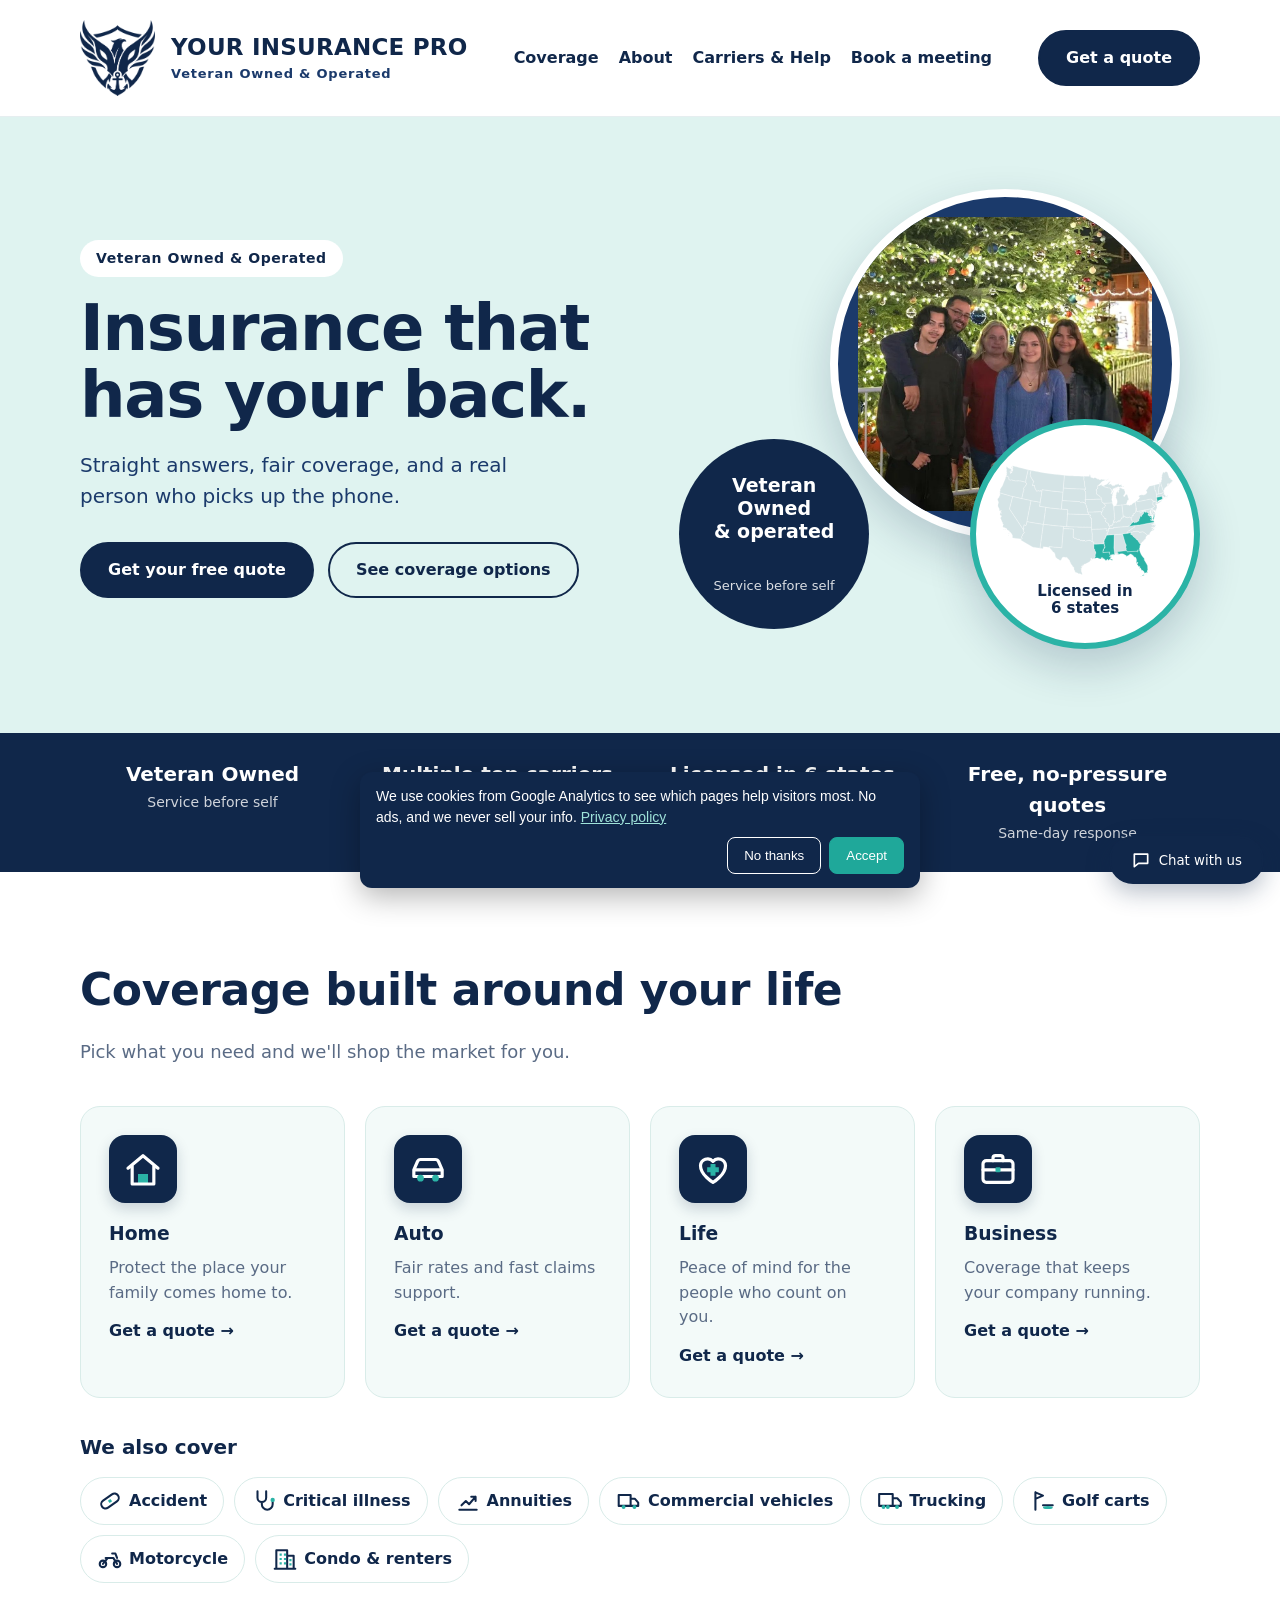
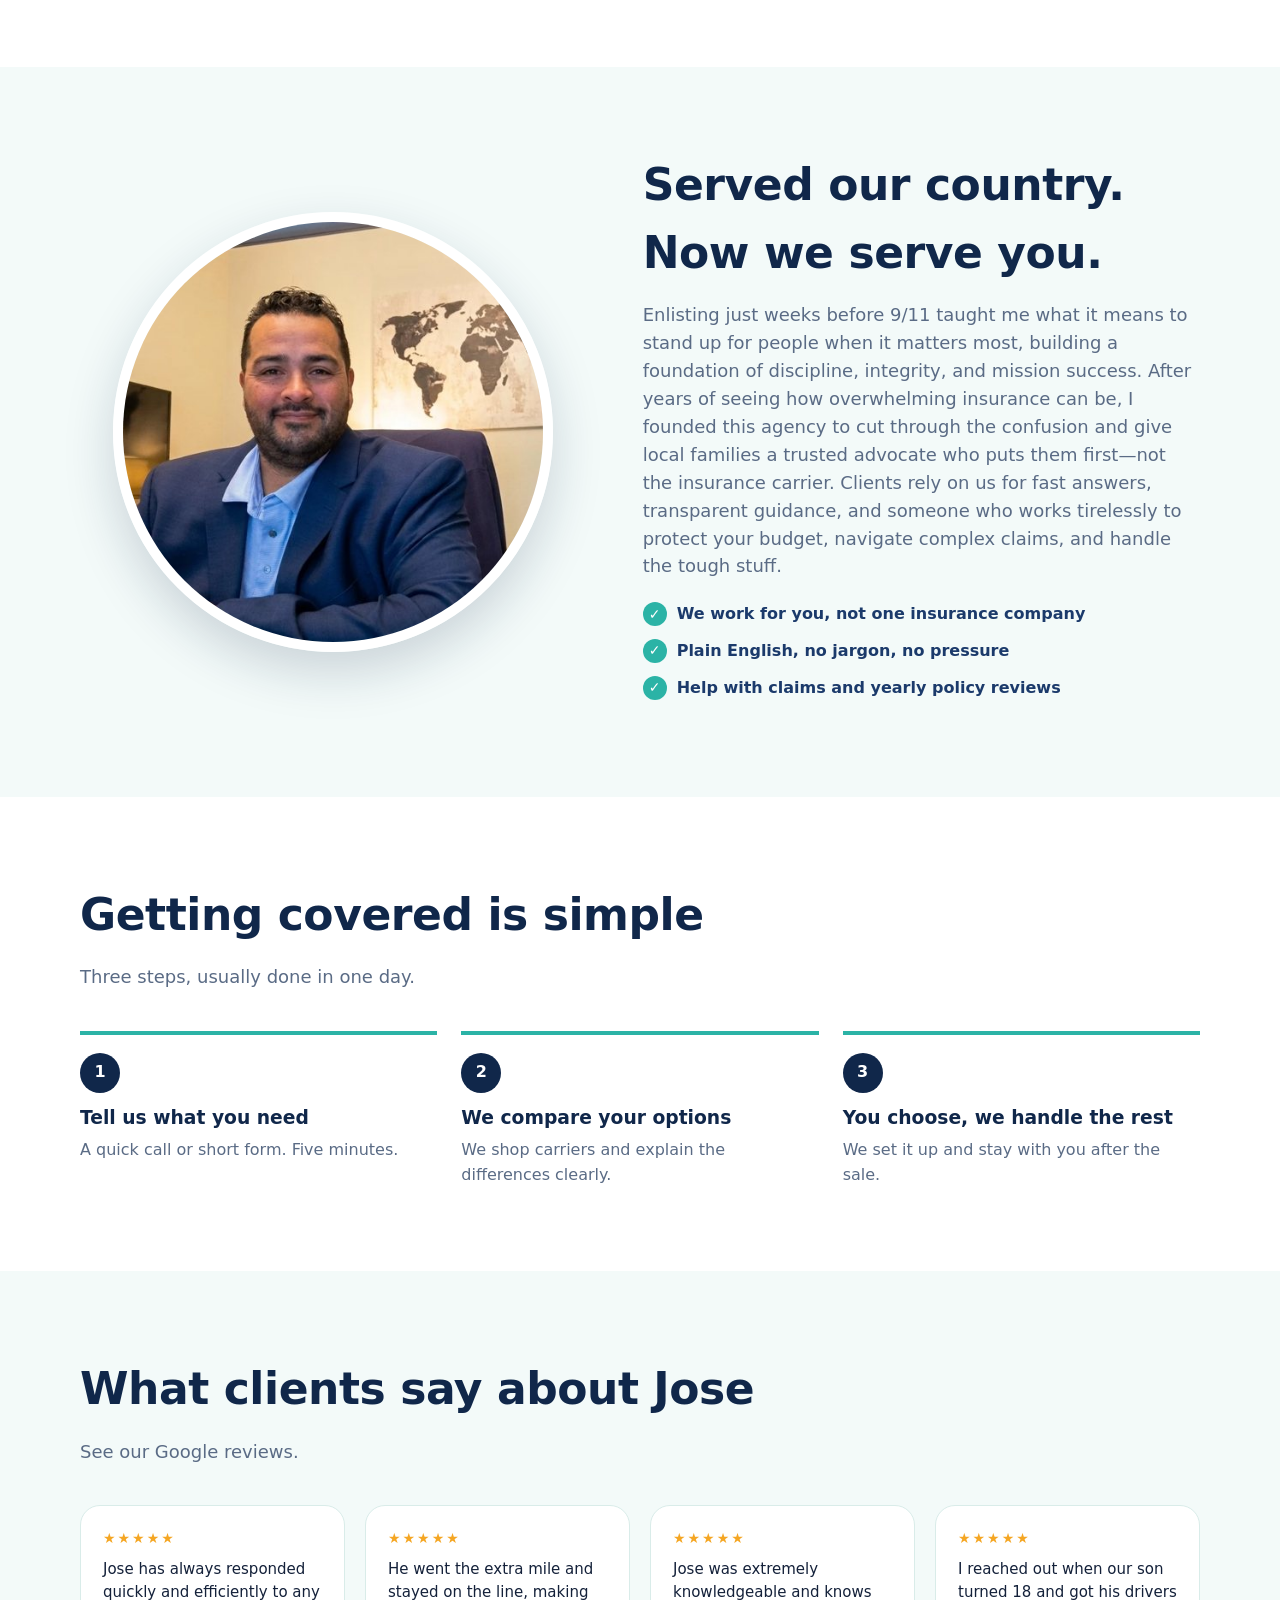
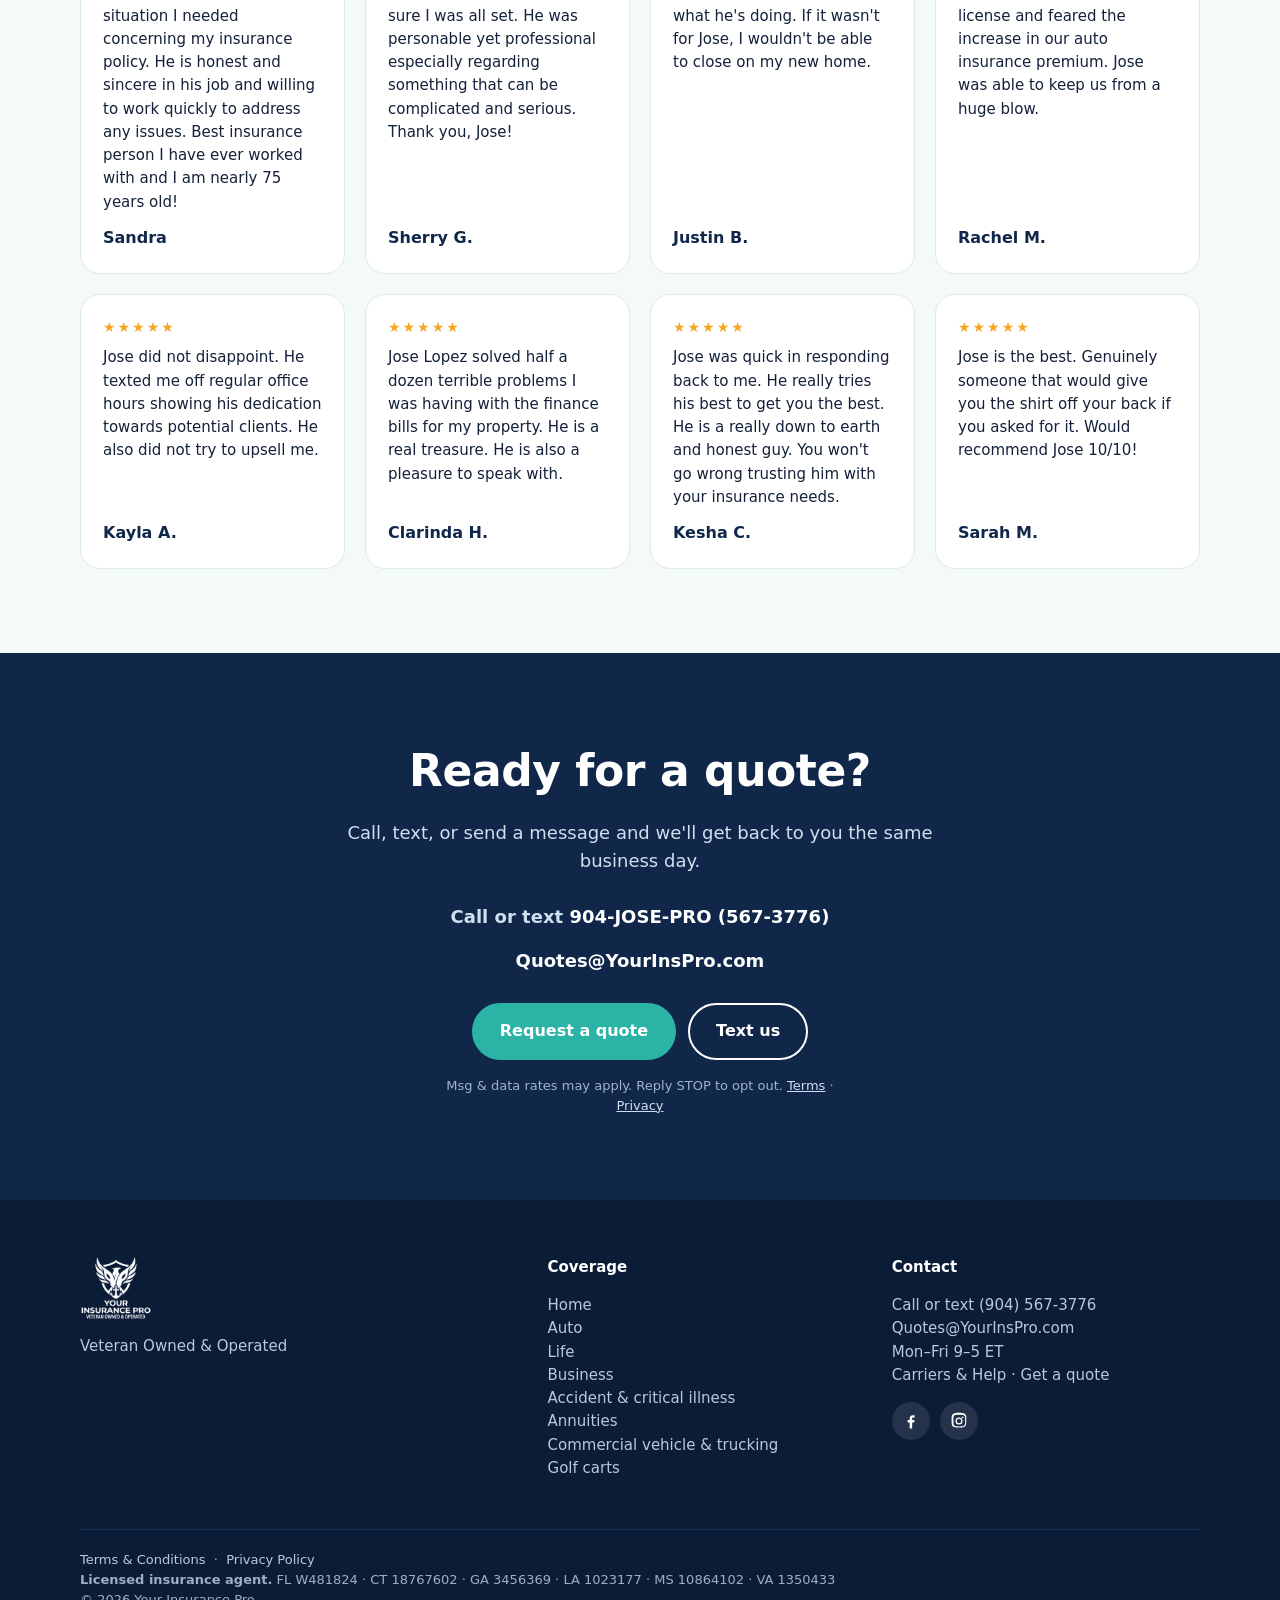
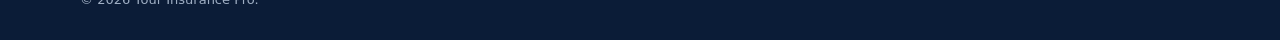
<file: index.html>
<!doctype html>
<html lang="en">
<head>
<meta charset="utf-8">
<meta http-equiv="Content-Security-Policy" content="default-src 'self'; script-src 'self' 'unsafe-inline' https://static.cloudflareinsights.com https://www.googletagmanager.com; style-src 'self' 'unsafe-inline'; img-src 'self' data: https://*.google-analytics.com https://www.googletagmanager.com; font-src 'self'; connect-src 'self' https://formsubmit.co https://script.google.com https://script.googleusercontent.com https://cloudflareinsights.com https://*.google-analytics.com https://*.analytics.google.com https://www.googletagmanager.com; form-action 'self' https://formsubmit.co; frame-src 'none'; object-src 'none'; base-uri 'self'; upgrade-insecure-requests">
<meta name="referrer" content="strict-origin-when-cross-origin">
<script>if(top!==self){try{top.location=self.location}catch(e){document.documentElement.style.display='none'}}</script>
<link rel="canonical" href="https://yourinspro.com/">
<link rel="icon" type="image/png" href="assets/emblem.png">
<link rel="apple-touch-icon" href="assets/emblem.png">
<meta property="og:type" content="website">
<meta property="og:site_name" content="Your Insurance Pro">
<meta property="og:title" content="Your Insurance Pro | Veteran-Owned Insurance">
<meta property="og:description" content="Veteran Owned &amp; Operated insurance agency. Clear advice, honest quotes, and service you can count on.">
<meta property="og:url" content="https://yourinspro.com/">
<meta property="og:image" content="https://yourinspro.com/assets/logo.png">
<meta name="twitter:card" content="summary">
<meta name="viewport" content="width=device-width, initial-scale=1">
<title>Your Insurance Pro | Veteran-Owned Insurance</title>
<meta name="description" content="Veteran Owned &amp; Operated insurance agency. Clear advice, honest quotes, and service you can count on.">
<style>
  :root{
    --navy:#10274a; --navy-2:#1b3a6b; --teal:#2bb3a6; --teal-soft:#dff3f0; --mist:#f3faf9;
    --ink:#14213a; --muted:#5a6b85; --white:#fff;
    --radius:20px; --max:1160px;
  }
  *{box-sizing:border-box} html{scroll-behavior:smooth;scroll-padding-top:136px} @media(max-width:700px){html{scroll-padding-top:100px}}
  body{margin:0;font-family:system-ui,-apple-system,"Segoe UI",Roboto,Arial,sans-serif;color:var(--ink);background:var(--white);line-height:1.55}
  img{max-width:100%;display:block}
  a{color:inherit}
  .wrap{max-width:var(--max);margin:0 auto;padding:0 20px}

  /* header */
  header{position:sticky;top:0;z-index:10;background:rgba(255,255,255,.94);backdrop-filter:blur(8px);border-bottom:1px solid #e6eef0}
  .bar{display:flex;align-items:center;justify-content:space-between;height:116px}
  .brand{display:flex;align-items:center;gap:16px;text-decoration:none;color:var(--navy);flex-shrink:0}
  .brand img{height:88px;width:auto}
  .brand-text{display:flex;flex-direction:column;line-height:1.1}
  .brand-text b{font-size:27px;font-weight:800;letter-spacing:.01em;white-space:nowrap}
  .brand-text small{font-size:13px;font-weight:600;letter-spacing:.06em;margin-top:6px;color:var(--navy-2);white-space:nowrap}
  nav ul{display:flex;gap:28px;list-style:none;margin:0;padding:0}
  nav{margin:0 28px}
  nav a{text-decoration:none;font-weight:600;color:var(--navy);white-space:nowrap} nav a:hover{color:var(--teal)}
  .btn{display:inline-block;background:var(--navy);color:#fff;padding:14px 26px;border-radius:999px;font-weight:700;text-decoration:none;border:2px solid var(--navy);transition:.2s;white-space:nowrap}
  .btn:hover{background:var(--teal);border-color:var(--teal)}
  .btn.ghost{background:transparent;color:var(--navy)} .btn.ghost:hover{background:var(--navy);color:#fff;border-color:var(--navy)}
  .actions{display:flex;gap:12px;align-items:center}
  .btn.ph{padding:12px 22px}
  .only-mobile{display:none}
  .addr:not(:empty){display:block}
  .contact-line{font-size:20px;font-weight:700}.contact-line a{text-decoration:none;color:#fff}
  .menu-btn{display:none;background:none;border:0;font-size:28px;color:var(--navy)}

  /* hero */
  .hero{background:var(--teal-soft);overflow:hidden;position:relative}
  .hero .wrap{display:grid;grid-template-columns:1.05fr 1fr;gap:40px;align-items:center;padding-top:72px;padding-bottom:84px}
  .eyebrow{display:inline-block;background:#fff;color:var(--navy);font-weight:700;font-size:14px;padding:8px 16px;border-radius:999px;letter-spacing:.04em}
  h1{font-size:clamp(38px,5.4vw,64px);line-height:1.05;margin:18px 0 18px;color:var(--navy);letter-spacing:-.02em}
  .lead{font-size:20px;color:var(--navy-2);max-width:34ch}
  .cta{display:flex;flex-wrap:wrap;gap:14px;margin-top:30px}
  .collage{position:relative;height:460px}
  .circle{position:absolute;border-radius:50%;overflow:hidden;display:grid;place-items:center;text-align:center;color:#fff;font-weight:700;padding:20px}
  .c1{width:350px;height:350px;right:20px;top:0;background:var(--navy-2);border:8px solid #fff;box-shadow:0 18px 44px rgba(16,39,74,.2)}
  .c1 img{width:100%;height:100%;object-fit:cover}
  .c1:has(.emb){background:#fff}
  .c1 .emb{width:78%;height:78%;object-fit:contain}
  .c1.has-photo{background:var(--navy-2)}
  .c2{width:190px;height:190px;left:6px;bottom:20px;background:var(--navy);line-height:1.2;font-size:19px}
  .c3{width:230px;height:230px;right:0;bottom:0;background:#fff;color:var(--navy);border:6px solid var(--teal);flex-direction:column;padding:26px 18px 14px;box-shadow:0 18px 44px rgba(16,39,74,.2);display:flex;align-items:center;justify-content:center;gap:6px}
  .c3 .map{width:100%;height:auto}
  .c3 span{font-size:15px;line-height:1.15;font-weight:800}
  .circle small{display:block;font-weight:500;opacity:.85;font-size:13px;margin-top:6px}
  /* PHOTO SLOTS: replace background with  url(assets/yourphoto.jpg) center/cover */

  /* trust strip */
  .trust{background:var(--navy);color:#fff}
  .trust .wrap{display:grid;grid-template-columns:repeat(4,1fr);gap:20px;padding-top:26px;padding-bottom:26px;text-align:center}
  .trust b{display:block;font-size:20px}
  .trust span{opacity:.8;font-size:14px}

  section{padding:84px 0}
  h2{font-size:clamp(30px,3.6vw,44px);color:var(--navy);margin:0 0 14px;letter-spacing:-.01em}
  .sub{color:var(--muted);font-size:18px;max-width:60ch;margin:0 0 40px}

  /* services */
  .cards{display:grid;grid-template-columns:repeat(4,1fr);gap:20px}
  .more-h{margin:34px 0 14px;color:var(--navy);font-size:20px}
  .chips{display:flex;flex-wrap:wrap;gap:10px}
  .chips a{display:inline-flex;align-items:center;gap:6px;padding:10px 16px;border-radius:999px;background:#fff;border:1px solid #d9ece9;color:var(--navy);font-weight:700;text-decoration:none;white-space:nowrap}
  .chips a:hover{border-color:var(--teal);color:var(--teal)}
  .card{background:var(--mist);border:1px solid #d9ece9;border-radius:var(--radius);padding:28px;transition:.2s}
  .card:hover{transform:translateY(-4px);box-shadow:0 14px 30px rgba(16,39,74,.1)}
  .ico{width:68px;height:68px;border-radius:16px;background:var(--navy);color:#fff;display:grid;place-items:center;margin-bottom:16px;box-shadow:0 6px 14px rgba(16,39,74,.18)}
  .ico svg{width:40px;height:40px}
  .chips .ci{width:26px;height:26px;color:var(--navy);flex:none}
  .chips a:hover .ci{color:var(--teal)}
  .card h3{margin:0 0 8px;color:var(--navy)} .card p{margin:0 0 14px;color:var(--muted)}
  .card a{font-weight:700;color:var(--navy);text-decoration:none} .card a:hover{color:var(--teal)}

  /* story */
  .story{background:var(--mist)}
  .story .wrap{display:grid;grid-template-columns:1fr 1.1fr;gap:56px;align-items:center}
  .portrait{aspect-ratio:1;border-radius:50%;overflow:hidden;max-width:440px;margin:0 auto;width:100%;border:10px solid #fff;box-shadow:0 20px 50px rgba(16,39,74,.18)}
  .portrait img{width:100%;height:100%;object-fit:cover}
  .checks{list-style:none;padding:0;margin:22px 0 0}
  .checks li{padding-left:34px;position:relative;margin:12px 0;color:var(--navy-2);font-weight:600}
  .checks li:before{content:"✓";position:absolute;left:0;top:0;width:24px;height:24px;border-radius:50%;background:var(--teal);color:#fff;display:grid;place-items:center;font-size:14px}

  /* steps */
  .steps{display:grid;grid-template-columns:repeat(3,1fr);gap:24px;counter-reset:s}
  .step{border-top:4px solid var(--teal);padding-top:18px}
  .step:before{counter-increment:s;content:counter(s);display:inline-grid;place-items:center;width:40px;height:40px;border-radius:50%;background:var(--navy);color:#fff;font-weight:800;margin-bottom:10px}
  .step h3{margin:0 0 6px;color:var(--navy)} .step p{margin:0;color:var(--muted)}

  /* quote band */
  .band{background:var(--navy);color:#fff;text-align:center}
  .band h2{color:#fff} .band p{color:#cfe0ef;max-width:52ch;margin:0 auto 28px;font-size:18px}
  .band .btn{background:var(--teal);border-color:var(--teal)} .band .btn:hover{background:#fff;color:var(--navy);border-color:#fff}
  .cta-row{display:flex;gap:12px;justify-content:center;flex-wrap:wrap}
  .band .btn.text-us{background:transparent;border-color:#fff;color:#fff} .band .btn.text-us:hover{background:#fff;color:var(--navy)}
  .band .sms-note{font-size:13px;margin:16px auto 0;color:#9fb3cc} .band .sms-note a{color:#cfe0ef}

  footer{background:#0b1c37;color:#b9c8dc;padding:56px 0 30px;font-size:15px}
  footer .grid{display:grid;grid-template-columns:1.4fr 1fr 1fr;gap:36px}
  footer img{height:64px;filter:brightness(0) invert(1);margin-bottom:12px}
  footer h4{color:#fff;margin:0 0 10px} footer a{text-decoration:none} footer a:hover{color:#fff}
  .social{display:flex;gap:10px;margin-top:14px}
  .social a{width:38px;height:38px;border-radius:50%;background:rgba(255,255,255,.1);display:flex;align-items:center;justify-content:center;transition:.2s}
  .social a[hidden]{display:none} .social a:hover{background:var(--teal)} .social svg{width:18px;height:18px;fill:#fff}
  .reviews{background:var(--mist)}
  .reviews .stars{color:#f5a623;letter-spacing:2px}
  .quotes{display:grid;grid-template-columns:repeat(4,1fr);gap:20px;margin-top:28px}
  .quotes figure{margin:0;background:#fff;border:1px solid #d9ece9;border-radius:var(--radius);padding:22px;display:flex;flex-direction:column}
  .quotes figure::before{content:"★★★★★";color:#f5a623;letter-spacing:2px;font-size:14px;margin-bottom:8px}
  .quotes blockquote{margin:0 0 12px;color:var(--ink);font-size:15px;flex:1}
  .quotes figcaption{font-weight:700;color:var(--navy)}
  @media(max-width:1100px){.quotes{grid-template-columns:repeat(2,1fr)}}
  @media(max-width:560px){.quotes{grid-template-columns:1fr}}
  .legal a{color:#dbe7f5}
  .legal{border-top:1px solid #1d3558;margin-top:34px;padding-top:20px;font-size:13px;opacity:.85}

  @media(max-width:1400px){nav ul{gap:20px} nav{margin:0 20px} .brand-text b{font-size:23px} .brand img{height:76px}}
  @media(max-width:1100px){nav ul{gap:16px} nav{margin:0 14px} nav a{white-space:nowrap;font-size:15px} .brand img{height:68px} .brand{gap:10px} .brand-text b{font-size:21px} .brand-text small{font-size:11px} .actions{gap:8px} .bar .btn{padding:10px 16px;font-size:14px}}
  @media(max-width:1560px){nav li.opt{display:none}}
  @media(max-width:900px){
    .hero .wrap,.story .wrap{grid-template-columns:1fr} .collage{height:380px}
    .cards{grid-template-columns:1fr 1fr} .steps{grid-template-columns:1fr} .trust .wrap{grid-template-columns:1fr 1fr}
    footer .grid{grid-template-columns:1fr} nav{display:none} .menu-btn{display:block}
  }
  @media(max-width:700px){.ph{display:none}.only-mobile{display:inline-block}.bar{height:84px}.brand img{height:62px}.brand{gap:10px}.brand-text b{font-size:17px}.brand-text small{font-size:9px;letter-spacing:.03em}.bar .btn{padding:10px 16px;font-size:14px}}
  @media(max-width:560px){.cards{grid-template-columns:1fr} .collage{height:420px} .c1{width:270px;height:270px;right:0} .c2{width:150px;height:150px;font-size:15px;bottom:10px} .c3{width:190px;height:190px;padding:20px 14px 10px} .c3 span{font-size:13px}}
</style>
</head>
<body>

<header>
  <div class="wrap bar">
    <a class="brand" href="#top" aria-label="Your Insurance Pro, Veteran Owned &amp; Operated, home">
      <img src="assets/emblem.png" alt="">
      <span class="brand-text"><b>YOUR INSURANCE PRO</b><small>Veteran Owned &amp; Operated</small></span>
    </a>
    <nav aria-label="Main"><ul>
      <li><a href="#services">Coverage</a></li>
      <li><a href="#about">About</a></li>
      <li class="opt"><a href="#process">How it works</a></li>
      <li class="opt"><a href="#contact">Contact</a></li>
      <li><a href="carriers.html">Carriers &amp; Help</a></li>
      <li><a href="book/">Book a meeting</a></li>
    </ul></nav>
    <div class="actions">
      <a class="btn" href="quote.html">Get a quote</a>
    </div>
  </div>
</header>

<main id="top">
  <section class="hero" style="padding:0">
    <div class="wrap">
      <div>
        <span class="eyebrow">Veteran Owned &amp; Operated</span>
        <h1 data-c="hero_headline">Insurance that has your back.</h1>
        <p class="lead" data-c="hero_lead">Straight answers, fair coverage, and a real person who picks up the phone.</p>
        <div class="cta">
          <a class="btn" href="quote.html">Get your free quote</a>
          <a class="btn ghost" href="#services">See coverage options</a>
          <a class="btn ghost only-mobile" href="carriers.html">Carriers &amp; Help</a>
        </div>
      </div>
      <div class="collage">
        <div class="circle c1"><img class="emb" data-c-src="hero_photo" data-c-focus="hero_focus" src="assets/emblem.png" alt="Your Insurance Pro emblem"></div>
        <div class="circle c2">Veteran Owned<br>&amp; operated<small>Service before self</small></div>
        <div class="circle c3"><img class="map" src="assets/licensed-map.svg" alt="Map of the United States with Florida, Georgia, Louisiana, Mississippi, Virginia and Connecticut highlighted"><span>Licensed in<br>6 states</span></div>
      </div>
    </div>
  </section>

  <div class="trust"><div class="wrap">
    <div><b>Veteran Owned</b><span>Service before self</span></div>
    <div><b data-c="carriers">Multiple top carriers</b><span data-c="carriers_note">Home, auto, life &amp; business carriers</span></div>
    <div><b>Licensed in 6 states</b><span>FL · GA · LA · MS · VA · CT</span></div>
    <div><b>Free, no-pressure quotes</b><span>Same-day response</span></div>
  </div></div>

  <section id="services"><div class="wrap">
    <h2>Coverage built around your life</h2>
    <p class="sub">Pick what you need and we'll shop the market for you.</p>
    <div class="cards">
      <div class="card"><div class="ico"><svg class="i" viewBox="0 0 24 24" aria-hidden="true"><path fill="#2bb3a6" d="M9 21v-6h6v6z"/><path fill="none" stroke="currentColor" stroke-width="1.9" stroke-linecap="round" stroke-linejoin="round" d="M3 11.5 12 4l9 7.5M5.5 9.5V21h13V9.5"/></svg></div><h3>Home</h3><p>Protect the place your family comes home to.</p><a href="quote.html">Get a quote →</a></div>
      <div class="card"><div class="ico"><svg class="i" viewBox="0 0 24 24" aria-hidden="true"><path fill="none" stroke="currentColor" stroke-width="1.9" stroke-linecap="round" stroke-linejoin="round" d="M3.5 16.5v-4l2.2-5A2 2 0 0 1 7.5 6.3h9a2 2 0 0 1 1.8 1.2l2.2 5v4H3.5zM3.5 12.5h17"/><circle fill="#2bb3a6" cx="7.5" cy="17.5" r="2"/><circle fill="#2bb3a6" cx="16.5" cy="17.5" r="2"/></svg></div><h3>Auto</h3><p>Fair rates and fast claims support.</p><a href="quote.html">Get a quote →</a></div>
      <div class="card"><div class="ico"><svg class="i" viewBox="0 0 24 24" aria-hidden="true"><path fill="none" stroke="currentColor" stroke-width="1.9" stroke-linecap="round" stroke-linejoin="round" d="M12 20s-7.5-4.4-7.5-10A4.3 4.3 0 0 1 12 7.4 4.3 4.3 0 0 1 19.5 10c0 5.6-7.5 10-7.5 10z"/><path fill="#2bb3a6" d="M10.5 9.5h3v2h2v3h-2v2h-3v-2h-2v-3h2z" transform="translate(0 -.5) scale(1)"/></svg></div><h3>Life</h3><p>Peace of mind for the people who count on you.</p><a href="quote.html#life">Get a quote →</a></div>
      <div class="card"><div class="ico"><svg class="i" viewBox="0 0 24 24" aria-hidden="true"><rect fill="none" stroke="currentColor" stroke-width="1.9" stroke-linecap="round" stroke-linejoin="round" x="3" y="7" width="18" height="13" rx="2"/><path fill="none" stroke="currentColor" stroke-width="1.9" stroke-linecap="round" stroke-linejoin="round" d="M9 7V5.5A1.5 1.5 0 0 1 10.5 4h3A1.5 1.5 0 0 1 15 5.5V7M3 12.5h18"/><rect fill="#2bb3a6" x="10.5" y="11" width="3" height="3" rx=".6"/></svg></div><h3>Business</h3><p>Coverage that keeps your company running.</p><a href="quote.html">Get a quote →</a></div>
    </div>
    <h3 class="more-h">We also cover</h3>
    <div class="chips">
      <a href="quote.html"><svg class="ci" viewBox="0 0 24 24" aria-hidden="true"><rect fill="none" stroke="currentColor" stroke-width="1.9" stroke-linecap="round" stroke-linejoin="round" x="3" y="8" width="18" height="8" rx="4" transform="rotate(-35 12 12)"/><path fill="#2bb3a6" d="M10.6 10.6h2.8v2.8h-2.8z" transform="rotate(-35 12 12)"/></svg>Accident</a>
      <a href="quote.html"><svg class="ci" viewBox="0 0 24 24" aria-hidden="true"><path fill="none" stroke="currentColor" stroke-width="1.9" stroke-linecap="round" stroke-linejoin="round" d="M6 3v6a4 4 0 0 0 8 0V3M10 13v2a5 5 0 0 0 10 0v-2"/><circle fill="#2bb3a6" cx="20" cy="11" r="2"/></svg>Critical illness</a>
      <a href="quote.html"><svg class="ci" viewBox="0 0 24 24" aria-hidden="true"><path fill="none" stroke="currentColor" stroke-width="1.9" stroke-linecap="round" stroke-linejoin="round" d="M4 20h16M6 16l4-4 3 3 6-7M15 8h4v4"/></svg>Annuities</a>
      <a href="quote.html"><svg class="ci" viewBox="0 0 24 24" aria-hidden="true"><path fill="none" stroke="currentColor" stroke-width="1.9" stroke-linecap="round" stroke-linejoin="round" d="M2.5 6.5h11v10h-11zM13.5 10h4l3 3.5v3h-7"/><circle fill="#2bb3a6" cx="7" cy="17.5" r="1.8"/><circle fill="#2bb3a6" cx="17" cy="17.5" r="1.8"/></svg>Commercial vehicles</a>
      <a href="quote.html"><svg class="ci" viewBox="0 0 24 24" aria-hidden="true"><path fill="none" stroke="currentColor" stroke-width="1.9" stroke-linecap="round" stroke-linejoin="round" d="M2 5.5h12.5v11H2zM14.5 9.5h4.2L22 13v3.5h-7.5"/><circle fill="#2bb3a6" cx="6" cy="17.5" r="1.8"/><circle fill="#2bb3a6" cx="10" cy="17.5" r="1.8"/><circle fill="#2bb3a6" cx="18.5" cy="17.5" r="1.8"/></svg>Trucking</a>
      <a href="quote.html"><svg class="ci" viewBox="0 0 24 24" aria-hidden="true"><path fill="none" stroke="currentColor" stroke-width="1.9" stroke-linecap="round" stroke-linejoin="round" d="M5 4v16M5 4l7 3-7 3"/><path fill="none" stroke="currentColor" stroke-width="1.9" stroke-linecap="round" stroke-linejoin="round" d="M12 16h9"/><ellipse fill="#2bb3a6" cx="16.5" cy="18" rx="4.5" ry="1.4"/></svg>Golf carts</a>
      <a href="quote.html"><svg class="ci" viewBox="0 0 24 24" aria-hidden="true"><circle fill="none" stroke="currentColor" stroke-width="1.9" stroke-linecap="round" stroke-linejoin="round" cx="5.5" cy="16.5" r="3"/><circle fill="none" stroke="currentColor" stroke-width="1.9" stroke-linecap="round" stroke-linejoin="round" cx="18.5" cy="16.5" r="3"/><path fill="none" stroke="currentColor" stroke-width="1.9" stroke-linecap="round" stroke-linejoin="round" d="M5.5 16.5 10 11h5l3.5 5.5M14 7h3l1.5 4M8 11h6"/></svg>Motorcycle</a>
      <a href="quote.html"><svg class="ci" viewBox="0 0 24 24" aria-hidden="true"><path fill="none" stroke="currentColor" stroke-width="1.9" stroke-linecap="round" stroke-linejoin="round" d="M4 21V4h10v17M14 9h6v12M2.5 21h19"/><path fill="#2bb3a6" d="M7 7h2v2H7zm4 0h2v2h-2zM7 11h2v2H7zm4 0h2v2h-2zM7 15h2v2H7zm4 0h2v2h-2zm5-3h2v2h-2zm0 4h2v2h-2z"/></svg>Condo &amp; renters</a>
    </div>
  </div></section>

  <section class="story" id="about"><div class="wrap">
    <div class="portrait"><img data-c-src="portrait_photo" data-c-focus="portrait_focus" src="assets/portrait.jpg" alt="Owner of Your Insurance Pro, veteran and licensed insurance agent" style="object-position:41% 50%"></div>
    <div>
      <h2 data-c="story_title">Served our country. Now we serve you.</h2>
      <p class="sub" style="margin-bottom:0" data-c="story_text">Enlisting just weeks before 9/11 taught me what it means to stand up for people when it matters most, building a foundation of discipline, integrity, and mission success. After years of seeing how overwhelming insurance can be, I founded this agency to cut through the confusion and give local families a trusted advocate who puts them first—not the insurance carrier. Clients rely on us for fast answers, transparent guidance, and someone who works tirelessly to protect your budget, navigate complex claims, and handle the tough stuff.</p>
      <ul class="checks">
        <li>We work for you, not one insurance company</li>
        <li>Plain English, no jargon, no pressure</li>
        <li>Help with claims and yearly policy reviews</li>
      </ul>
    </div>
  </div></section>

  <section id="process"><div class="wrap">
    <h2>Getting covered is simple</h2>
    <p class="sub">Three steps, usually done in one day.</p>
    <div class="steps">
      <div class="step"><h3>Tell us what you need</h3><p>A quick call or short form. Five minutes.</p></div>
      <div class="step"><h3>We compare your options</h3><p>We shop carriers and explain the differences clearly.</p></div>
      <div class="step"><h3>You choose, we handle the rest</h3><p>We set it up and stay with you after the sale.</p></div>
    </div>
  </div></section>

  <section class="reviews" id="reviews"><div class="wrap">
    <h2>What clients say about Jose</h2>
    <p class="sub">See our Google reviews.</p>
    <div class="quotes">
      <figure><blockquote>Jose has always responded quickly and efficiently to any situation I needed concerning my insurance policy. He is honest and sincere in his job and willing to work quickly to address any issues. Best insurance person I have ever worked with and I am nearly 75 years old!</blockquote><figcaption>Sandra</figcaption></figure>
      <figure><blockquote>He went the extra mile and stayed on the line, making sure I was all set. He was personable yet professional especially regarding something that can be complicated and serious. Thank you, Jose!</blockquote><figcaption>Sherry G.</figcaption></figure>
      <figure><blockquote>Jose was extremely knowledgeable and knows what he's doing. If it wasn't for Jose, I wouldn't be able to close on my new home.</blockquote><figcaption>Justin B.</figcaption></figure>
      <figure><blockquote>I reached out when our son turned 18 and got his drivers license and feared the increase in our auto insurance premium. Jose was able to keep us from a huge blow.</blockquote><figcaption>Rachel M.</figcaption></figure>
      <figure><blockquote>Jose did not disappoint. He texted me off regular office hours showing his dedication towards potential clients. He also did not try to upsell me.</blockquote><figcaption>Kayla A.</figcaption></figure>
      <figure><blockquote>Jose Lopez solved half a dozen terrible problems I was having with the finance bills for my property. He is a real treasure. He is also a pleasure to speak with.</blockquote><figcaption>Clarinda H.</figcaption></figure>
      <figure><blockquote>Jose was quick in responding back to me. He really tries his best to get you the best. He is a really down to earth and honest guy. You won't go wrong trusting him with your insurance needs.</blockquote><figcaption>Kesha C.</figcaption></figure>
      <figure><blockquote>Jose is the best. Genuinely someone that would give you the shirt off your back if you asked for it. Would recommend Jose 10/10!</blockquote><figcaption>Sarah M.</figcaption></figure>
    </div>
  </div></section>

  <section class="band" id="contact"><div class="wrap">
    <h2>Ready for a quote?</h2>
    <p>Call, text, or send a message and we'll get back to you the same business day.</p>
    <p class="contact-line">Call or text <a data-c-tel="phone" href="tel:9045673776">904-JOSE-PRO (567-3776)</a></p>
    <p class="contact-line" style="margin-top:-12px"><a data-c-mailto="quote_email" data-c="quote_email" href="mailto:Quotes@YourInsPro.com">Quotes@YourInsPro.com</a></p>
    <div class="cta-row"><a class="btn" href="quote.html">Request a quote</a> <a class="btn text-us" href="sms:+19045673776">Text us</a></div>
    <p class="sms-note">Msg &amp; data rates may apply. Reply STOP to opt out. <a href="terms.html">Terms</a> · <a href="privacy.html">Privacy</a></p>
  </div></section>
</main>

<footer><div class="wrap">
  <div class="grid">
    <div><img src="assets/logo.png" alt=""><p>Veteran Owned &amp; Operated<span class="addr" data-c="address"></span></p></div>
    <div><h4>Coverage</h4><p><a href="#services">Home</a><br><a href="#services">Auto</a><br><a href="quote.html#life">Life</a><br><a href="quote.html#request">Business</a><br><a href="#services">Accident &amp; critical illness</a><br><a href="#services">Annuities</a><br><a href="#services">Commercial vehicle &amp; trucking</a><br><a href="#services">Golf carts</a></p></div>
    <div><h4>Contact</h4><p>Call or text <span data-c="phone">(904) 567-3776</span><br><span data-c="quote_email">Quotes@YourInsPro.com</span><br><span data-c="hours">Mon–Fri 9–5 ET</span><br><a href="carriers.html">Carriers &amp; Help</a> · <a href="quote.html">Get a quote</a></p>
      <div class="social" aria-label="Follow Your Insurance Pro">
        <a data-c-social="facebook_url" href="https://www.facebook.com/YourInsuranceProLLC" target="_blank" rel="noopener" aria-label="Facebook"><svg viewBox="0 0 24 24"><path d="M13.5 22v-8h2.7l.4-3.2h-3.1V8.8c0-.9.3-1.5 1.6-1.5h1.7V4.4c-.3 0-1.3-.1-2.5-.1-2.4 0-4.1 1.5-4.1 4.2v2.3H7.5V14h2.7v8h3.3z"/></svg></a>
        <a data-c-social="instagram_url" href="" target="_blank" rel="noopener" aria-label="Instagram" hidden><svg viewBox="0 0 24 24"><path d="M12 7.3A4.7 4.7 0 1 0 12 16.7 4.7 4.7 0 0 0 12 7.3zm0 7.7a3 3 0 1 1 0-6 3 3 0 0 1 0 6zm4.9-8.9a1.1 1.1 0 1 0 0 2.2 1.1 1.1 0 0 0 0-2.2zM21.9 7.1c-.1-1.6-.4-3-1.6-4.2S17.5 1.3 15.9 1.2C14.3 1.1 9.7 1.1 8.1 1.2 6.5 1.3 5.1 1.6 3.9 2.8S2.3 5.5 2.2 7.1c-.1 1.6-.1 6.2 0 7.8.1 1.6.4 3 1.6 4.2s2.6 1.5 4.2 1.6c1.6.1 6.2.1 7.8 0 1.6-.1 3-.4 4.2-1.6s1.5-2.6 1.6-4.2c.1-1.6.1-6.2 0-7.8zM19.8 17a3.2 3.2 0 0 1-1.8 1.8c-1.3.5-4.2.4-5.6.4s-4.3.1-5.6-.4A3.2 3.2 0 0 1 5 17c-.5-1.3-.4-4.2-.4-5.6s-.1-4.3.4-5.6A3.2 3.2 0 0 1 6.8 4c1.3-.5 4.2-.4 5.6-.4s4.3-.1 5.6.4a3.2 3.2 0 0 1 1.8 1.8c.5 1.3.4 4.2.4 5.6s.1 4.3-.4 5.6z"/></svg></a>
        <a data-c-social="linkedin_url" href="" target="_blank" rel="noopener" aria-label="LinkedIn" hidden><svg viewBox="0 0 24 24"><path d="M20.4 20.5h-3.6v-5.6c0-1.3 0-3-1.8-3s-2.1 1.4-2.1 2.9v5.7H9.3V9h3.4v1.6h.1c.5-.9 1.6-1.8 3.4-1.8 3.6 0 4.3 2.4 4.3 5.5v6.2zM5.3 7.4a2.1 2.1 0 1 1 0-4.2 2.1 2.1 0 0 1 0 4.2zM7.1 20.5H3.5V9h3.6v11.5zM22.2 0H1.8C.8 0 0 .8 0 1.7v20.6c0 .9.8 1.7 1.8 1.7h20.4c1 0 1.8-.8 1.8-1.7V1.7C24 .8 23.2 0 22.2 0z"/></svg></a>
      </div>
    </div>
  </div>
  <div class="legal"><a href="terms.html">Terms &amp; Conditions</a> &nbsp;·&nbsp; <a href="privacy.html">Privacy Policy</a><br><b>Licensed insurance agent.</b> FL W481824 · CT 18767602 · GA 3456369 · LA 1023177 · MS 10864102 · VA 1350433<br>© 2026 Your Insurance Pro.</div>
</div></footer>

<script>
/* Fills the page from content/site.json (edited through the Pages CMS editor).
   Anything left empty keeps the text already written in the page. */
function applyContent(c){
  var q=function(sel,fn){document.querySelectorAll(sel).forEach(fn)};
  q('[data-c]',function(e){var v=c[e.dataset.c];if(v)e.textContent=v});
  q('[data-c-src]',function(e){var v=c[e.dataset.cSrc];if(v&&!/^[a-z][a-z0-9+.-]*:/i.test(String(v))){e.src=v;e.classList.remove('emb');if(e.parentNode)e.parentNode.classList.add('has-photo')}});
  q('[data-c-focus]',function(e){var v=c[e.dataset.cFocus];if(v)e.style.objectPosition=v});
  var safe=function(v){v=String(v||'').trim();return /^(https:|tel:|sms:|mailto:)/i.test(v)?v:''};
  q('[data-c-href]',function(e){var v=safe(c[e.dataset.cHref]);if(v)e.href=v});
  q('[data-c-mailto]',function(e){var v=c[e.dataset.cMailto];if(v)e.href='mailto:'+v});
  q('[data-c-tel]',function(e){var v=c[e.dataset.cTel];if(v)e.href='tel:'+String(v).replace(/[^+\d]/g,'')});
  q('[data-c-social]',function(e){var v=safe(c[e.dataset.cSocial]);if(v){e.href=v;e.hidden=false}});
}
window.applyContent=applyContent;
fetch('content/site.json',{cache:'no-cache'}).then(function(r){return r.ok?r.json():{}}).then(applyContent).catch(function(){});
</script>
<script src="assets/chat-widget.js" defer></script>
<script src="assets/analytics.js" defer></script>
</body>
</html>
</file>
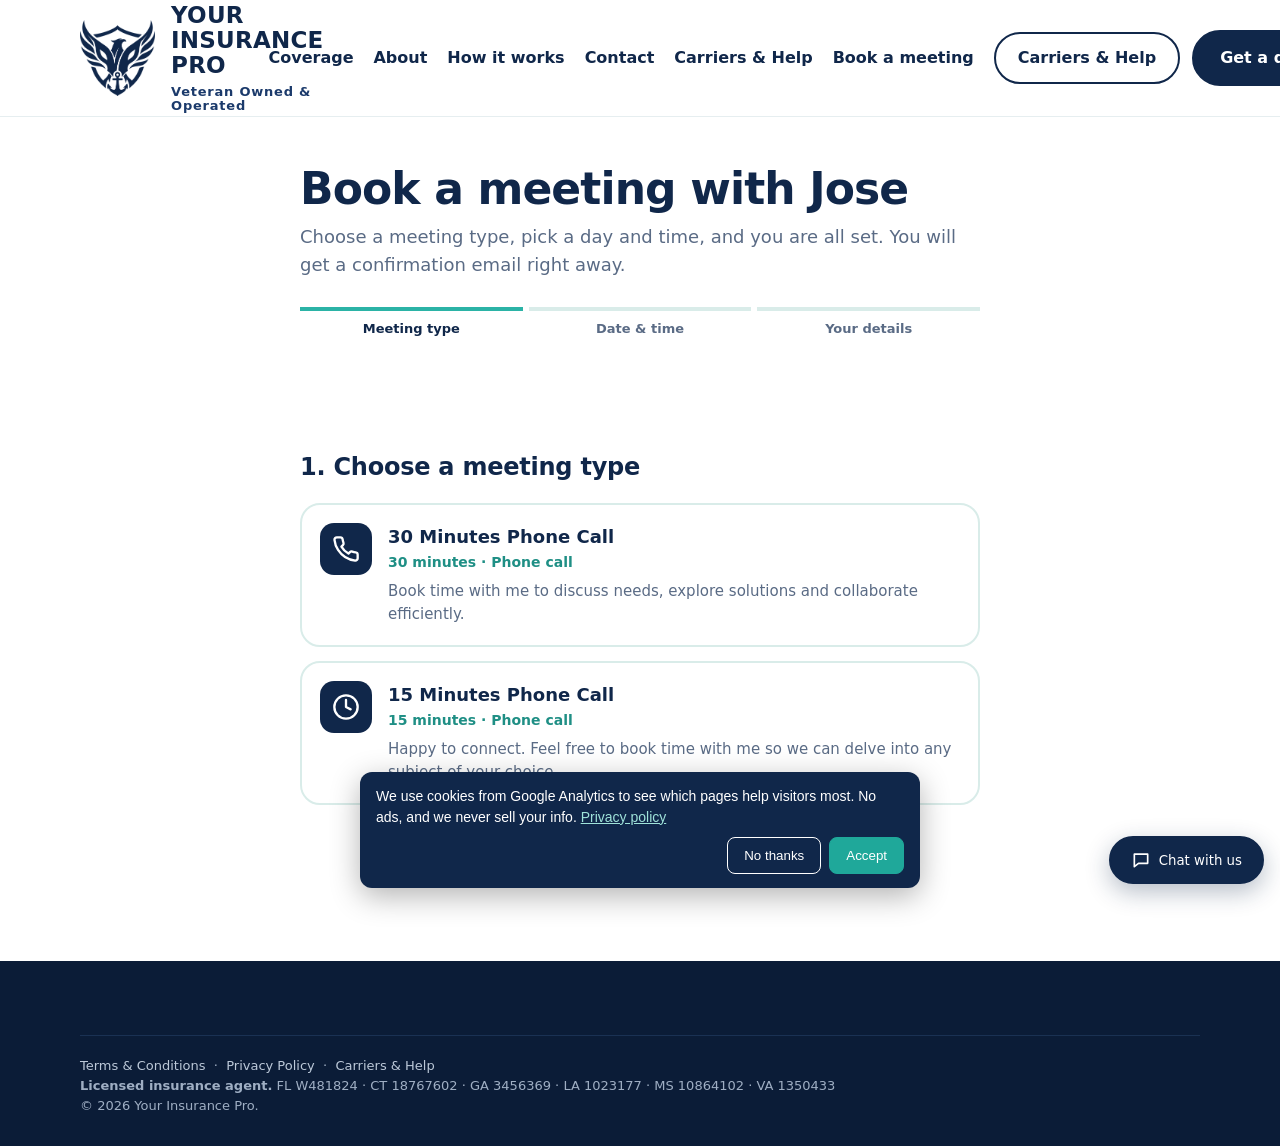
<file: book/index.html>
<!doctype html>
<html lang="en">
<head>
<meta charset="utf-8">
<meta http-equiv="Content-Security-Policy" content="default-src 'self'; script-src 'self' 'unsafe-inline' https://static.cloudflareinsights.com https://www.googletagmanager.com; style-src 'self' 'unsafe-inline'; img-src 'self' data: https://*.google-analytics.com https://www.googletagmanager.com; font-src 'self'; connect-src 'self' https://formsubmit.co https://script.google.com https://script.googleusercontent.com https://cloudflareinsights.com https://*.google-analytics.com https://*.analytics.google.com https://www.googletagmanager.com; form-action 'self' https://formsubmit.co; frame-src 'none'; object-src 'none'; base-uri 'self'; upgrade-insecure-requests">
<meta name="referrer" content="strict-origin-when-cross-origin">
<script>if(top!==self){try{top.location=self.location}catch(e){document.documentElement.style.display='none'}}</script>
<link rel="canonical" href="https://yourinspro.com/book/">
<link rel="icon" type="image/png" href="../assets/emblem.png">
<link rel="apple-touch-icon" href="../assets/emblem.png">
<meta property="og:type" content="website">
<meta property="og:site_name" content="Your Insurance Pro">
<meta property="og:title" content="Book a Meeting | Your Insurance Pro">
<meta property="og:description" content="Book a phone call with Jose Lopez at Your Insurance Pro. Pick a day and time that works for you.">
<meta property="og:url" content="https://yourinspro.com/book/">
<meta property="og:image" content="https://yourinspro.com/assets/logo.png">
<meta name="twitter:card" content="summary">
<meta name="viewport" content="width=device-width, initial-scale=1">
<title>Book a Meeting | Your Insurance Pro</title>
<meta name="description" content="Book a phone call with Jose Lopez at Your Insurance Pro. Pick a day and time that works for you.">
<style>:root{--bk-title:var(--navy);--bk-muted:var(--muted);--bk-accent:var(--teal);--bk-accent-dark:#1f8f85;--bk-soft:var(--teal-soft);--bk-border:#d9ece9;--bk-r:var(--radius);--bk-icbg:var(--navy);--bk-icfg:#fff;--bk-head:inherit}

  :root{
    --navy:#10274a; --navy-2:#1b3a6b; --teal:#2bb3a6; --teal-soft:#dff3f0; --mist:#f3faf9;
    --ink:#14213a; --muted:#5a6b85; --white:#fff;
    --radius:20px; --max:1160px;
  }
  *{box-sizing:border-box} html{scroll-behavior:smooth;scroll-padding-top:136px} @media(max-width:700px){html{scroll-padding-top:100px}}
  body{margin:0;font-family:system-ui,-apple-system,"Segoe UI",Roboto,Arial,sans-serif;color:var(--ink);background:var(--white);line-height:1.55}
  img{max-width:100%;display:block}
  a{color:inherit}
  .wrap{max-width:var(--max);margin:0 auto;padding:0 20px}

  /* header */
  header{position:sticky;top:0;z-index:10;background:rgba(255,255,255,.94);backdrop-filter:blur(8px);border-bottom:1px solid #e6eef0}
  .bar{display:flex;align-items:center;justify-content:space-between;height:116px}
  .brand{display:flex;align-items:center;gap:16px;text-decoration:none;color:var(--navy)}
  .brand img{height:88px;width:auto}
  .brand-text{display:flex;flex-direction:column;line-height:1.1}
  .brand-text b{font-size:27px;font-weight:800;letter-spacing:.01em}
  .brand-text small{font-size:13px;font-weight:600;letter-spacing:.06em;margin-top:6px;color:var(--navy-2)}
  nav ul{display:flex;gap:28px;list-style:none;margin:0;padding:0}
  nav{margin:0 28px}
  nav a{text-decoration:none;font-weight:600;color:var(--navy);white-space:nowrap} nav a:hover{color:var(--teal)}
  .btn{display:inline-block;background:var(--navy);color:#fff;padding:14px 26px;border-radius:999px;font-weight:700;text-decoration:none;border:2px solid var(--navy);transition:.2s;white-space:nowrap}
  .btn:hover{background:var(--teal);border-color:var(--teal)}
  .btn.ghost{background:transparent;color:var(--navy)} .btn.ghost:hover{background:var(--navy);color:#fff;border-color:var(--navy)}
  .actions{display:flex;gap:12px;align-items:center}
  .btn.ph{padding:12px 22px}
  .only-mobile{display:none}
  .addr:not(:empty){display:block}
  .contact-line{font-size:20px;font-weight:700}.contact-line a{text-decoration:none;color:#fff}
  .menu-btn{display:none;background:none;border:0;font-size:28px;color:var(--navy)}

  /* hero */
  .hero{background:var(--teal-soft);overflow:hidden;position:relative}
  .hero .wrap{display:grid;grid-template-columns:1.05fr 1fr;gap:40px;align-items:center;padding-top:72px;padding-bottom:84px}
  .eyebrow{display:inline-block;background:#fff;color:var(--navy);font-weight:700;font-size:14px;padding:8px 16px;border-radius:999px;letter-spacing:.04em}
  h1{font-size:clamp(38px,5.4vw,64px);line-height:1.05;margin:18px 0 18px;color:var(--navy);letter-spacing:-.02em}
  .lead{font-size:20px;color:var(--navy-2);max-width:34ch}
  .cta{display:flex;flex-wrap:wrap;gap:14px;margin-top:30px}
  .collage{position:relative;height:460px}
  .circle{position:absolute;border-radius:50%;overflow:hidden;display:grid;place-items:center;text-align:center;color:#fff;font-weight:700;padding:20px}
  .c1{width:350px;height:350px;right:20px;top:0;background:var(--navy-2);border:8px solid #fff;box-shadow:0 18px 44px rgba(16,39,74,.2)}
  .c1 img{width:100%;height:100%;object-fit:cover}
  .c1:has(.emb){background:#fff}
  .c1 .emb{width:78%;height:78%;object-fit:contain}
  .c1.has-photo{background:var(--navy-2)}
  .c2{width:190px;height:190px;left:6px;bottom:20px;background:var(--navy);line-height:1.2;font-size:19px}
  .c3{width:230px;height:230px;right:0;bottom:0;background:#fff;color:var(--navy);border:6px solid var(--teal);flex-direction:column;padding:26px 18px 14px;box-shadow:0 18px 44px rgba(16,39,74,.2);display:flex;align-items:center;justify-content:center;gap:6px}
  .c3 .map{width:100%;height:auto}
  .c3 span{font-size:15px;line-height:1.15;font-weight:800}
  .circle small{display:block;font-weight:500;opacity:.85;font-size:13px;margin-top:6px}
  /* PHOTO SLOTS: replace background with  url(assets/yourphoto.jpg) center/cover */

  /* trust strip */
  .trust{background:var(--navy);color:#fff}
  .trust .wrap{display:grid;grid-template-columns:repeat(4,1fr);gap:20px;padding-top:26px;padding-bottom:26px;text-align:center}
  .trust b{display:block;font-size:20px}
  .trust span{opacity:.8;font-size:14px}

  section{padding:84px 0}
  h2{font-size:clamp(30px,3.6vw,44px);color:var(--navy);margin:0 0 14px;letter-spacing:-.01em}
  .sub{color:var(--muted);font-size:18px;max-width:60ch;margin:0 0 40px}

  /* services */
  .cards{display:grid;grid-template-columns:repeat(4,1fr);gap:20px}
  .more-h{margin:34px 0 14px;color:var(--navy);font-size:20px}
  .chips{display:flex;flex-wrap:wrap;gap:10px}
  .chips a{display:inline-flex;align-items:center;gap:6px;padding:10px 16px;border-radius:999px;background:#fff;border:1px solid #d9ece9;color:var(--navy);font-weight:700;text-decoration:none;white-space:nowrap}
  .chips a:hover{border-color:var(--teal);color:var(--teal)}
  .card{background:var(--mist);border:1px solid #d9ece9;border-radius:var(--radius);padding:28px;transition:.2s}
  .card:hover{transform:translateY(-4px);box-shadow:0 14px 30px rgba(16,39,74,.1)}
  .ico{width:68px;height:68px;border-radius:16px;background:var(--navy);color:#fff;display:grid;place-items:center;margin-bottom:16px;box-shadow:0 6px 14px rgba(16,39,74,.18)}
  .ico svg{width:40px;height:40px}
  .chips .ci{width:26px;height:26px;color:var(--navy);flex:none}
  .chips a:hover .ci{color:var(--teal)}
  .card h3{margin:0 0 8px;color:var(--navy)} .card p{margin:0 0 14px;color:var(--muted)}
  .card a{font-weight:700;color:var(--navy);text-decoration:none} .card a:hover{color:var(--teal)}

  /* story */
  .story{background:var(--mist)}
  .story .wrap{display:grid;grid-template-columns:1fr 1.1fr;gap:56px;align-items:center}
  .portrait{aspect-ratio:1;border-radius:50%;overflow:hidden;max-width:440px;margin:0 auto;width:100%;border:10px solid #fff;box-shadow:0 20px 50px rgba(16,39,74,.18)}
  .portrait img{width:100%;height:100%;object-fit:cover}
  .checks{list-style:none;padding:0;margin:22px 0 0}
  .checks li{padding-left:34px;position:relative;margin:12px 0;color:var(--navy-2);font-weight:600}
  .checks li:before{content:"✓";position:absolute;left:0;top:0;width:24px;height:24px;border-radius:50%;background:var(--teal);color:#fff;display:grid;place-items:center;font-size:14px}

  /* steps */
  .steps{display:grid;grid-template-columns:repeat(3,1fr);gap:24px;counter-reset:s}
  .step{border-top:4px solid var(--teal);padding-top:18px}
  .step:before{counter-increment:s;content:counter(s);display:inline-grid;place-items:center;width:40px;height:40px;border-radius:50%;background:var(--navy);color:#fff;font-weight:800;margin-bottom:10px}
  .step h3{margin:0 0 6px;color:var(--navy)} .step p{margin:0;color:var(--muted)}

  /* quote band */
  .band{background:var(--navy);color:#fff;text-align:center}
  .band h2{color:#fff} .band p{color:#cfe0ef;max-width:52ch;margin:0 auto 28px;font-size:18px}
  .band .btn{background:var(--teal);border-color:var(--teal)} .band .btn:hover{background:#fff;color:var(--navy);border-color:#fff}
  .cta-row{display:flex;gap:12px;justify-content:center;flex-wrap:wrap}
  .band .btn.text-us{background:transparent;border-color:#fff;color:#fff} .band .btn.text-us:hover{background:#fff;color:var(--navy)}
  .band .sms-note{font-size:13px;margin:16px auto 0;color:#9fb3cc} .band .sms-note a{color:#cfe0ef}

  footer{background:#0b1c37;color:#b9c8dc;padding:56px 0 30px;font-size:15px}
  footer .grid{display:grid;grid-template-columns:1.4fr 1fr 1fr;gap:36px}
  footer img{height:64px;filter:brightness(0) invert(1);margin-bottom:12px}
  footer h4{color:#fff;margin:0 0 10px} footer a{text-decoration:none} footer a:hover{color:#fff}
  .social{display:flex;gap:10px;margin-top:14px}
  .social a{width:38px;height:38px;border-radius:50%;background:rgba(255,255,255,.1);display:flex;align-items:center;justify-content:center;transition:.2s}
  .social a[hidden]{display:none} .social a:hover{background:var(--teal)} .social svg{width:18px;height:18px;fill:#fff}
  .reviews{background:var(--mist)}
  .reviews .stars{color:#f5a623;letter-spacing:2px}
  .quotes{display:grid;grid-template-columns:repeat(4,1fr);gap:20px;margin-top:28px}
  .quotes figure{margin:0;background:#fff;border:1px solid #d9ece9;border-radius:var(--radius);padding:22px;display:flex;flex-direction:column}
  .quotes figure::before{content:"★★★★★";color:#f5a623;letter-spacing:2px;font-size:14px;margin-bottom:8px}
  .quotes blockquote{margin:0 0 12px;color:var(--ink);font-size:15px;flex:1}
  .quotes figcaption{font-weight:700;color:var(--navy)}
  @media(max-width:1100px){.quotes{grid-template-columns:repeat(2,1fr)}}
  @media(max-width:560px){.quotes{grid-template-columns:1fr}}
  .legal a{color:#dbe7f5}
  .legal{border-top:1px solid #1d3558;margin-top:34px;padding-top:20px;font-size:13px;opacity:.85}

  @media(max-width:1400px){nav ul{gap:20px} nav{margin:0 20px} .brand-text b{font-size:23px} .brand img{height:76px}}
  @media(max-width:1100px){nav ul{gap:16px} nav{margin:0 14px} nav a{white-space:nowrap;font-size:15px} .brand img{height:68px} .brand{gap:10px} .brand-text b{font-size:21px} .brand-text small{font-size:11px} .actions{gap:8px} .bar .btn{padding:10px 16px;font-size:14px}}
  @media(max-width:900px){
    .hero .wrap,.story .wrap{grid-template-columns:1fr} .collage{height:380px}
    .cards{grid-template-columns:1fr 1fr} .steps{grid-template-columns:1fr} .trust .wrap{grid-template-columns:1fr 1fr}
    footer .grid{grid-template-columns:1fr} nav{display:none} .menu-btn{display:block}
  }
  @media(max-width:700px){.ph{display:none}.only-mobile{display:inline-block}.bar{height:84px}.brand img{height:62px}.brand{gap:10px}.brand-text b{font-size:17px}.brand-text small{font-size:9px;letter-spacing:.03em}.bar .btn{padding:10px 16px;font-size:14px}}
  @media(max-width:560px){.cards{grid-template-columns:1fr} .collage{height:420px} .c1{width:270px;height:270px;right:0} .c2{width:150px;height:150px;font-size:15px;bottom:10px} .c3{width:190px;height:190px;padding:20px 14px 10px} .c3 span{font-size:13px}}

/* ---- booking page ---- */
.book{padding:48px 0 72px}
.bk-wrap{max-width:720px;margin:0 auto;padding:0 20px}
.bk-h1{font-family:inherit;font-size:clamp(30px,6vw,44px);line-height:1.1;margin:0 0 10px;color:var(--bk-title);text-align:left}
.bk-lead{color:var(--bk-muted);font-size:18px;margin:0 0 28px}
.book h2{font-family:inherit;font-size:24px;margin:0 0 16px;color:var(--bk-title);outline:none}
.book h3{font-size:18px;margin:24px 0 4px;color:var(--bk-title)}
.book .notice{background:var(--bk-soft);border:2px solid var(--bk-accent);border-radius:var(--bk-r);padding:22px;font-size:17px}
.book .notice p{margin:8px 0 0}
.book a{color:var(--bk-accent-dark);font-weight:700}
.progress{display:flex;gap:6px;list-style:none;margin:0 0 26px;padding:0}
.progress li{flex:1;text-align:center;font-size:13px;font-weight:700;color:var(--bk-muted);border-top:4px solid var(--bk-border);padding-top:8px}
.progress li.on{color:var(--bk-title);border-top-color:var(--bk-accent)}
.types{display:grid;gap:14px}
.type-card{display:flex;gap:16px;align-items:flex-start;text-align:left;width:100%;background:#fff;border:2px solid var(--bk-border);border-radius:var(--bk-r);padding:18px;cursor:pointer;font:inherit;color:inherit;transition:.15s}
.type-card:hover,.type-card:focus-visible{border-color:var(--bk-accent);box-shadow:0 8px 22px rgba(0,0,0,.08)}
.type-card .ic{flex:none;width:52px;height:52px;border-radius:14px;background:var(--bk-icbg);display:grid;place-items:center}
.type-card .ic svg{width:28px;height:28px;fill:none;stroke:var(--bk-icfg);stroke-width:2;stroke-linecap:round;stroke-linejoin:round}
.type-card .tx{display:block}
.type-card b{display:block;font-size:18px;color:var(--bk-title)}
.type-card em{display:block;font-style:normal;font-weight:700;color:var(--bk-accent-dark);font-size:14px;margin:2px 0 6px}
.type-card .d{display:block;color:var(--bk-muted);font-size:15px}
.type-card .loc{display:block;font-size:14px;font-weight:600;margin-top:6px}
.type-card .loc:empty{display:none}
.chosen{background:var(--bk-soft);border-radius:12px;padding:10px 14px;margin:0 0 18px;font-weight:600;display:flex;justify-content:space-between;gap:10px;flex-wrap:wrap}
.link{background:none;border:0;padding:0;font:inherit;font-weight:700;color:var(--bk-accent-dark);text-decoration:underline;cursor:pointer}
.cal{background:#fff;border:2px solid var(--bk-border);border-radius:var(--bk-r);padding:14px}
.cal-head{display:flex;align-items:center;justify-content:space-between;margin-bottom:8px}
.cal-head b{font-size:18px}
.cal .nav{width:44px;height:44px;border-radius:50%;border:2px solid var(--bk-border);background:#fff;cursor:pointer;display:grid;place-items:center}
.cal .nav svg{width:22px;height:22px;fill:none;stroke:var(--bk-title);stroke-width:2.5;stroke-linecap:round;stroke-linejoin:round}
.cal .nav:disabled{opacity:.35;cursor:not-allowed}
.dow,.cgrid{display:grid;grid-template-columns:repeat(7,1fr);gap:4px}
.dow span{text-align:center;font-size:12px;font-weight:700;color:var(--bk-muted);padding:4px 0}
.day{aspect-ratio:1;min-height:42px;border-radius:12px;border:2px solid transparent;background:transparent;font:inherit;font-size:16px;color:#b5b5b5;cursor:not-allowed}
.day.open{background:var(--bk-soft);color:var(--bk-title);font-weight:700;cursor:pointer;border-color:var(--bk-border)}
.day.open:hover,.day.open:focus-visible{border-color:var(--bk-accent)}
.day.sel{background:var(--bk-accent);color:#fff;border-color:var(--bk-accent)}
.day.today:not(.sel){text-decoration:underline}
.status{color:var(--bk-muted);font-size:15px;margin:10px 2px 0;min-height:1.2em}
.tzlabel{color:var(--bk-muted);margin:0 0 10px;font-size:15px}
.slots{display:grid;grid-template-columns:repeat(auto-fill,minmax(110px,1fr));gap:10px}
.slot{padding:12px 8px;border-radius:12px;border:2px solid var(--bk-accent);background:#fff;color:var(--bk-accent-dark);font:inherit;font-weight:700;cursor:pointer;min-height:46px}
.slot:hover,.slot:focus-visible{background:var(--bk-soft)}
.slot.sel{background:var(--bk-accent);color:#fff}
.nav-row{display:flex;gap:12px;justify-content:space-between;margin-top:26px}
.b-main,.b-ghost{font:inherit;font-weight:700;font-size:16px;padding:14px 26px;border-radius:999px;cursor:pointer;min-height:48px}
.b-main{background:var(--bk-accent);color:#fff;border:2px solid var(--bk-accent)}
.b-main:hover:not(:disabled){background:var(--bk-accent-dark);border-color:var(--bk-accent-dark)}
.b-main:disabled{opacity:.45;cursor:not-allowed}
.b-ghost{background:transparent;color:var(--bk-title);border:2px solid var(--bk-border)}
.book label{display:block;font-weight:700;margin:16px 0 6px}
.book input[type=text],.book input[type=email],.book input[type=tel],.book textarea{width:100%;font:inherit;font-size:16px;padding:12px 14px;border:2px solid var(--bk-border);border-radius:12px;background:#fff;color:inherit}
.book input:focus-visible,.book textarea:focus-visible,.book button:focus-visible{outline:3px solid var(--bk-accent);outline-offset:2px}
.book label.consent{display:flex;gap:10px;align-items:flex-start;font-weight:500;margin-top:20px}
.book label.consent input{width:22px;height:22px;flex:none;margin-top:2px}
.err{color:#b42318;font-size:14px;margin:4px 0 0;min-height:0}
.err-block{color:#b42318;font-weight:600}
.hp{position:absolute;left:-9999px;top:auto;width:1px;height:1px;overflow:hidden}
#done{text-align:center;padding:20px 0}
.ok-ic{width:72px;height:72px;border-radius:50%;background:var(--bk-accent);margin:0 auto 14px;display:grid;place-items:center}
.ok-ic svg{width:38px;height:38px;fill:none;stroke:#fff;stroke-width:3;stroke-linecap:round;stroke-linejoin:round}
.done-type{font-weight:700;margin:0}
.done-when{font-size:22px;font-weight:800;color:var(--bk-title);margin:6px 0 14px}
.small{color:var(--bk-muted);font-size:15px}
@media(max-width:480px){.type-card{padding:14px}.progress li{font-size:11px}}

footer{padding:40px 0 30px}
</style>
</head>
<body>

<header>
  <div class="wrap bar">
    <a class="brand" href="../index.html" aria-label="Your Insurance Pro, Veteran Owned &amp; Operated, home">
      <img src="../assets/emblem.png" alt="">
      <span class="brand-text"><b>YOUR INSURANCE PRO</b><small>Veteran Owned &amp; Operated</small></span>
    </a>
    <nav aria-label="Main"><ul>
      <li><a href="../index.html#services">Coverage</a></li>
      <li><a href="../index.html#about">About</a></li>
      <li><a href="../index.html#process">How it works</a></li>
      <li><a href="../index.html#contact">Contact</a></li>
      <li><a href="../carriers.html">Carriers &amp; Help</a></li>
      <li><a href="./" aria-current="page">Book a meeting</a></li>
    </ul></nav>
    <div class="actions">
      <a class="btn ghost ph" href="../carriers.html">Carriers &amp; Help</a>
      <a class="btn" href="../quote.html">Get a quote</a>
    </div>
  </div>
</header>

<main class="book">
  <div class="bk-wrap">
    <h1 class="bk-h1">Book a meeting with Jose</h1>
    <p class="bk-lead">Choose a meeting type, pick a day and time, and you are all set. You will get a confirmation email right away.</p>

    <div id="setup" class="notice" hidden>
      <b>Booking is being set up.</b>
      <p>Online scheduling will be ready very soon. In the meantime, please call or text Jose at <a href="tel:+19045673776">(904) 567-3776</a> and we will find a time that works.</p>
    </div>

    <div id="app">
      <ol id="progress" class="progress" aria-label="Booking steps">
        <li class="on">Meeting type</li><li>Date &amp; time</li><li>Your details</li>
      </ol>

      <section id="step1" aria-labelledby="h-1">
        <h2 id="h-1">1. Choose a meeting type</h2>
        <div id="types" class="types"></div>
      </section>

      <section id="step2" hidden aria-labelledby="h-2">
        <h2 id="h-2">2. Pick a date and time</h2>
        <p class="chosen"><span id="chosen"></span> <button type="button" class="link" id="back1">Change</button></p>
        <div class="cal">
          <div class="cal-head">
            <button type="button" id="prevMonth" class="nav" aria-label="Previous month"><svg viewBox="0 0 24 24" aria-hidden="true"><path d="m15 18-6-6 6-6"/></svg></button>
            <b id="monthLabel" aria-live="polite"></b>
            <button type="button" id="nextMonth" class="nav" aria-label="Next month"><svg viewBox="0 0 24 24" aria-hidden="true"><path d="m9 6 6 6-6 6"/></svg></button>
          </div>
          <div class="dow" aria-hidden="true"><span>Su</span><span>Mo</span><span>Tu</span><span>We</span><span>Th</span><span>Fr</span><span>Sa</span></div>
          <div id="calGrid" class="cgrid"></div>
          <p id="calStatus" class="status" role="status"></p>
        </div>
        <div id="slotsWrap" hidden>
          <h3 id="slotsTitle"></h3>
          <p class="tzlabel">All times are shown in <b>Eastern Time</b></p>
          <div id="slots" class="slots"></div>
          <p id="slotStatus" class="status" role="status"></p>
        </div>
        <div class="nav-row">
          <button type="button" class="b-ghost" id="back1b" onclick="document.getElementById('back1').click()">Back</button>
          <button type="button" class="b-main" id="toForm" disabled>Continue</button>
        </div>
      </section>

      <section id="step3" hidden aria-labelledby="h-3">
        <h2 id="h-3">3. Your details</h2>
        <p class="chosen"><span id="summary"></span> <button type="button" class="link" id="back2">Change</button></p>
        <form id="bookForm" novalidate>
          <label for="f-name">Full name</label>
          <input id="f-name" name="name" type="text" autocomplete="name" maxlength="100" required>
          <p class="err" id="e-name" role="alert"></p>
          <label for="f-email">Email</label>
          <input id="f-email" name="email" type="email" autocomplete="email" maxlength="150" required>
          <p class="err" id="e-email" role="alert"></p>
          <label for="f-phone">Phone</label>
          <input id="f-phone" name="phone" type="tel" autocomplete="tel" maxlength="30" required>
          <p class="err" id="e-phone" role="alert"></p>
          <label for="f-notes">Anything we should know? (optional)</label>
          <textarea id="f-notes" name="notes" rows="3" maxlength="1000"></textarea>
          <div class="hp" aria-hidden="true">
            <label for="website">Leave this field empty</label>
            <input id="website" name="website" type="text" tabindex="-1" autocomplete="off">
          </div>
          <label class="consent"><input id="f-consent" name="consent" type="checkbox" value="Yes" required> <span id="consentText">By booking, I agree that Your Insurance Pro may contact me at the phone number and email I provided by call, text message and email, including calls and texts sent using automated technology, about insurance quotes, policies and services from Your Insurance Pro. Message frequency varies. Message and data rates may apply. Reply STOP to opt out, HELP for help. Consent is not a condition of purchase. See our <a href="../terms.html">Terms</a> and <a href="../privacy.html">Privacy Policy</a>.</span></label>
          <p class="err" id="e-consent" role="alert"></p>
          <p id="formStatus" class="status err-block" role="alert"></p>
          <div class="nav-row">
            <button type="button" class="b-ghost" onclick="document.getElementById('back2').click()">Back</button>
            <button type="submit" class="b-main" id="confirmBtn">Confirm booking</button>
          </div>
        </form>
      </section>

      <section id="done" hidden aria-labelledby="h-d">
        <div class="ok-ic" aria-hidden="true"><svg viewBox="0 0 24 24"><path d="M20 6 9 17l-5-5"/></svg></div>
        <h2 id="h-d">You are booked!</h2>
        <p class="done-type" id="doneType"></p>
        <p class="done-when" id="doneWhen"></p>
        <p>A confirmation email is on its way.</p>
        <p class="small">Need to change something? Call or text Jose at <a href="tel:+19045673776">(904) 567-3776</a>.</p>
      </section>
    </div>
  </div>
</main>


<footer><div class="wrap">
  <div class="legal"><a href="../terms.html">Terms &amp; Conditions</a> &nbsp;·&nbsp; <a href="../privacy.html">Privacy Policy</a> &nbsp;·&nbsp; <a href="../carriers.html">Carriers &amp; Help</a><br><b>Licensed insurance agent.</b> FL W481824 · CT 18767602 · GA 3456369 · LA 1023177 · MS 10864102 · VA 1350433<br>© 2026 Your Insurance Pro.</div>
</div></footer>

<script>
(function () {
  'use strict';
  // ---- Settings ----
  const BOOKING_API_URL = 'https://script.google.com/macros/s/AKfycbxCpUDzPkdKaIeAf5Okj4U8yKJyXrIR-lRmSxcnC2dqN7EwnZK73HIqOMecU-o4ynNe9A/exec';
  const SITE = 'yip';
  const PHONE_LABEL = '(904) 567-3776';
  const PHONE_TEL = '+19045673776';
  const TZ = 'America/New_York';
  const TYPES = [{"id": "call30", "name": "30 Minutes Phone Call", "minutes": 30, "description": "Book time with me to discuss needs, explore solutions and collaborate efficiently.", "location": "", "mode": "phone", "icon": "<svg viewBox=\"0 0 24 24\"><path d=\"M22 16.92v3a2 2 0 0 1-2.18 2 19.79 19.79 0 0 1-8.63-3.07 19.5 19.5 0 0 1-6-6A19.79 19.79 0 0 1 2.12 4.18 2 2 0 0 1 4.11 2h3a2 2 0 0 1 2 1.72c.13.96.36 1.9.7 2.81a2 2 0 0 1-.45 2.11L8.09 9.91a16 16 0 0 0 6 6l1.27-1.27a2 2 0 0 1 2.11-.45c.91.34 1.85.57 2.81.7A2 2 0 0 1 22 16.92z\"/></svg>"}, {"id": "call15", "name": "15 Minutes Phone Call", "minutes": 15, "description": "Happy to connect. Feel free to book time with me so we can delve into any subject of your choice.", "location": "", "mode": "phone", "icon": "<svg viewBox=\"0 0 24 24\"><circle cx=\"12\" cy=\"12\" r=\"10\"/><path d=\"M12 6v6l4 2\"/></svg>"}];

  const $ = (id) => document.getElementById(id);
  const apiReady = BOOKING_API_URL && BOOKING_API_URL.indexOf('PASTE_') !== 0;
  const state = { type: null, month: null, date: null, slot: null, days: new Set(), reqId: 0 };

  // ---- Eastern-time helpers ----
  function etParts(d) {
    const p = {};
    new Intl.DateTimeFormat('en-US', { timeZone: TZ, year: 'numeric', month: '2-digit', day: '2-digit' })
      .formatToParts(d).forEach((x) => { p[x.type] = x.value; });
    return { y: +p.year, m: +p.month, d: +p.day };
  }
  const pad = (n) => String(n).padStart(2, '0');
  const todayET = etParts(new Date());
  const todayStr = todayET.y + '-' + pad(todayET.m) + '-' + pad(todayET.d);
  const MONTHS = ['January','February','March','April','May','June','July','August','September','October','November','December'];
  const fmtTime = (iso) => new Date(iso).toLocaleTimeString('en-US', { timeZone: TZ, hour: 'numeric', minute: '2-digit' });
  function fmtLong(iso) {
    return new Date(iso).toLocaleString('en-US', { timeZone: TZ, weekday: 'long', month: 'long', day: 'numeric', year: 'numeric', hour: 'numeric', minute: '2-digit' }) + ' Eastern Time';
  }
  function fmtDateStr(ds) {
    const [y, m, d] = ds.split('-').map(Number);
    return new Date(Date.UTC(y, m - 1, d, 12)).toLocaleDateString('en-US', { timeZone: 'UTC', weekday: 'long', month: 'long', day: 'numeric' });
  }

  // ---- API ----
  async function apiGet(params) {
    const qs = Object.keys(params).map((k) => encodeURIComponent(k) + '=' + encodeURIComponent(params[k])).join('&');
    const r = await fetch(BOOKING_API_URL + (BOOKING_API_URL.indexOf('?') > -1 ? '&' : '?') + qs);
    if (!r.ok) throw new Error('Request failed');
    return JSON.parse(await r.text());
  }
  async function apiPost(body) {
    const r = await fetch(BOOKING_API_URL, { method: 'POST', headers: { 'Content-Type': 'text/plain;charset=utf-8' }, body: JSON.stringify(body) });
    if (!r.ok) throw new Error('Request failed');
    return JSON.parse(await r.text());
  }

  // ---- Steps ----
  function showStep(n) {
    ['step1', 'step2', 'step3', 'done'].forEach((id) => { $(id).hidden = id !== (n === 'done' ? 'done' : 'step' + n); });
    document.querySelectorAll('#progress li').forEach((li, i) => {
      const cur = n !== 'done' && i + 1 === n;
      li.classList.toggle('on', cur || n === 'done' || i + 1 < n);
      if (cur) li.setAttribute('aria-current', 'step'); else li.removeAttribute('aria-current');
    });
    const h = $(n === 'done' ? 'done' : 'step' + n).querySelector('h2');
    if (h) { h.setAttribute('tabindex', '-1'); h.focus({ preventScroll: true }); h.scrollIntoView({ behavior: 'smooth', block: 'start' }); }
  }

  function renderTypes() {
    const box = $('types');
    box.innerHTML = '';
    TYPES.forEach((t) => {
      const b = document.createElement('button');
      b.type = 'button';
      b.className = 'type-card';
      b.innerHTML = '<span class="ic" aria-hidden="true">' + t.icon + '</span><span class="tx"><b></b><em></em><span class="d"></span><span class="loc"></span></span>';
      b.querySelector('b').textContent = t.name;
      b.querySelector('em').textContent = t.minutes + ' minutes · ' + (t.mode === 'inperson' ? 'In person' : 'Phone call');
      b.querySelector('.d').textContent = t.description;
      b.querySelector('.loc').textContent = t.location ? 'Location: ' + t.location : '';
      b.addEventListener('click', () => chooseType(t));
      box.appendChild(b);
    });
  }

  function chooseType(t) {
    state.type = t; state.date = null; state.slot = null;
    state.month = { y: todayET.y, m: todayET.m };
    $('chosen').textContent = t.name;
    $('slots').innerHTML = ''; $('slotsWrap').hidden = true; $('toForm').disabled = true;
    showStep(2);
    loadMonth();
  }

  async function loadMonth() {
    const my = state.month, id = ++state.reqId;
    state.days = new Set();
    $('calStatus').textContent = 'Loading available days...';
    renderCal();
    try {
      const data = await apiGet({ action: 'days', type: state.type.id, month: my.y + '-' + pad(my.m) });
      if (id !== state.reqId) return;
      state.days = new Set((data && data.days) || []);
      $('calStatus').textContent = state.days.size ? '' : 'No open days this month. Try the next month, or call or text Jose at ' + PHONE_LABEL + '.';
    } catch (e) {
      if (id !== state.reqId) return;
      $('calStatus').textContent = 'We could not load available days. Please try again, or call or text Jose at ' + PHONE_LABEL + '.';
    }
    renderCal();
  }

  function renderCal() {
    const { y, m } = state.month;
    $('monthLabel').textContent = MONTHS[m - 1] + ' ' + y;
    const first = new Date(Date.UTC(y, m - 1, 1)).getUTCDay();
    const dim = new Date(Date.UTC(y, m, 0)).getUTCDate();
    const grid = $('calGrid');
    grid.innerHTML = '';
    for (let i = 0; i < first; i++) { const s = document.createElement('span'); s.className = 'blank'; grid.appendChild(s); }
    for (let d = 1; d <= dim; d++) {
      const ds = y + '-' + pad(m) + '-' + pad(d);
      const b = document.createElement('button');
      b.type = 'button';
      b.textContent = d;
      const open = state.days.has(ds) && ds >= todayStr;
      b.disabled = !open;
      b.className = 'day' + (open ? ' open' : '') + (ds === state.date ? ' sel' : '') + (ds === todayStr ? ' today' : '');
      b.setAttribute('aria-label', fmtDateStr(ds) + (open ? ', available' : ', unavailable'));
      if (ds === state.date) b.setAttribute('aria-pressed', 'true');
      if (open) b.addEventListener('click', () => chooseDate(ds));
      grid.appendChild(b);
    }
    const idx = (state.month.y - todayET.y) * 12 + (state.month.m - todayET.m);
    $('prevMonth').disabled = idx <= 0;
    $('nextMonth').disabled = idx >= 3;
  }

  function shiftMonth(delta) {
    let { y, m } = state.month;
    m += delta;
    if (m < 1) { m = 12; y--; } else if (m > 12) { m = 1; y++; }
    state.month = { y, m };
    loadMonth();
  }

  async function chooseDate(ds) {
    state.date = ds; state.slot = null; $('toForm').disabled = true;
    renderCal();
    const id = ++state.reqId;
    $('slotsWrap').hidden = false;
    $('slotsTitle').textContent = 'Available times on ' + fmtDateStr(ds);
    $('slots').innerHTML = '';
    $('slotStatus').textContent = 'Loading times...';
    try {
      const data = await apiGet({ action: 'slots', type: state.type.id, date: ds });
      if (id !== state.reqId) return;
      const slots = (data && data.slots) || [];
      $('slotStatus').textContent = slots.length ? '' : 'No times left on this day. Please pick another day.';
      slots.forEach((iso) => {
        const b = document.createElement('button');
        b.type = 'button'; b.className = 'slot'; b.textContent = fmtTime(iso);
        b.addEventListener('click', () => {
          state.slot = iso;
          document.querySelectorAll('.slot').forEach((x) => { x.classList.remove('sel'); x.removeAttribute('aria-pressed'); });
          b.classList.add('sel'); b.setAttribute('aria-pressed', 'true');
          $('toForm').disabled = false;
        });
        $('slots').appendChild(b);
      });
    } catch (e) {
      if (id !== state.reqId) return;
      $('slotStatus').textContent = 'We could not load times. Please try again, or call or text Jose at ' + PHONE_LABEL + '.';
    }
  }

  function setErr(id, msg) { const el = $(id); el.textContent = msg || ''; }
  function validate() {
    let ok = true;
    const name = $('f-name').value.trim(), email = $('f-email').value.trim(), phone = $('f-phone').value.trim();
    const digits = phone.replace(/\D/g, '');
    setErr('e-name', name.length < 2 ? (ok = false, 'Please enter your name.') : '');
    setErr('e-email', !/^[^\s@]+@[^\s@]+\.[^\s@]{2,}$/.test(email) ? (ok = false, 'Please enter a valid email.') : '');
    setErr('e-phone', digits.length < 10 || digits.length > 11 ? (ok = false, 'Please enter a 10-digit phone number.') : '');
    setErr('e-consent', !$('f-consent').checked ? (ok = false, 'Please check the box to continue.') : '');
    return ok;
  }

  const PAGE_LOADED = Date.now();
  async function submit(e) {
    e.preventDefault();
    const status = $('formStatus');
    status.textContent = '';
    if (Date.now() - PAGE_LOADED < 4000) { status.textContent = 'Please review your details and press confirm again.'; return; }
    if ($('website').value) { status.textContent = 'Something went wrong. Please try again.'; return; }
    if (!state.type || !state.slot) { status.textContent = 'Please choose a time first.'; return; }
    if (!validate()) return;
    const btn = $('confirmBtn');
    btn.disabled = true; btn.textContent = 'Booking...';
    try {
      const res = await apiPost({
        action: 'book', type: state.type.id, start: state.slot,
        name: $('f-name').value.trim().slice(0, 100), email: $('f-email').value.trim().slice(0, 150),
        phone: $('f-phone').value.trim().slice(0, 30), notes: $('f-notes').value.trim().slice(0, 1000), site: SITE,
        consent: true, consentText: $('consentText').textContent.trim(), consentTime: new Date().toISOString(), pageUrl: location.href
      });
      if (res && res.ok) {
        $('doneWhen').textContent = res.when || fmtLong(state.slot);
        $('doneType').textContent = state.type.name;
        window.yipTrack && window.yipTrack('generate_lead', { method: 'booking' });
        showStep('done');
      } else {
        status.textContent = (res && res.error) || 'We could not complete the booking. Please pick another time or call or text Jose at ' + PHONE_LABEL + '.';
        btn.disabled = false; btn.textContent = 'Confirm booking';
      }
    } catch (err) {
      status.textContent = 'Connection problem. Please try again, or call or text Jose at ' + PHONE_LABEL + '.';
      btn.disabled = false; btn.textContent = 'Confirm booking';
    }
  }

  // ---- Init ----
  if (!apiReady) {
    $('app').hidden = true;
    $('setup').hidden = false;
    return;
  }
  renderTypes();
  showStep(1);
  $('prevMonth').addEventListener('click', () => shiftMonth(-1));
  $('nextMonth').addEventListener('click', () => shiftMonth(1));
  $('back1').addEventListener('click', () => showStep(1));
  $('back2').addEventListener('click', () => showStep(2));
  $('toForm').addEventListener('click', () => {
    $('summary').textContent = state.type.name + ' on ' + fmtLong(state.slot);
    showStep(3);
  });
  $('bookForm').addEventListener('submit', submit);
})();

</script>
<script src="../assets/chat-widget.js" defer></script>
<script src="../assets/analytics.js" defer></script>
</body>
</html>
</file>
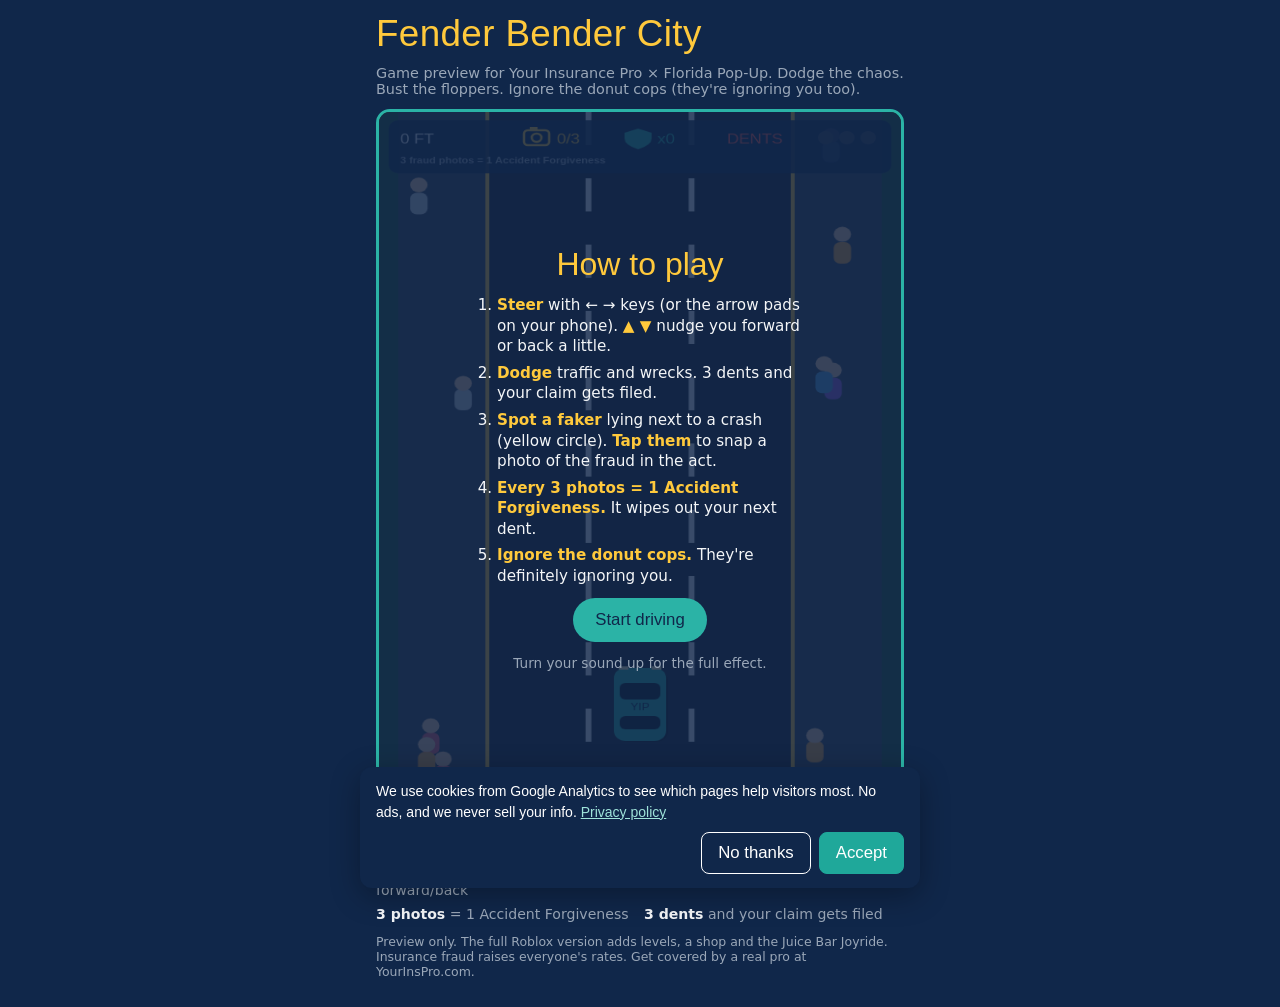
<file: play/index.html>
<!doctype html>
<html lang="en"><head><meta charset="utf-8">
<meta name="viewport" content="width=device-width,initial-scale=1,viewport-fit=cover">
<meta http-equiv="Content-Security-Policy" content="default-src 'self'; script-src 'self' 'unsafe-inline' https://static.cloudflareinsights.com https://www.googletagmanager.com; style-src 'self' 'unsafe-inline'; img-src 'self' data: https://*.google-analytics.com https://www.googletagmanager.com; font-src 'self'; connect-src 'self' https://cloudflareinsights.com https://*.google-analytics.com https://*.analytics.google.com https://www.googletagmanager.com; frame-src 'none'; object-src 'none'; base-uri 'self'; upgrade-insecure-requests">
<meta name="referrer" content="strict-origin-when-cross-origin">
<meta name="description" content="Fender Bender City: a free 1-minute driving game from Your Insurance Pro. Dodge the chaos, catch the fakers, earn Accident Forgiveness.">
<meta property="og:title" content="Fender Bender City | Your Insurance Pro">
<meta property="og:description" content="Dodge the chaos. Catch the floppers. How far can you drive? Free game from Your Insurance Pro.">
<meta property="og:image" content="https://yourinspro.com/assets/logo.png">
<meta property="og:url" content="https://yourinspro.com/play/">
<link rel="icon" type="image/png" href="../assets/emblem.png">
<link rel="canonical" href="https://yourinspro.com/play/">
<style>html,body{margin:0}body{font:14px -apple-system,BlinkMacSystemFont,sans-serif}img{max-width:100%}[hidden]{display:none!important}</style>
<script>if(top!==self){top.location=self.location;}</script>
<title>Fender Bender City | Your Insurance Pro</title>
</head><body>
<style>
/* Layout: one arcade cabinet column. Title strip, the game screen, then a short how-to.
   Single deliberate look: night asphalt, YIP navy + teal, warning yellow for the crash chaos. */
:root{
  --asphalt:#1d2430; --navy:#10274a; --teal:#2bb3a6; --cone:#ffc93c; --hot:#ff5a4e; --chalk:#f4f6f8; --dim:#9aa7b8;
  --display:"Bungee","Arial Black",Impact,sans-serif;
  --body:"Nunito",ui-sans-serif,system-ui,-apple-system,sans-serif;
  color-scheme:dark;
}
*{box-sizing:border-box}
html,body{height:100%}
body{background:var(--navy);color:var(--chalk);font-family:var(--body);margin:0}
.wrap{max-width:560px;margin:0 auto;padding-block:16px 28px;padding-left:max(16px,env(safe-area-inset-left,0px));padding-right:max(16px,env(safe-area-inset-right,0px));display:flex;flex-direction:column;gap:12px}
h1{font-family:var(--display);font-weight:400;font-size:clamp(1.6rem,6vw,2.3rem);margin:0;line-height:1;letter-spacing:.01em;color:var(--cone);text-wrap:balance}
.sub{margin:0;color:var(--dim);font-size:.9rem}
.screen{position:relative;width:100%;aspect-ratio:9/14;max-height:78vh;border-radius:14px;overflow:hidden;border:3px solid var(--teal);background:var(--asphalt);touch-action:none}
canvas{display:block;width:100%;height:100%}
.overlay{position:absolute;inset:0;display:flex;flex-direction:column;align-items:center;justify-content:center;gap:12px;text-align:center;padding:24px;background:rgba(16,39,74,.82)}
.overlay h2{font-family:var(--display);font-weight:400;font-size:clamp(1.4rem,6vw,2rem);margin:0;color:var(--cone)}
.overlay p{margin:0;max-width:30ch;line-height:1.4}
button{font-family:var(--display);font-size:1.05rem;padding:12px 22px;border-radius:999px;border:0;background:var(--teal);color:var(--navy);cursor:pointer}
button:focus-visible{outline:3px solid var(--cone);outline-offset:3px}
.steps{margin:0;padding-left:1.4em;text-align:left;max-width:34ch;display:flex;flex-direction:column;gap:6px;line-height:1.35;font-size:.95rem}
.steps b{color:var(--cone)}
.tip{font-size:.85rem;color:var(--dim)}
.bar{display:flex;justify-content:space-between;align-items:center;gap:10px;flex-wrap:wrap}
.bar button{font-size:.85rem;padding:8px 14px;background:#22344f;color:var(--chalk)}
.how{display:grid;grid-template-columns:1fr 1fr;gap:8px;font-size:.88rem;color:var(--dim)}
.how b{color:var(--chalk)}
.pads{display:grid;grid-template-columns:1.3fr 1fr 1fr 1.3fr;gap:8px}
.pads button{font-size:1.4rem;padding:14px;border-radius:12px;background:#22344f;color:var(--chalk)}
.foot{font-size:.78rem;color:var(--dim);margin:0}
@media (hover:hover) and (pointer:fine){.pads{display:none}}
@media (hover:none){.screen{max-height:62vh}.wrap{padding-block:10px 18px;gap:8px}.how,.foot{display:none}}
@media (max-width:420px){.how{grid-template-columns:1fr}}
</style>

<div class="wrap">
  <h1>Fender Bender City</h1>
  <p class="sub">Game preview for Your Insurance Pro × Florida Pop-Up. Dodge the chaos. Bust the floppers. Ignore the donut cops (they're ignoring you too).</p>
  <div class="screen" id="screen">
    <canvas id="c" width="540" height="840" aria-label="Fender Bender City game screen"></canvas>
    <div class="overlay" id="startOv">
      <h2>How to play</h2>
      <ol class="steps">
        <li><b>Steer</b> with ← → keys (or the arrow pads on your phone). <b>▲ ▼</b> nudge you forward or back a little.</li>
        <li><b>Dodge</b> traffic and wrecks. 3 dents and your claim gets filed.</li>
        <li><b>Spot a faker</b> lying next to a crash (yellow circle). <b>Tap them</b> to snap a photo of the fraud in the act.</li>
        <li><b>Every 3 photos = 1 Accident Forgiveness.</b> It wipes out your next dent.</li>
        <li><b>Ignore the donut cops.</b> They're definitely ignoring you.</li>
      </ol>
      <button id="startBtn" type="button">Start driving</button>
      <p class="tip">Turn your sound up for the full effect.</p>
    </div>
    <div class="overlay" id="overOv" hidden>
      <h2>Claim filed!</h2>
      <p id="overText"></p>
      <button id="againBtn" type="button">Drive again</button>
      <a href="../quote.html" style="color:#ffc93c;font-weight:800;font-size:1.05rem">Get a free real quote →</a>
    </div>
  </div>
  <div class="bar"><a class="sub" href="../" style="color:inherit">← <b>YourInsPro.com</b></a><button id="muteBtn" type="button" aria-pressed="false">Sound: on</button></div>
  <div class="pads"><button id="leftBtn" type="button" aria-label="Steer left">◀</button><button id="upBtn" type="button" aria-label="Speed up a little">▲</button><button id="downBtn" type="button" aria-label="Ease back a little">▼</button><button id="rightBtn" type="button" aria-label="Steer right">▶</button></div>
  <div class="how">
    <div><b>Steer:</b> ← → keys · <b>▲ ▼</b> nudge forward/back</div>
    <div><b>Photo a faker:</b> tap them (+50)</div>
    <div><b>3 photos</b> = 1 Accident Forgiveness</div>
    <div><b>3 dents</b> and your claim gets filed</div>
  </div>
  <p class="foot">Preview only. The full Roblox version adds levels, a shop and the Juice Bar Joyride. Insurance fraud raises everyone's rates. Get covered by a real pro at YourInsPro.com.</p>
</div>

<script>
const cv=document.getElementById("c"), g=cv.getContext("2d");
const W=540,H=840, ROAD_L=110, ROAD_R=430, LANES=3, LW=(ROAD_R-ROAD_L)/LANES;
const laneX=i=>ROAD_L+LW*i+LW/2;
const C={asphalt:"#1d2430",line:"#f4f6f8",walk:"#3a4556",grass:"#24563f",navy:"#10274a",teal:"#2bb3a6",cone:"#ffc93c",hot:"#ff5a4e",chalk:"#f4f6f8",dim:"#9aa7b8"};
const CAR_COLORS=["#e85d75","#f2a541","#5aa9e6","#9b5de5","#c9d1d9","#2ec4b6"];
const NECK=["OH MY NECK!","I felt that in my SOUL!","Call my lawyer!","My back! My FRONT!","Whiplash! WHIPLASH!","I need a neck pillow!"];
const COP=["Sir, this is a donut shop.","I'm on lunch till 2029.","Above my pay grade. Literally.","Radio's off. Vibes are on.","Can't chase 'em. Carb loading.","I only respond to sprinkles.","Write yourself a ticket. I believe in you.","That's a Tuesday problem.","Did you see a crash? Cause I didn't.","Ten-four… ten-fourteen donuts."];
/* ---- audio: synthesized sound effects + spoken lines ---- */
let AC=null, muted=false, engine=null;
function audioInit(){
  if(AC) return; try{AC=new (window.AudioContext||window.webkitAudioContext)();}catch(e){AC=null;return;}
  const o=AC.createOscillator(), f=AC.createBiquadFilter(), gn=AC.createGain();
  o.type="sawtooth";o.frequency.value=55;f.type="lowpass";f.frequency.value=320;gn.gain.value=0;
  o.connect(f).connect(gn).connect(AC.destination);o.start();engine={o,gn};
}
function tone(freq,dur,type="square",vol=.12,when=0,slide=0){
  if(!AC||muted) return; const t=AC.currentTime+when, o=AC.createOscillator(), gn=AC.createGain();
  o.type=type;o.frequency.setValueAtTime(freq,t);if(slide)o.frequency.exponentialRampToValueAtTime(Math.max(30,freq+slide),t+dur);
  gn.gain.setValueAtTime(vol,t);gn.gain.exponentialRampToValueAtTime(.001,t+dur);o.connect(gn).connect(AC.destination);o.start(t);o.stop(t+dur+.02);
}
function noise(dur,vol=.3,cut=1800,when=0){
  if(!AC||muted) return; const t=AC.currentTime+when, n=AC.sampleRate*dur, b=AC.createBuffer(1,n,AC.sampleRate), d=b.getChannelData(0);
  for(let i=0;i<n;i++) d[i]=(Math.random()*2-1)*(1-i/n);
  const s=AC.createBufferSource(), f=AC.createBiquadFilter(), gn=AC.createGain(); s.buffer=b;f.type="lowpass";f.frequency.value=cut;gn.gain.value=vol;
  s.connect(f).connect(gn).connect(AC.destination);s.start(t);
}
const SFX={
  crash(){noise(.5,.45,1400);tone(90,.35,"sine",.35,0,-50);noise(.25,.25,5000,.08);},
  honk(){tone(392,.18,"square",.07);tone(494,.18,"square",.07);},
  shutter(){noise(.05,.5,9000);noise(.07,.35,6000,.09);},
  dent(){tone(180,.25,"sawtooth",.18,0,-120);noise(.2,.3,900);},
  jingle(){[523,659,784,1047].forEach((f,i)=>tone(f,.18,"triangle",.14,i*.1));},
  forgive(){[784,988,1175,1568].forEach((f,i)=>tone(f,.22,"triangle",.14,i*.08));},
  over(){[392,330,262,196].forEach((f,i)=>tone(f,.3,"square",.1,i*.18));},
  siren(){tone(700,.25,"sine",.05,0,300);tone(1000,.25,"sine",.05,.25,-300);}
};
function speak(txt,{pitch=1,rate=1,vol=1}={}){
  if(muted||!("speechSynthesis" in window)) return;
  try{ if(speechSynthesis.speaking) return; const u=new SpeechSynthesisUtterance(txt.replace(/\*/g,""));u.pitch=pitch;u.rate=rate;u.volume=vol;speechSynthesis.speak(u);}catch(e){}
}
let S, keys={}, last=0, raf=0, running=false;

function reset(){
  S={t:0,dist:0,speed:215,py:H-125,lane:1,px:laneX(1),dents:0,busts:0,forgive:0,flash:0,inv:0,scroll:0,
     traffic:[],wrecks:[],peds:[],floppers:[],bubbles:[],pops:[],cops:[],boards:[],
     nextCar:1.2,nextCrash:3,nextPed:.3,nextBoard:1,nextCop:2.5,shake:0};
  for(let i=0;i<10;i++) spawnPed(Math.random()*H);
}
function spawnPed(y){
  const left=Math.random()<.5;
  S.peds.push({x:left?40+Math.random()*50:450+Math.random()*50,y:y??-30,col:CAR_COLORS[(Math.random()*6)|0],bob:Math.random()*6});
}
function say(x,y,txt,col){S.bubbles.push({x,y,txt,col:col||C.chalk,life:2.2});}
function pop(x,y,txt,col){S.pops.push({x,y,txt,col,life:1.2});}

function spawnCrash(){
  const lane=(Math.random()*LANES)|0, y=-120;
  const w={x:laneX(lane),y,lane,cars:[CAR_COLORS[(Math.random()*6)|0],CAR_COLORS[(Math.random()*6)|0]],smoke:0,floppersSent:false};
  S.wrecks.push(w);
}
function update(dt){
  S.t+=dt; S.dist+=S.speed*dt/40; S.speed=215+Math.floor(S.t/25)*30; S.scroll=(S.scroll+S.speed*dt)%80;
  if(S.inv>0) S.inv-=dt; if(S.shake>0) S.shake-=dt;
  const dir=(keys.ArrowRight||keys.d||keys.R?1:0)-(keys.ArrowLeft||keys.a||keys.L?1:0);
  if(dir&&!S.steerLock){S.lane=Math.max(0,Math.min(LANES-1,S.lane+dir));S.steerLock=true;}
  if(!dir) S.steerLock=false;
  S.px+=(laneX(S.lane)-S.px)*Math.min(1,dt*14);
  const vdir=(keys.ArrowDown||keys.s||keys.D?1:0)-(keys.ArrowUp||keys.w||keys.U?1:0);
  S.py=Math.max(H-185,Math.min(H-85,S.py+vdir*220*dt));
  const vy=S.speed*dt;

  if((S.nextCar-=dt)<=0){S.nextCar=Math.max(.66,1.6-S.t/90);
    // pick a lane with room at the top, and always leave at least one lane open in that stretch of road
    const near=(l,y0,y1)=>S.traffic.some(c=>Math.abs(c.x-laneX(l))<5&&c.y>y0&&c.y<y1)||S.wrecks.some(w=>w.lane===l&&w.y>y0&&w.y<y1);
    const free=[0,1,2].filter(l=>!near(l,-260,220));
    const blockedBand=[0,1,2].filter(l=>near(l,-260,420)).length;
    if(free.length&&blockedBand<LANES-1){const l=free[(Math.random()*free.length)|0];S.traffic.push({x:laneX(l),y:-90,col:CAR_COLORS[(Math.random()*6)|0],v:60+Math.random()*80});}}
  if((S.nextCrash-=dt)<=0){S.nextCrash=2.9+Math.random()*2.2;spawnCrash();}
  if((S.nextPed-=dt)<=0){S.nextPed=.5;spawnPed();}
  if((S.nextBoard-=dt)<=0){S.nextBoard=6;S.boards.push({y:-160,left:Math.random()<.5});}
  if((S.nextCop-=dt)<=0){S.nextCop=7+Math.random()*4;S.cops.push({y:-100,left:Math.random()<.5,said:false});}

  for(const c of S.traffic) c.y+=vy-c.v*dt;
  // no rear-ending each other: a car that catches up to the one ahead in its lane slows to match it
  for(const a of S.traffic) for(const b of S.traffic){ if(a!==b&&Math.abs(a.x-b.x)<5&&b.y<a.y&&a.y-b.y<130){ b.y=a.y-130; b.v=Math.max(b.v,a.v);} }
  for(const c of S.traffic) for(const w of S.wrecks){ if(Math.abs(c.x-w.x)<5&&c.y<w.y&&w.y-c.y<140) c.y=w.y-140; }
  for(const w of S.wrecks){
    w.y+=vy; w.smoke+=dt;
    if(!w.floppersSent&&w.y>80){
      w.floppersSent=true;
      // bystanders yell even though they're nowhere near it
      const near=S.peds.filter(p=>p.y>0&&p.y<H).sort(()=>Math.random()-.5).slice(0,2);
      SFX.crash();
      near.forEach((p,i)=>{const line=NECK[(Math.random()*NECK.length)|0];say(p.x,p.y-30,line,C.cone);if(i===0)setTimeout(()=>speak(line,{pitch:1.6,rate:1.25}),250);});
      // a flopper walks over and lies down next to the wreck
      const fromLeft=w.x<W/2;
      S.floppers.push({x:fromLeft?60:480,y:w.y+10,tx:w.x+(fromLeft?-46:46),w,state:"walk",col:CAR_COLORS[(Math.random()*6)|0],busted:false});
    }
  }
  for(const f of S.floppers){
    f.y+=vy;
    if(f.state==="walk"){f.x+=(f.tx-f.x)*Math.min(1,dt*2.2);f.y=f.w.y+10; if(Math.abs(f.tx-f.x)<6){f.state="down";say(f.x,f.y-30,"…ow?",C.chalk);}}
  }
  for(const p of S.peds){p.y+=vy;p.bob+=dt*8;}
  for(const b of S.boards) b.y+=vy;
  for(const k of S.cops){k.y+=vy; if(!k.said&&k.y>140){k.said=true;const line=COP[(Math.random()*COP.length)|0];say(k.left?70:470,k.y-50,line,C.dim);SFX.siren();setTimeout(()=>speak(line,{pitch:.6,rate:.8}),300);}}
  if(S.flash>0) S.flash-=dt;
  if(engine&&AC){engine.gn.gain.setTargetAtTime(muted?0:.05,AC.currentTime,.1);engine.o.frequency.setTargetAtTime(45+S.speed/12,AC.currentTime,.2);}
  if(Math.random()<dt*.25) SFX.honk();
  for(const b of S.bubbles){b.y+=vy*.95;b.life-=dt;}
  for(const p of S.pops){p.y-=40*dt;p.life-=dt;}

  // hits
  const pr={x:S.px-26,y:S.py-45,w:52,h:90};
  const hit=o=>Math.abs(o.x-S.px)<46&&o.y+45>pr.y&&o.y-45<pr.y+pr.h;
  if(S.inv<=0){
    for(const c of S.traffic) if(!c.hit&&hit(c)){c.hit=true;dent("Rear-ended!");break;}
    for(const w of S.wrecks) if(!w.hit&&Math.abs(w.x-S.px)<60&&w.y+50>pr.y&&w.y-50<pr.y+pr.h){w.hit=true;dent("Pile-up!");break;}
  }
  const keep=o=>o.y<H+140;
  S.traffic=S.traffic.filter(keep);S.wrecks=S.wrecks.filter(keep);S.peds=S.peds.filter(keep);S.boards=S.boards.filter(o=>o.y<H+200);
  S.cops=S.cops.filter(keep);S.floppers=S.floppers.filter(f=>keep(f)&&!(f.busted&&f.gone));S.bubbles=S.bubbles.filter(b=>b.life>0);S.pops=S.pops.filter(p=>p.life>0);
}
function dent(msg){
  S.inv=1.4;S.shake=.35;
  if(S.forgive>0){S.forgive--;pop(S.px,S.py-65,"FORGIVEN!",C.teal);SFX.forgive();speak("Accident forgiven!",{pitch:1.2,rate:1.1});return;}
  S.dents++;pop(S.px,S.py-65,msg,C.hot);SFX.dent();
  if(S.dents>=3) end();
}
function end(){
  running=false;cancelAnimationFrame(raf);SFX.over();if(engine&&AC)engine.gn.gain.setTargetAtTime(0,AC.currentTime,.05);
  speak("Claim filed! Get a quote with Your Insurance Pro.",{pitch:1,rate:1});
  const score=Math.floor(S.dist)+S.busts*50;
  document.getElementById("overText").textContent=`You drove ${Math.floor(S.dist)} ft and photographed ${S.busts} faker${S.busts===1?"":"s"}. Score: ${score}. The donut cops didn't notice a thing. Real coverage: YourInsPro.com`;
  document.getElementById("overOv").hidden=false;
}

// drawing
function rr(x,y,w,h,r){g.beginPath();g.roundRect(x,y,w,h,r);}
function car(x,y,col,flip,dentFlash){
  g.save();g.translate(x,y);if(flip)g.rotate(Math.PI);
  g.fillStyle="rgba(0,0,0,.35)";rr(-25,-41,54,86,12);g.fill();
  g.fillStyle=col;rr(-27,-44,54,88,12);g.fill();
  g.fillStyle="#0d1622";rr(-21,-26,42,20,6);g.fill();rr(-21,14,42,16,6);g.fill();
  g.fillStyle="#fff7c2";g.fillRect(-22,-46,10,4);g.fillRect(12,-46,10,4);
  if(dentFlash){g.strokeStyle=C.hot;g.lineWidth=4;rr(-27,-44,54,88,12);g.stroke();}
  g.restore();
}
function person(x,y,col,lying,bob=0){
  g.save();g.translate(x,y);
  if(lying){g.rotate(Math.PI/2);}
  g.fillStyle=col;rr(-9,-4+(lying?0:Math.sin(bob)*1.5),18,26,7);g.fill();
  g.fillStyle="#f1c9a5";g.beginPath();g.arc(0,-12,9,0,7);g.fill();
  g.restore();
}
function bubble(b){
  g.font="800 15px Nunito, sans-serif";const w=g.measureText(b.txt).width+18;
  const x=Math.max(8,Math.min(W-w-8,b.x-w/2)), y=b.y-30;
  g.globalAlpha=Math.min(1,b.life*1.5);
  g.fillStyle="#ffffff";rr(x,y,w,28,10);g.fill();
  g.beginPath();g.moveTo(b.x-6,y+28);g.lineTo(b.x+6,y+28);g.lineTo(b.x,y+38);g.fill();
  g.fillStyle=b.col===C.cone?"#b4141a":"#10274a";g.fillText(b.txt,x+9,y+19);g.globalAlpha=1;
}
function draw(){
  g.save();
  if(S.shake>0) g.translate((Math.random()-.5)*10,(Math.random()-.5)*10);
  g.fillStyle=C.grass;g.fillRect(0,0,W,H);
  g.fillStyle=C.walk;g.fillRect(20,0,ROAD_L-20,H);g.fillRect(ROAD_R,0,W-20-ROAD_R,H);
  g.fillStyle=C.asphalt;g.fillRect(ROAD_L,0,ROAD_R-ROAD_L,H);
  g.fillStyle=C.cone;g.fillRect(ROAD_L,0,4,H);g.fillRect(ROAD_R-4,0,4,H);
  g.fillStyle=C.line;for(let l=1;l<LANES;l++) for(let y=-80+S.scroll;y<H;y+=80) g.fillRect(ROAD_L+LW*l-3,y,6,40);

  for(const b of S.boards){
    const x=b.left?16:W-104;
    g.fillStyle=C.navy;rr(x,b.y,88,120,8);g.fill();g.strokeStyle=C.teal;g.lineWidth=3;rr(x,b.y,88,120,8);g.stroke();
    g.fillStyle=C.chalk;g.font="15px Bungee, Impact, sans-serif";g.textAlign="center";
    g.fillText("YOUR",x+44,b.y+30);g.fillText("INS.",x+44,b.y+50);g.fillText("PRO",x+44,b.y+70);
    g.fillStyle=C.cone;g.font="800 11px Nunito, sans-serif";g.fillText("YourInsPro.com",x+44,b.y+98);g.textAlign="left";
  }
  for(const k of S.cops){
    const x=k.left?62:W-62;
    g.fillStyle="#f4f6f8";rr(x-24,k.y-40,48,80,10);g.fill();
    g.fillStyle="#1b2b4b";g.fillRect(x-24,k.y-10,48,20);
    g.fillStyle=(Math.floor(S.t*4)%2)?"#ff4d4d":"#4d79ff";g.fillRect(x-14,k.y-30,28,8);
    g.fillStyle="#d9a066";g.beginPath();g.arc(x+30,k.y-34,9,0,7);g.fill();g.fillStyle="#ff8fb1";g.beginPath();g.arc(x+30,k.y-34,6,0,7);g.fill();
    g.fillStyle="#d9a066";g.beginPath();g.arc(x+30,k.y-34,2.5,0,7);g.fill();
  }
  for(const p of S.peds) person(p.x,p.y,p.col,false,p.bob);
  for(const w of S.wrecks){
    car(w.x-14,w.y,w.cars[0],false);g.save();g.translate(w.x+16,w.y-18);g.rotate(.7);car(0,0,w.cars[1],true);g.restore();
    g.fillStyle="rgba(200,200,210,.5)";for(let i=0;i<3;i++){g.beginPath();g.arc(w.x+Math.sin(w.smoke*3+i)*10,w.y-50-i*18-(w.smoke*20%30),12+i*4,0,7);g.fill();}
    g.fillStyle=C.cone;g.font="22px Bungee, Impact, sans-serif";g.fillText("!",w.x-4,w.y-56);
  }
  for(const f of S.floppers){ if(!f.busted) person(f.x,f.y,f.col,f.state==="down");
    if(f.state==="down"&&!f.busted){g.strokeStyle=C.cone;g.lineWidth=2;g.setLineDash([4,4]);g.beginPath();g.arc(f.x,f.y,26,0,7);g.stroke();g.setLineDash([]);} }
  for(const c of S.traffic) car(c.x,c.y,c.col,true);
  if(!(S.inv>0&&Math.floor(S.inv*10)%2)) car(S.px,S.py,C.teal,false,S.inv>0);
  g.fillStyle=C.navy;g.font="12px Bungee, Impact, sans-serif";g.textAlign="center";g.fillText("YIP",S.px,S.py+7);g.textAlign="left";
  for(const b of S.bubbles) bubble(b);
  for(const p of S.pops){g.globalAlpha=Math.min(1,p.life*2);g.fillStyle=p.col;g.font="22px Bungee, Impact, sans-serif";g.textAlign="center";g.fillText(p.txt,p.x,p.y);g.textAlign="left";g.globalAlpha=1;}
  g.restore();
  if(S.flash>0){g.fillStyle=`rgba(255,255,255,${Math.min(.85,S.flash*2.5)})`;g.fillRect(0,0,W,H);}
  // HUD
  g.fillStyle="rgba(16,39,74,.88)";rr(10,10,W-20,64,10);g.fill();
  g.fillStyle=C.chalk;g.font="17px Bungee, Impact, sans-serif";g.fillText(`${Math.floor(S.dist)} FT`,22,38);
  // camera icon + photo count toward next forgiveness
  g.strokeStyle=C.cone;g.lineWidth=2.5;rr(150,22,26,18,4);g.stroke();g.beginPath();g.arc(163,31,5,0,7);g.stroke();g.fillStyle=C.cone;g.fillRect(156,18,8,4);
  g.fillText(`${S.busts%3}/3`,184,38);
  // shield icon = accident forgiveness
  g.fillStyle=C.teal;g.beginPath();g.moveTo(268,20);g.lineTo(282,25);g.lineTo(282,32);g.quadraticCurveTo(282,40,268,45);g.quadraticCurveTo(254,40,254,32);g.lineTo(254,25);g.closePath();g.fill();
  g.fillText(`x${S.forgive}`,288,38);
  g.fillStyle=C.hot;g.fillText("DENTS",360,38);
  for(let i=0;i<3;i++){g.fillStyle=i<S.dents?C.hot:"#3a4556";g.beginPath();g.arc(462+i*22,31,8,0,7);g.fill();}
  g.fillStyle=C.dim;g.font="800 11px Nunito, sans-serif";g.fillText("3 fraud photos = 1 Accident Forgiveness",22,62);
}
function loop(ts){
  if(!running) return;
  const dt=Math.min(.05,(ts-last)/1000||0);last=ts;
  update(dt);draw();
  if(running) raf=requestAnimationFrame(loop);
}
document.getElementById("muteBtn").addEventListener("click",e=>{
  muted=!muted;e.currentTarget.textContent=muted?"Sound: off":"Sound: on";e.currentTarget.setAttribute("aria-pressed",String(muted));
  if(muted){try{speechSynthesis.cancel();}catch(_){}}
});
function start(){
  audioInit();if(AC&&AC.state==="suspended")AC.resume();
  reset();document.getElementById("startOv").hidden=true;document.getElementById("overOv").hidden=true;
  running=true;last=performance.now();raf=requestAnimationFrame(loop);cv.focus?.();
}
// input
addEventListener("keydown",e=>{if(["ArrowLeft","ArrowRight","ArrowUp","ArrowDown","a","d","w","s"].includes(e.key)){keys[e.key]=true;e.preventDefault();}});
addEventListener("keyup",e=>{keys[e.key]=false;});
function hold(id,k){const b=document.getElementById(id);
  b.addEventListener("pointerdown",e=>{e.preventDefault();keys[k]=true;});
  ["pointerup","pointerleave","pointercancel"].forEach(t=>b.addEventListener(t,()=>{keys[k]=false;}));}
hold("leftBtn","L");hold("rightBtn","R");hold("upBtn","U");hold("downBtn","D");
cv.addEventListener("pointerdown",e=>{
  if(!running) return;
  const r=cv.getBoundingClientRect(), x=(e.clientX-r.left)*W/r.width, y=(e.clientY-r.top)*H/r.height;
  for(const f of S.floppers){
    if(!f.busted&&f.state==="down"&&Math.hypot(f.x-x,f.y-y)<40){
      f.busted=true;f.gone=true;S.busts++;S.flash=.35;SFX.shutter();
      pop(f.x,f.y-20,"CAUGHT ON CAMERA! +50",C.cone);say(f.x,f.y-20,"…worth a shot",C.chalk);
      if(S.busts%3===0){S.forgive++;setTimeout(()=>{pop(W/2,H/2,"ACCIDENT FORGIVENESS!",C.teal);SFX.jingle();speak("Accident forgiveness unlocked!",{pitch:1.1,rate:1.05});},350);}
      else setTimeout(()=>speak("Fraud caught on camera!",{pitch:1.2,rate:1.15}),150);
      return;
    }
  }
  // tap on road steers toward that side (phones/tablets only; mouse clicks only take photos)
  if(e.pointerType==="mouse") return;
  if(x<S.px-20){S.lane=Math.max(0,S.lane-1);} else if(x>S.px+20){S.lane=Math.min(LANES-1,S.lane+1);}
});
document.getElementById("startBtn").addEventListener("click",start);
document.getElementById("againBtn").addEventListener("click",start);
document.addEventListener("visibilitychange",()=>{if(document.hidden&&running){running=false;cancelAnimationFrame(raf);document.getElementById("startOv").hidden=false;document.querySelector("#startOv h2").textContent="Paused";document.getElementById("startBtn").textContent="Start over";}});
reset();draw();
</script>

<script src="../assets/analytics.js" defer></script>
</body></html>
</file>
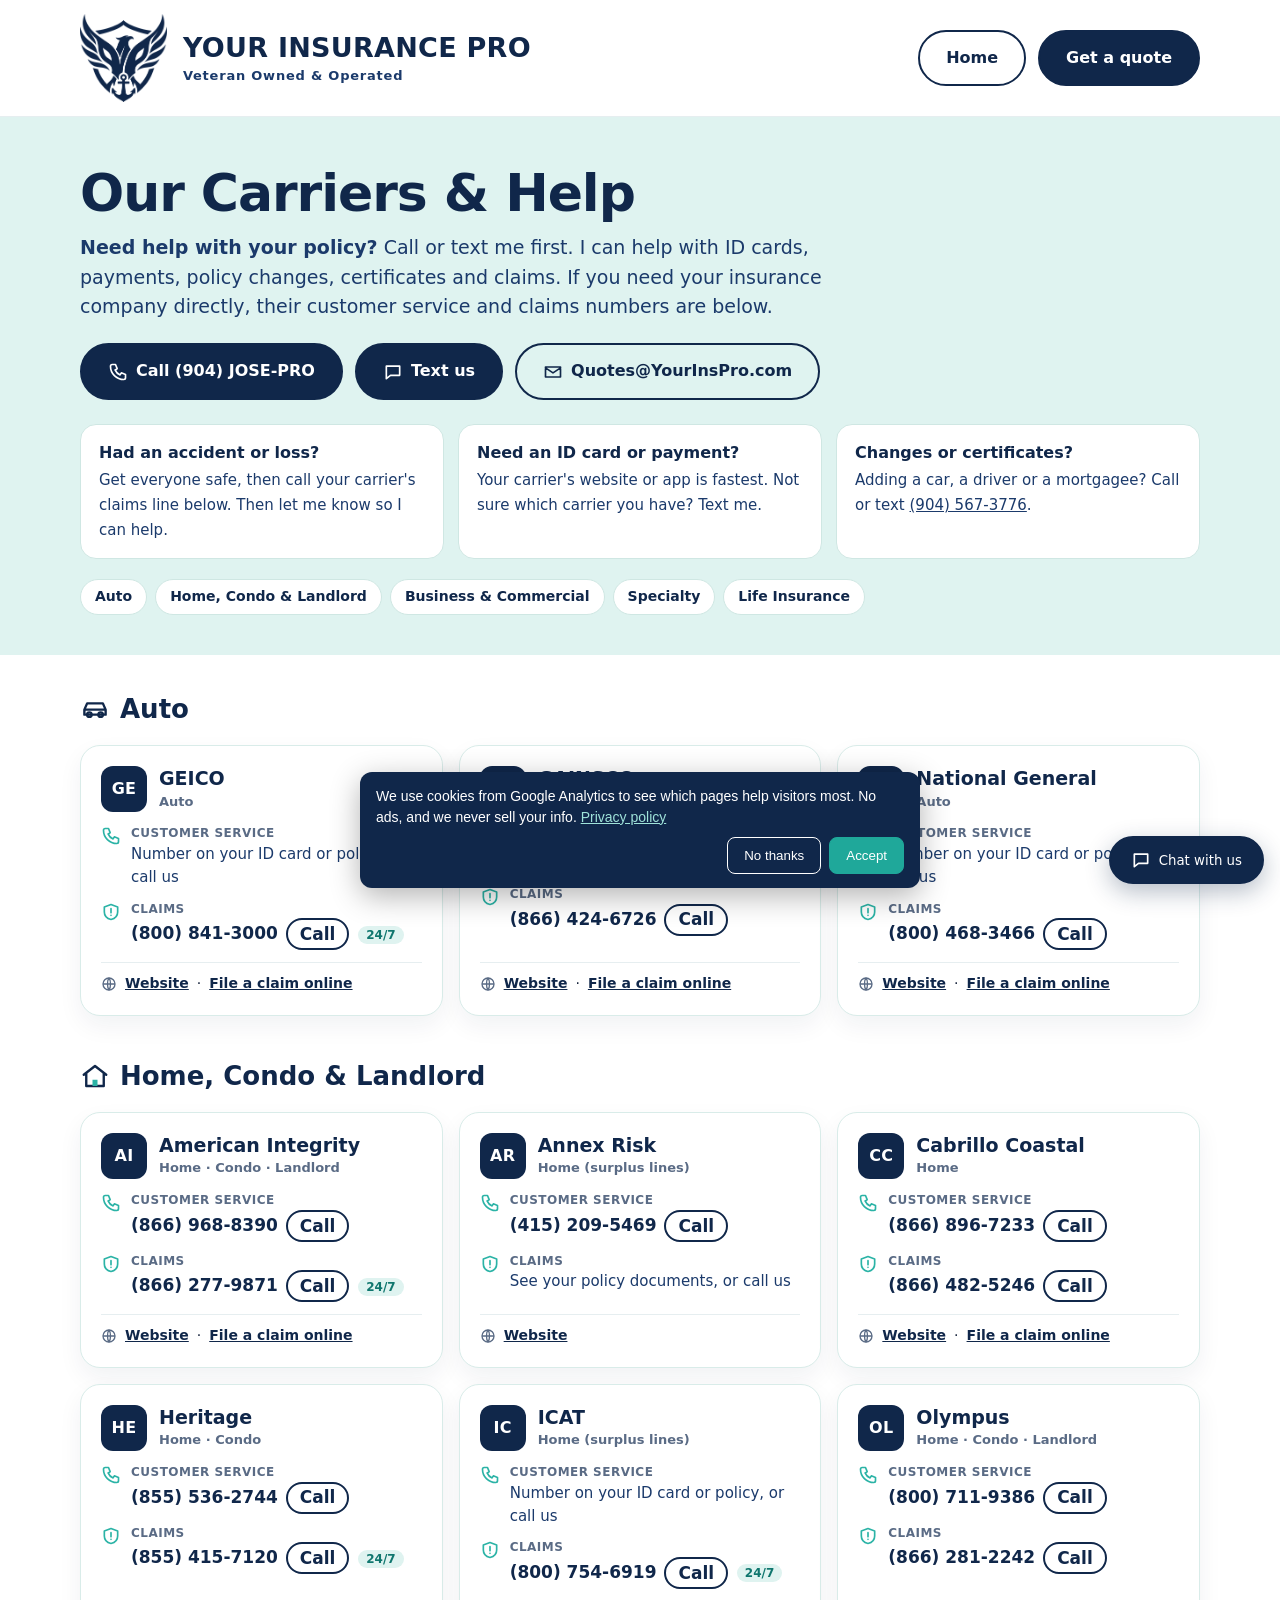
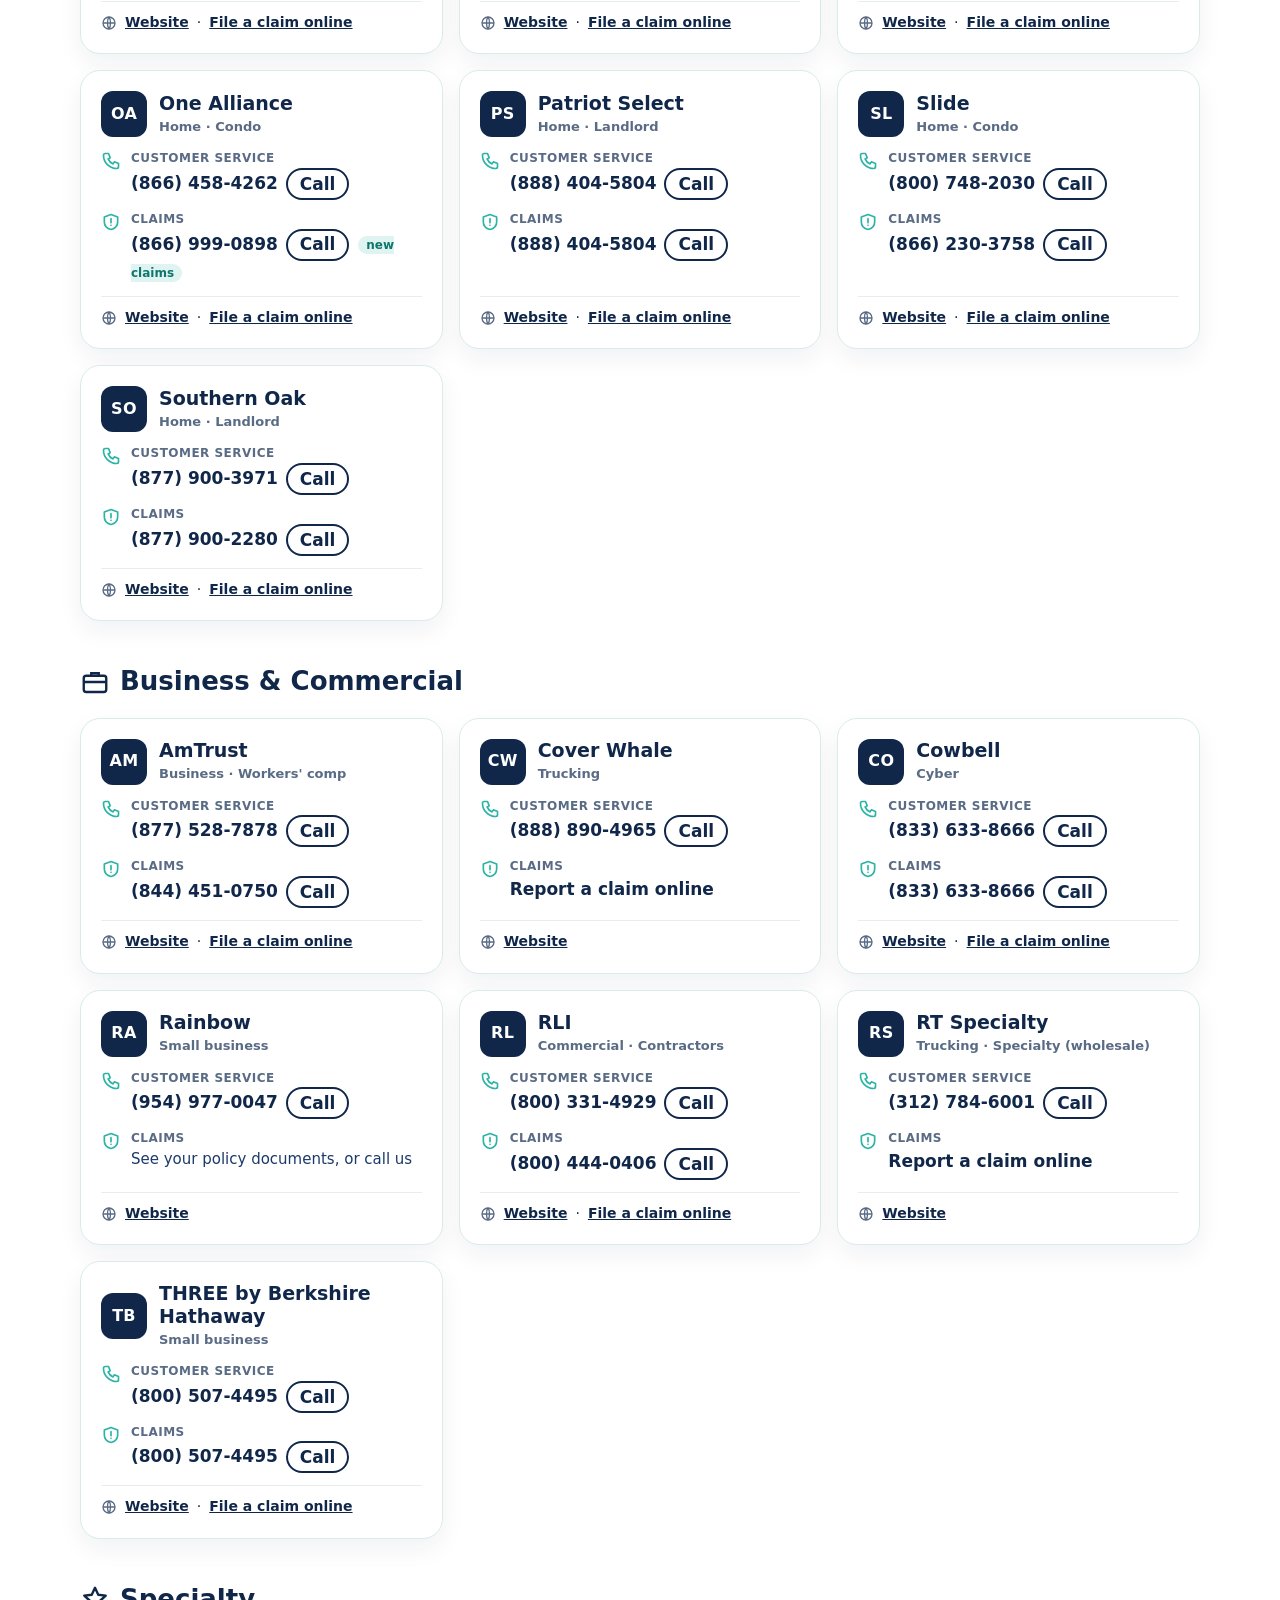
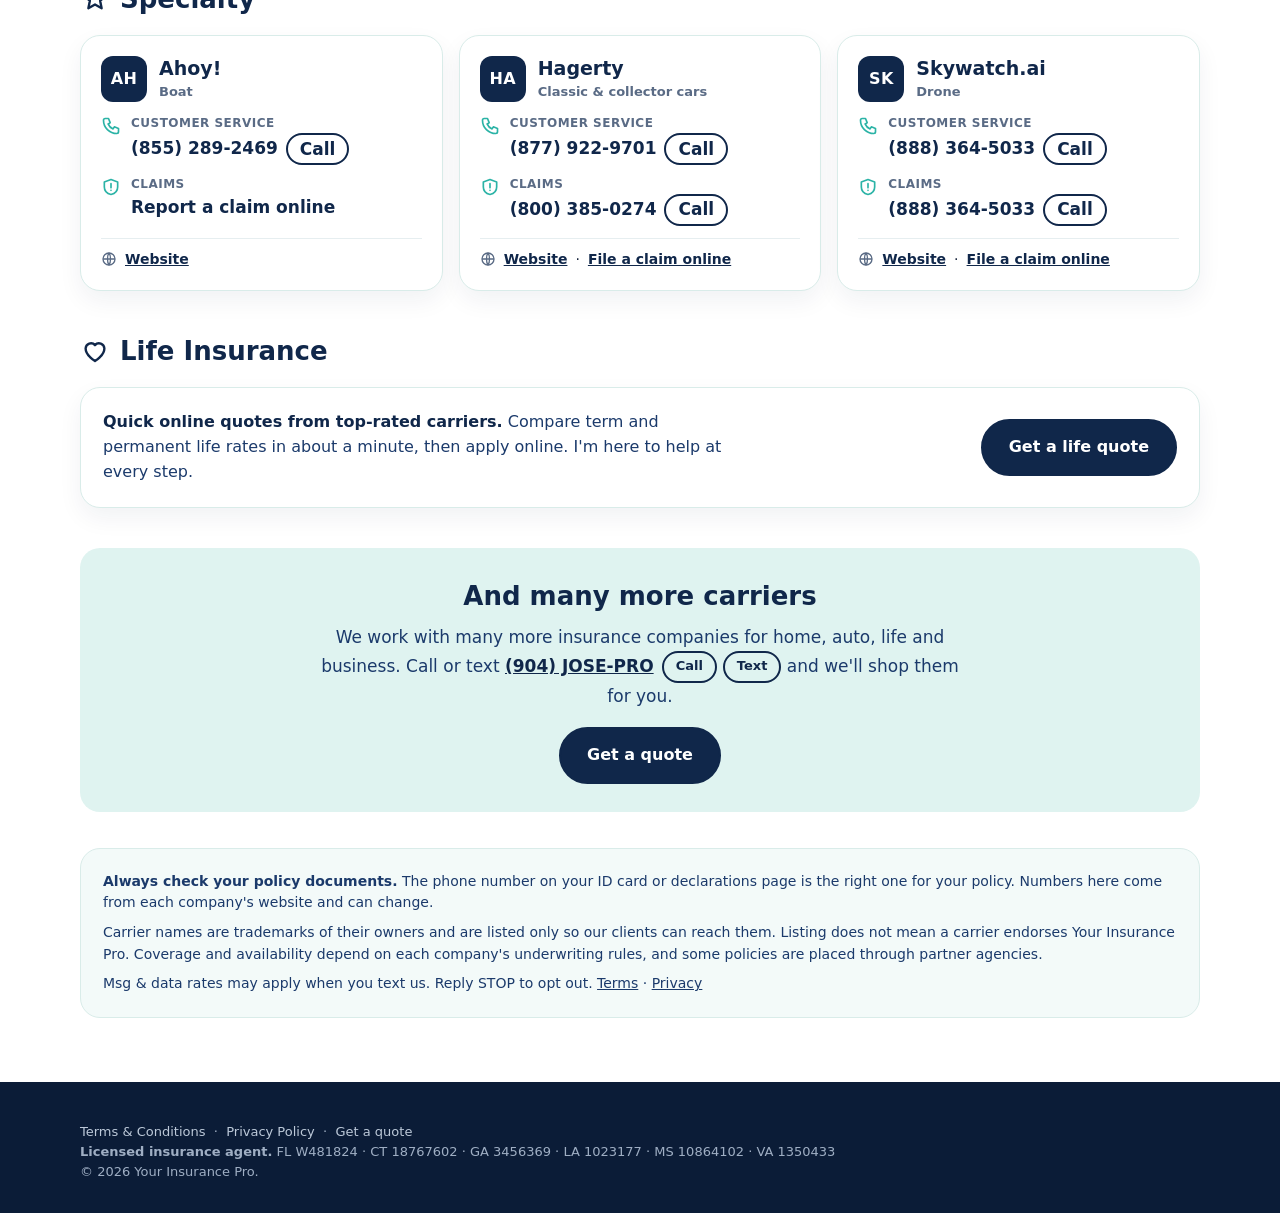
<file: carriers.html>
<!doctype html>
<html lang="en">
<head>
<meta charset="utf-8">
<meta http-equiv="Content-Security-Policy" content="default-src 'self'; script-src 'self' 'unsafe-inline' https://static.cloudflareinsights.com https://www.googletagmanager.com; style-src 'self' 'unsafe-inline'; img-src 'self' data: https://*.google-analytics.com https://www.googletagmanager.com; font-src 'self'; connect-src 'self' https://formsubmit.co https://script.google.com https://script.googleusercontent.com https://cloudflareinsights.com https://*.google-analytics.com https://*.analytics.google.com https://www.googletagmanager.com; form-action 'self' https://formsubmit.co; frame-src 'none'; object-src 'none'; base-uri 'self'; upgrade-insecure-requests">
<meta name="referrer" content="strict-origin-when-cross-origin">
<script>if(top!==self){try{top.location=self.location}catch(e){document.documentElement.style.display='none'}}</script>
<link rel="canonical" href="https://yourinspro.com/carriers.html">
<link rel="icon" type="image/png" href="assets/emblem.png">
<link rel="apple-touch-icon" href="assets/emblem.png">
<meta property="og:type" content="website">
<meta property="og:site_name" content="Your Insurance Pro">
<meta property="og:title" content="Our Carriers &amp; Help | Your Insurance Pro">
<meta property="og:description" content="Customer service and claims numbers for the insurance companies Your Insurance Pro works with. Need help with your policy? Call or text (904) JOSE-PRO.">
<meta property="og:url" content="https://yourinspro.com/carriers.html">
<meta property="og:image" content="https://yourinspro.com/assets/logo.png">
<meta name="twitter:card" content="summary">
<meta name="viewport" content="width=device-width, initial-scale=1">
<title>Our Carriers &amp; Help | Your Insurance Pro</title>
<meta name="description" content="Customer service and claims numbers for the insurance companies Your Insurance Pro works with. Need help with your policy? Call or text (904) JOSE-PRO.">
<style>
  :root{
    --navy:#10274a; --navy-2:#1b3a6b; --teal:#2bb3a6; --teal-soft:#dff3f0; --mist:#f3faf9;
    --ink:#14213a; --muted:#5a6b85; --white:#fff;
    --radius:20px; --max:1160px;
  }
  *{box-sizing:border-box}
  html{scroll-behavior:smooth;scroll-padding-top:130px} @media(max-width:700px){html{scroll-padding-top:96px}}
  body{margin:0;font-family:system-ui,-apple-system,"Segoe UI",Roboto,Arial,sans-serif;color:var(--ink);background:var(--white);line-height:1.55}
  img{max-width:100%;display:block}
  a{color:inherit}
  .wrap{max-width:var(--max);margin:0 auto;padding:0 20px}

  header{position:sticky;top:0;z-index:10;background:rgba(255,255,255,.94);backdrop-filter:blur(8px);border-bottom:1px solid #e6eef0}
  .bar{display:flex;align-items:center;justify-content:space-between;height:116px}
  .brand{display:flex;align-items:center;gap:16px;text-decoration:none;color:var(--navy)}
  .brand img{height:88px;width:auto}
  .brand-text{display:flex;flex-direction:column;line-height:1.1}
  .brand-text b{font-size:27px;font-weight:800;letter-spacing:.01em}
  .brand-text small{font-size:13px;font-weight:600;letter-spacing:.06em;margin-top:6px;color:var(--navy-2)}
  .btn{display:inline-flex;align-items:center;justify-content:center;gap:8px;background:var(--navy);color:#fff;padding:14px 26px;border-radius:999px;font-weight:700;text-decoration:none;border:2px solid var(--navy);transition:.2s}
  .btn:hover{background:var(--teal);border-color:var(--teal)}
  .btn.ghost{background:transparent;color:var(--navy)} .btn.ghost:hover{background:var(--navy);color:#fff;border-color:var(--navy)}
  .btn svg{width:20px;height:20px;flex:none}
  .actions{display:flex;gap:12px;align-items:center}

  .intro{background:var(--teal-soft)}
  .intro .wrap{padding-top:48px;padding-bottom:40px}
  h1{font-size:clamp(32px,4.4vw,52px);line-height:1.08;margin:0 0 12px;color:var(--navy);letter-spacing:-.02em}
  .lead{font-size:19px;color:var(--navy-2);max-width:66ch;margin:0}
  .help{margin-top:24px;display:grid;grid-template-columns:repeat(3,1fr);gap:14px}
  .help div{background:#fff;border:1px solid #cfe7e3;border-radius:16px;padding:16px 18px}
  .help b{display:block;color:var(--navy);margin-bottom:2px}
  .help span{color:var(--navy-2);font-size:15px}
  @media(max-width:820px){.help{grid-template-columns:1fr}}
  .callbox{margin-top:22px;display:flex;flex-wrap:wrap;gap:12px}
  .jump{margin-top:20px;display:flex;flex-wrap:wrap;gap:8px}
  .jump a{font-size:14px;font-weight:700;text-decoration:none;color:var(--navy);background:#fff;border:1px solid #cfe7e3;border-radius:999px;padding:6px 14px}
  .jump a:hover{border-color:var(--teal)}

  .grp{padding:34px 0 6px}
  .grp h2{display:flex;align-items:center;gap:10px;color:var(--navy);margin:0 0 16px;font-size:26px}
  .grp h2 svg{width:30px;height:30px;color:var(--navy)}
  .cards{display:grid;grid-template-columns:repeat(3,1fr);gap:16px}
  @media(max-width:1000px){.cards{grid-template-columns:repeat(2,1fr)}}
  @media(max-width:640px){.cards{grid-template-columns:1fr}}
  .carrier{background:#fff;border:1px solid #d9ece9;border-radius:var(--radius);padding:20px;box-shadow:0 10px 24px rgba(16,39,74,.06);display:flex;flex-direction:column}
  .ch{display:flex;gap:12px;align-items:center;margin-bottom:12px}
  .mono{width:46px;height:46px;border-radius:12px;background:var(--navy);color:#fff;display:grid;place-items:center;font-weight:800;letter-spacing:.02em;flex:none}
  .carrier h3{margin:0;color:var(--navy);font-size:19px;line-height:1.2}
  .tags{margin:2px 0 0;color:var(--muted);font-size:13px;font-weight:600}
  .carrier ul{list-style:none;margin:0 0 12px;padding:0;display:grid;gap:10px}
  .carrier li{display:flex;gap:10px;align-items:flex-start;font-size:15px;color:var(--navy-2)}
  .carrier li svg{width:20px;height:20px;color:var(--teal);flex:none;margin-top:2px}
  .carrier li small{display:block;font-size:12px;font-weight:700;letter-spacing:.04em;text-transform:uppercase;color:var(--muted)}
  .carrier li a{font-weight:800;font-size:17px;color:var(--navy);text-decoration:none}
  .carrier li a:hover{color:var(--teal)}
  .carrier em{font-style:normal;font-size:12px;font-weight:700;color:#0f766e;background:var(--teal-soft);border-radius:999px;padding:2px 8px;margin-left:4px}
  .links{margin:auto 0 0;padding-top:10px;border-top:1px solid #e6eef0;display:flex;gap:8px;align-items:center;flex-wrap:wrap;font-size:14px}
  .links svg{width:16px;height:16px;color:var(--muted)}
  .links a{font-weight:700;color:var(--navy)}

  .lifebox{background:#fff;border:1px solid #d9ece9;border-radius:var(--radius);padding:22px;box-shadow:0 10px 24px rgba(16,39,74,.06);display:flex;gap:18px;align-items:center;justify-content:space-between;flex-wrap:wrap}
  .lifebox p{margin:0;max-width:62ch;color:var(--navy-2)} .lifebox b{color:var(--navy)}
  .more{margin-top:34px;background:var(--teal-soft);border-radius:var(--radius);padding:28px;text-align:center}
  .more h2{margin:0 0 8px;color:var(--navy);font-size:26px}
  .more p{margin:0 auto 18px;max-width:60ch;color:var(--navy-2);font-size:17px}
  .more p a{font-weight:800;color:var(--navy)}
  .note{margin:36px 0 64px;background:var(--mist);border:1px solid #d9ece9;border-radius:var(--radius);padding:22px;color:var(--navy-2);font-size:14px}
  .note p{margin:0 0 8px} .note p:last-child{margin:0}

  footer{background:#0b1c37;color:#b9c8dc;padding:40px 0 30px;font-size:15px}
  footer a{text-decoration:none} footer a:hover{color:#fff}
  .legal a{color:#dbe7f5}
  .legal{font-size:13px;opacity:.85}

  @media(max-width:700px){.bar{height:84px}.brand img{height:62px}.brand{gap:10px}.brand-text b{font-size:17px}.brand-text small{font-size:9px;letter-spacing:.03em}.bar .btn{padding:10px 16px;font-size:14px}.ph{display:none}.callbox .btn{flex:1 1 140px;white-space:nowrap}.bar .btn{white-space:nowrap}}
  @media(max-width:420px){.brand img{height:52px}.brand-text b{font-size:15px}.bar .btn{padding:9px 14px}}
  .taps{display:inline-flex;gap:6px;margin-left:8px;vertical-align:middle}
  .tap{display:inline-flex;align-items:center;justify-content:center;min-height:32px;padding:0 12px;border:2px solid var(--navy);border-radius:999px;font-weight:700;font-size:13px;color:var(--navy);text-decoration:none}
  .tap:hover{background:var(--navy);color:#fff}
  @media(max-width:768px){.tap{min-height:44px;min-width:44px;padding:0 16px;font-size:15px}.taps{display:flex;margin:6px 0 0}}
</style>
</head>
<body>

<header>
  <div class="wrap bar">
    <a class="brand" href="index.html" aria-label="Your Insurance Pro, Veteran Owned &amp; Operated, home">
      <img src="assets/emblem.png" alt="">
      <span class="brand-text"><b>YOUR INSURANCE PRO</b><small>Veteran Owned &amp; Operated</small></span>
    </a>
    <div class="actions">
      <a class="btn ghost ph" href="index.html">Home</a>
      <a class="btn" href="quote.html">Get a quote</a>
    </div>
  </div>
</header>

<main>
  <section class="intro"><div class="wrap">
    <h1>Our Carriers &amp; Help</h1>
    <p class="lead"><b>Need help with your policy?</b> Call or text me first. I can help with ID cards, payments, policy changes, certificates and claims. If you need your insurance company directly, their customer service and claims numbers are below.</p>
    <div class="callbox">
      <a class="btn" href="tel:9045673776"><svg viewBox="0 0 24 24" aria-hidden="true"><path fill="none" stroke="currentColor" stroke-width="2" stroke-linecap="round" stroke-linejoin="round" d="M5 3h4l2 5-2.5 1.5a11 11 0 0 0 6 6L16 13l5 2v4a2 2 0 0 1-2 2A16 16 0 0 1 3 5a2 2 0 0 1 2-2z"/></svg>Call (904) JOSE-PRO</a>
      <a class="btn" href="sms:+19045673776"><svg viewBox="0 0 24 24" aria-hidden="true"><path fill="none" stroke="currentColor" stroke-width="2" stroke-linecap="round" stroke-linejoin="round" d="M4 5h16v11H9l-5 4z"/></svg>Text us</a>
      <a class="btn ghost" href="mailto:Quotes@YourInsPro.com"><svg viewBox="0 0 24 24" aria-hidden="true"><path fill="none" stroke="currentColor" stroke-width="2" stroke-linecap="round" stroke-linejoin="round" d="M3 6h18v12H3zM3 7l9 6 9-6"/></svg>Quotes@YourInsPro.com</a>
    </div>
    <div class="help">
      <div><b>Had an accident or loss?</b><span>Get everyone safe, then call your carrier's claims line below. Then let me know so I can help.</span></div>
      <div><b>Need an ID card or payment?</b><span>Your carrier's website or app is fastest. Not sure which carrier you have? Text me.</span></div>
      <div><b>Changes or certificates?</b><span>Adding a car, a driver or a mortgagee? Call or text <a href="tel:+19045673776">(904) 567-3776</a>.</span></div>
    </div>
    <nav class="jump" aria-label="Jump to"><a href="#auto">Auto</a> <a href="#home">Home, Condo &amp; Landlord</a> <a href="#biz">Business &amp; Commercial</a> <a href="#spec">Specialty</a> <a href="#life">Life Insurance</a></nav>
  </div></section>

  <div class="wrap">
<section class="grp" id="auto"><h2><svg viewBox="0 0 24 24" aria-hidden="true"><path fill="none" stroke="currentColor" stroke-width="1.9" stroke-linecap="round" stroke-linejoin="round" d="M3.5 16.5v-4l2.2-5h12.6l2.2 5v4zM3.5 12.5h17"/><circle fill="none" stroke="currentColor" stroke-width="1.9" cx="7.5" cy="16.5" r="1.8"/><circle fill="none" stroke="currentColor" stroke-width="1.9" cx="16.5" cy="16.5" r="1.8"/></svg>Auto</h2><div class="cards"><article class="carrier"><div class="ch"><span class="mono" aria-hidden="true">GE</span><div><h3>GEICO</h3><p class="tags">Auto</p></div></div><ul><li><svg viewBox="0 0 24 24" aria-hidden="true"><path fill="none" stroke="currentColor" stroke-width="2" stroke-linecap="round" stroke-linejoin="round" d="M5 3h4l2 5-2.5 1.5a11 11 0 0 0 6 6L16 13l5 2v4a2 2 0 0 1-2 2A16 16 0 0 1 3 5a2 2 0 0 1 2-2z"/></svg><span><small>Customer service</small>Number on your ID card or policy, or call us</span></li><li><svg viewBox="0 0 24 24" aria-hidden="true"><path fill="none" stroke="currentColor" stroke-width="2" stroke-linecap="round" stroke-linejoin="round" d="M12 3l8 3v6c0 5-3.5 8-8 9-4.5-1-8-4-8-9V6z"/><path fill="none" stroke="currentColor" stroke-width="2" stroke-linecap="round" d="M12 8v5M12 16h.01"/></svg><span><small>Claims</small><a href="tel:+18008413000">(800) 841-3000</a><span class="taps"><a class="tap" href="tel:+18008413000" aria-label="Call (800) 841-3000">Call</a></span> <em>24/7</em></span></li></ul><p class="links"><svg viewBox="0 0 24 24" aria-hidden="true"><circle fill="none" stroke="currentColor" stroke-width="2" cx="12" cy="12" r="9"/><path fill="none" stroke="currentColor" stroke-width="2" d="M3 12h18M12 3c3 3.5 3 14.5 0 18M12 3c-3 3.5-3 14.5 0 18"/></svg><a href="https://www.geico.com/" target="_blank" rel="noopener">Website</a> · <a href="https://www.geico.com/claims/" target="_blank" rel="noopener">File a claim online</a></p></article><article class="carrier"><div class="ch"><span class="mono" aria-hidden="true">GA</span><div><h3>GAINSCO</h3><p class="tags">Auto</p></div></div><ul><li><svg viewBox="0 0 24 24" aria-hidden="true"><path fill="none" stroke="currentColor" stroke-width="2" stroke-linecap="round" stroke-linejoin="round" d="M5 3h4l2 5-2.5 1.5a11 11 0 0 0 6 6L16 13l5 2v4a2 2 0 0 1-2 2A16 16 0 0 1 3 5a2 2 0 0 1 2-2z"/></svg><span><small>Customer service</small><a href="tel:+18664246726">(866) 424-6726</a><span class="taps"><a class="tap" href="tel:+18664246726" aria-label="Call (866) 424-6726">Call</a></span></span></li><li><svg viewBox="0 0 24 24" aria-hidden="true"><path fill="none" stroke="currentColor" stroke-width="2" stroke-linecap="round" stroke-linejoin="round" d="M12 3l8 3v6c0 5-3.5 8-8 9-4.5-1-8-4-8-9V6z"/><path fill="none" stroke="currentColor" stroke-width="2" stroke-linecap="round" d="M12 8v5M12 16h.01"/></svg><span><small>Claims</small><a href="tel:+18664246726">(866) 424-6726</a><span class="taps"><a class="tap" href="tel:+18664246726" aria-label="Call (866) 424-6726">Call</a></span></span></li></ul><p class="links"><svg viewBox="0 0 24 24" aria-hidden="true"><circle fill="none" stroke="currentColor" stroke-width="2" cx="12" cy="12" r="9"/><path fill="none" stroke="currentColor" stroke-width="2" d="M3 12h18M12 3c3 3.5 3 14.5 0 18M12 3c-3 3.5-3 14.5 0 18"/></svg><a href="https://www.gainsco.com/" target="_blank" rel="noopener">Website</a> · <a href="https://www.gainsco.com/customers/report-a-claim/" target="_blank" rel="noopener">File a claim online</a></p></article><article class="carrier"><div class="ch"><span class="mono" aria-hidden="true">NG</span><div><h3>National General</h3><p class="tags">Auto</p></div></div><ul><li><svg viewBox="0 0 24 24" aria-hidden="true"><path fill="none" stroke="currentColor" stroke-width="2" stroke-linecap="round" stroke-linejoin="round" d="M5 3h4l2 5-2.5 1.5a11 11 0 0 0 6 6L16 13l5 2v4a2 2 0 0 1-2 2A16 16 0 0 1 3 5a2 2 0 0 1 2-2z"/></svg><span><small>Customer service</small>Number on your ID card or policy, or call us</span></li><li><svg viewBox="0 0 24 24" aria-hidden="true"><path fill="none" stroke="currentColor" stroke-width="2" stroke-linecap="round" stroke-linejoin="round" d="M12 3l8 3v6c0 5-3.5 8-8 9-4.5-1-8-4-8-9V6z"/><path fill="none" stroke="currentColor" stroke-width="2" stroke-linecap="round" d="M12 8v5M12 16h.01"/></svg><span><small>Claims</small><a href="tel:+18004683466">(800) 468-3466</a><span class="taps"><a class="tap" href="tel:+18004683466" aria-label="Call (800) 468-3466">Call</a></span></span></li></ul><p class="links"><svg viewBox="0 0 24 24" aria-hidden="true"><circle fill="none" stroke="currentColor" stroke-width="2" cx="12" cy="12" r="9"/><path fill="none" stroke="currentColor" stroke-width="2" d="M3 12h18M12 3c3 3.5 3 14.5 0 18M12 3c-3 3.5-3 14.5 0 18"/></svg><a href="https://nationalgeneral.com/" target="_blank" rel="noopener">Website</a> · <a href="https://claims.nationalgeneral.com/" target="_blank" rel="noopener">File a claim online</a></p></article></div></section>
<section class="grp" id="home"><h2><svg viewBox="0 0 24 24" aria-hidden="true"><path fill="none" stroke="currentColor" stroke-width="1.9" stroke-linecap="round" stroke-linejoin="round" d="M3 11l9-7 9 7M5 10v10h14V10"/><path fill="#2bb3a6" d="M10 20v-5h4v5z"/></svg>Home, Condo &amp; Landlord</h2><div class="cards"><article class="carrier"><div class="ch"><span class="mono" aria-hidden="true">AI</span><div><h3>American Integrity</h3><p class="tags">Home · Condo · Landlord</p></div></div><ul><li><svg viewBox="0 0 24 24" aria-hidden="true"><path fill="none" stroke="currentColor" stroke-width="2" stroke-linecap="round" stroke-linejoin="round" d="M5 3h4l2 5-2.5 1.5a11 11 0 0 0 6 6L16 13l5 2v4a2 2 0 0 1-2 2A16 16 0 0 1 3 5a2 2 0 0 1 2-2z"/></svg><span><small>Customer service</small><a href="tel:+18669688390">(866) 968-8390</a><span class="taps"><a class="tap" href="tel:+18669688390" aria-label="Call (866) 968-8390">Call</a></span></span></li><li><svg viewBox="0 0 24 24" aria-hidden="true"><path fill="none" stroke="currentColor" stroke-width="2" stroke-linecap="round" stroke-linejoin="round" d="M12 3l8 3v6c0 5-3.5 8-8 9-4.5-1-8-4-8-9V6z"/><path fill="none" stroke="currentColor" stroke-width="2" stroke-linecap="round" d="M12 8v5M12 16h.01"/></svg><span><small>Claims</small><a href="tel:+18662779871">(866) 277-9871</a><span class="taps"><a class="tap" href="tel:+18662779871" aria-label="Call (866) 277-9871">Call</a></span> <em>24/7</em></span></li></ul><p class="links"><svg viewBox="0 0 24 24" aria-hidden="true"><circle fill="none" stroke="currentColor" stroke-width="2" cx="12" cy="12" r="9"/><path fill="none" stroke="currentColor" stroke-width="2" d="M3 12h18M12 3c3 3.5 3 14.5 0 18M12 3c-3 3.5-3 14.5 0 18"/></svg><a href="https://www.aii.com/" target="_blank" rel="noopener">Website</a> · <a href="https://www.aii.com/claims-center" target="_blank" rel="noopener">File a claim online</a></p></article><article class="carrier"><div class="ch"><span class="mono" aria-hidden="true">AR</span><div><h3>Annex Risk</h3><p class="tags">Home (surplus lines)</p></div></div><ul><li><svg viewBox="0 0 24 24" aria-hidden="true"><path fill="none" stroke="currentColor" stroke-width="2" stroke-linecap="round" stroke-linejoin="round" d="M5 3h4l2 5-2.5 1.5a11 11 0 0 0 6 6L16 13l5 2v4a2 2 0 0 1-2 2A16 16 0 0 1 3 5a2 2 0 0 1 2-2z"/></svg><span><small>Customer service</small><a href="tel:+14152095469">(415) 209-5469</a><span class="taps"><a class="tap" href="tel:+14152095469" aria-label="Call (415) 209-5469">Call</a></span></span></li><li><svg viewBox="0 0 24 24" aria-hidden="true"><path fill="none" stroke="currentColor" stroke-width="2" stroke-linecap="round" stroke-linejoin="round" d="M12 3l8 3v6c0 5-3.5 8-8 9-4.5-1-8-4-8-9V6z"/><path fill="none" stroke="currentColor" stroke-width="2" stroke-linecap="round" d="M12 8v5M12 16h.01"/></svg><span><small>Claims</small>See your policy documents, or call us</span></li></ul><p class="links"><svg viewBox="0 0 24 24" aria-hidden="true"><circle fill="none" stroke="currentColor" stroke-width="2" cx="12" cy="12" r="9"/><path fill="none" stroke="currentColor" stroke-width="2" d="M3 12h18M12 3c3 3.5 3 14.5 0 18M12 3c-3 3.5-3 14.5 0 18"/></svg><a href="https://www.annexrisk.com/" target="_blank" rel="noopener">Website</a></p></article><article class="carrier"><div class="ch"><span class="mono" aria-hidden="true">CC</span><div><h3>Cabrillo Coastal</h3><p class="tags">Home</p></div></div><ul><li><svg viewBox="0 0 24 24" aria-hidden="true"><path fill="none" stroke="currentColor" stroke-width="2" stroke-linecap="round" stroke-linejoin="round" d="M5 3h4l2 5-2.5 1.5a11 11 0 0 0 6 6L16 13l5 2v4a2 2 0 0 1-2 2A16 16 0 0 1 3 5a2 2 0 0 1 2-2z"/></svg><span><small>Customer service</small><a href="tel:+18668967233">(866) 896-7233</a><span class="taps"><a class="tap" href="tel:+18668967233" aria-label="Call (866) 896-7233">Call</a></span></span></li><li><svg viewBox="0 0 24 24" aria-hidden="true"><path fill="none" stroke="currentColor" stroke-width="2" stroke-linecap="round" stroke-linejoin="round" d="M12 3l8 3v6c0 5-3.5 8-8 9-4.5-1-8-4-8-9V6z"/><path fill="none" stroke="currentColor" stroke-width="2" stroke-linecap="round" d="M12 8v5M12 16h.01"/></svg><span><small>Claims</small><a href="tel:+18664825246">(866) 482-5246</a><span class="taps"><a class="tap" href="tel:+18664825246" aria-label="Call (866) 482-5246">Call</a></span></span></li></ul><p class="links"><svg viewBox="0 0 24 24" aria-hidden="true"><circle fill="none" stroke="currentColor" stroke-width="2" cx="12" cy="12" r="9"/><path fill="none" stroke="currentColor" stroke-width="2" d="M3 12h18M12 3c3 3.5 3 14.5 0 18M12 3c-3 3.5-3 14.5 0 18"/></svg><a href="https://cabgen.com/" target="_blank" rel="noopener">Website</a> · <a href="https://insured.cabgen.com/claimreport/" target="_blank" rel="noopener">File a claim online</a></p></article><article class="carrier"><div class="ch"><span class="mono" aria-hidden="true">HE</span><div><h3>Heritage</h3><p class="tags">Home · Condo</p></div></div><ul><li><svg viewBox="0 0 24 24" aria-hidden="true"><path fill="none" stroke="currentColor" stroke-width="2" stroke-linecap="round" stroke-linejoin="round" d="M5 3h4l2 5-2.5 1.5a11 11 0 0 0 6 6L16 13l5 2v4a2 2 0 0 1-2 2A16 16 0 0 1 3 5a2 2 0 0 1 2-2z"/></svg><span><small>Customer service</small><a href="tel:+18555362744">(855) 536-2744</a><span class="taps"><a class="tap" href="tel:+18555362744" aria-label="Call (855) 536-2744">Call</a></span></span></li><li><svg viewBox="0 0 24 24" aria-hidden="true"><path fill="none" stroke="currentColor" stroke-width="2" stroke-linecap="round" stroke-linejoin="round" d="M12 3l8 3v6c0 5-3.5 8-8 9-4.5-1-8-4-8-9V6z"/><path fill="none" stroke="currentColor" stroke-width="2" stroke-linecap="round" d="M12 8v5M12 16h.01"/></svg><span><small>Claims</small><a href="tel:+18554157120">(855) 415-7120</a><span class="taps"><a class="tap" href="tel:+18554157120" aria-label="Call (855) 415-7120">Call</a></span> <em>24/7</em></span></li></ul><p class="links"><svg viewBox="0 0 24 24" aria-hidden="true"><circle fill="none" stroke="currentColor" stroke-width="2" cx="12" cy="12" r="9"/><path fill="none" stroke="currentColor" stroke-width="2" d="M3 12h18M12 3c3 3.5 3 14.5 0 18M12 3c-3 3.5-3 14.5 0 18"/></svg><a href="https://www.heritagepci.com/" target="_blank" rel="noopener">Website</a> · <a href="https://www.heritagepci.com/claims-center/" target="_blank" rel="noopener">File a claim online</a></p></article><article class="carrier"><div class="ch"><span class="mono" aria-hidden="true">IC</span><div><h3>ICAT</h3><p class="tags">Home (surplus lines)</p></div></div><ul><li><svg viewBox="0 0 24 24" aria-hidden="true"><path fill="none" stroke="currentColor" stroke-width="2" stroke-linecap="round" stroke-linejoin="round" d="M5 3h4l2 5-2.5 1.5a11 11 0 0 0 6 6L16 13l5 2v4a2 2 0 0 1-2 2A16 16 0 0 1 3 5a2 2 0 0 1 2-2z"/></svg><span><small>Customer service</small>Number on your ID card or policy, or call us</span></li><li><svg viewBox="0 0 24 24" aria-hidden="true"><path fill="none" stroke="currentColor" stroke-width="2" stroke-linecap="round" stroke-linejoin="round" d="M12 3l8 3v6c0 5-3.5 8-8 9-4.5-1-8-4-8-9V6z"/><path fill="none" stroke="currentColor" stroke-width="2" stroke-linecap="round" d="M12 8v5M12 16h.01"/></svg><span><small>Claims</small><a href="tel:+18007546919">(800) 754-6919</a><span class="taps"><a class="tap" href="tel:+18007546919" aria-label="Call (800) 754-6919">Call</a></span> <em>24/7</em></span></li></ul><p class="links"><svg viewBox="0 0 24 24" aria-hidden="true"><circle fill="none" stroke="currentColor" stroke-width="2" cx="12" cy="12" r="9"/><path fill="none" stroke="currentColor" stroke-width="2" d="M3 12h18M12 3c3 3.5 3 14.5 0 18M12 3c-3 3.5-3 14.5 0 18"/></svg><a href="https://www.icat.com/" target="_blank" rel="noopener">Website</a> · <a href="https://www.icat.com/claims/report-a-claim" target="_blank" rel="noopener">File a claim online</a></p></article><article class="carrier"><div class="ch"><span class="mono" aria-hidden="true">OL</span><div><h3>Olympus</h3><p class="tags">Home · Condo · Landlord</p></div></div><ul><li><svg viewBox="0 0 24 24" aria-hidden="true"><path fill="none" stroke="currentColor" stroke-width="2" stroke-linecap="round" stroke-linejoin="round" d="M5 3h4l2 5-2.5 1.5a11 11 0 0 0 6 6L16 13l5 2v4a2 2 0 0 1-2 2A16 16 0 0 1 3 5a2 2 0 0 1 2-2z"/></svg><span><small>Customer service</small><a href="tel:+18007119386">(800) 711-9386</a><span class="taps"><a class="tap" href="tel:+18007119386" aria-label="Call (800) 711-9386">Call</a></span></span></li><li><svg viewBox="0 0 24 24" aria-hidden="true"><path fill="none" stroke="currentColor" stroke-width="2" stroke-linecap="round" stroke-linejoin="round" d="M12 3l8 3v6c0 5-3.5 8-8 9-4.5-1-8-4-8-9V6z"/><path fill="none" stroke="currentColor" stroke-width="2" stroke-linecap="round" d="M12 8v5M12 16h.01"/></svg><span><small>Claims</small><a href="tel:+18662812242">(866) 281-2242</a><span class="taps"><a class="tap" href="tel:+18662812242" aria-label="Call (866) 281-2242">Call</a></span></span></li></ul><p class="links"><svg viewBox="0 0 24 24" aria-hidden="true"><circle fill="none" stroke="currentColor" stroke-width="2" cx="12" cy="12" r="9"/><path fill="none" stroke="currentColor" stroke-width="2" d="M3 12h18M12 3c3 3.5 3 14.5 0 18M12 3c-3 3.5-3 14.5 0 18"/></svg><a href="https://olympusinsurance.com/" target="_blank" rel="noopener">Website</a> · <a href="https://olympusinsurance.com/claims" target="_blank" rel="noopener">File a claim online</a></p></article><article class="carrier"><div class="ch"><span class="mono" aria-hidden="true">OA</span><div><h3>One Alliance</h3><p class="tags">Home · Condo</p></div></div><ul><li><svg viewBox="0 0 24 24" aria-hidden="true"><path fill="none" stroke="currentColor" stroke-width="2" stroke-linecap="round" stroke-linejoin="round" d="M5 3h4l2 5-2.5 1.5a11 11 0 0 0 6 6L16 13l5 2v4a2 2 0 0 1-2 2A16 16 0 0 1 3 5a2 2 0 0 1 2-2z"/></svg><span><small>Customer service</small><a href="tel:+18664584262">(866) 458-4262</a><span class="taps"><a class="tap" href="tel:+18664584262" aria-label="Call (866) 458-4262">Call</a></span></span></li><li><svg viewBox="0 0 24 24" aria-hidden="true"><path fill="none" stroke="currentColor" stroke-width="2" stroke-linecap="round" stroke-linejoin="round" d="M12 3l8 3v6c0 5-3.5 8-8 9-4.5-1-8-4-8-9V6z"/><path fill="none" stroke="currentColor" stroke-width="2" stroke-linecap="round" d="M12 8v5M12 16h.01"/></svg><span><small>Claims</small><a href="tel:+18669990898">(866) 999-0898</a><span class="taps"><a class="tap" href="tel:+18669990898" aria-label="Call (866) 999-0898">Call</a></span> <em>new claims</em></span></li></ul><p class="links"><svg viewBox="0 0 24 24" aria-hidden="true"><circle fill="none" stroke="currentColor" stroke-width="2" cx="12" cy="12" r="9"/><path fill="none" stroke="currentColor" stroke-width="2" d="M3 12h18M12 3c3 3.5 3 14.5 0 18M12 3c-3 3.5-3 14.5 0 18"/></svg><a href="https://onealliancena.com/" target="_blank" rel="noopener">Website</a> · <a href="https://onealliancena.com/Claims" target="_blank" rel="noopener">File a claim online</a></p></article><article class="carrier"><div class="ch"><span class="mono" aria-hidden="true">PS</span><div><h3>Patriot Select</h3><p class="tags">Home · Landlord</p></div></div><ul><li><svg viewBox="0 0 24 24" aria-hidden="true"><path fill="none" stroke="currentColor" stroke-width="2" stroke-linecap="round" stroke-linejoin="round" d="M5 3h4l2 5-2.5 1.5a11 11 0 0 0 6 6L16 13l5 2v4a2 2 0 0 1-2 2A16 16 0 0 1 3 5a2 2 0 0 1 2-2z"/></svg><span><small>Customer service</small><a href="tel:+18884045804">(888) 404-5804</a><span class="taps"><a class="tap" href="tel:+18884045804" aria-label="Call (888) 404-5804">Call</a></span></span></li><li><svg viewBox="0 0 24 24" aria-hidden="true"><path fill="none" stroke="currentColor" stroke-width="2" stroke-linecap="round" stroke-linejoin="round" d="M12 3l8 3v6c0 5-3.5 8-8 9-4.5-1-8-4-8-9V6z"/><path fill="none" stroke="currentColor" stroke-width="2" stroke-linecap="round" d="M12 8v5M12 16h.01"/></svg><span><small>Claims</small><a href="tel:+18884045804">(888) 404-5804</a><span class="taps"><a class="tap" href="tel:+18884045804" aria-label="Call (888) 404-5804">Call</a></span></span></li></ul><p class="links"><svg viewBox="0 0 24 24" aria-hidden="true"><circle fill="none" stroke="currentColor" stroke-width="2" cx="12" cy="12" r="9"/><path fill="none" stroke="currentColor" stroke-width="2" d="M3 12h18M12 3c3 3.5 3 14.5 0 18M12 3c-3 3.5-3 14.5 0 18"/></svg><a href="https://www.patriotselect.com/" target="_blank" rel="noopener">Website</a> · <a href="https://www.patriotselect.com/claims/" target="_blank" rel="noopener">File a claim online</a></p></article><article class="carrier"><div class="ch"><span class="mono" aria-hidden="true">SL</span><div><h3>Slide</h3><p class="tags">Home · Condo</p></div></div><ul><li><svg viewBox="0 0 24 24" aria-hidden="true"><path fill="none" stroke="currentColor" stroke-width="2" stroke-linecap="round" stroke-linejoin="round" d="M5 3h4l2 5-2.5 1.5a11 11 0 0 0 6 6L16 13l5 2v4a2 2 0 0 1-2 2A16 16 0 0 1 3 5a2 2 0 0 1 2-2z"/></svg><span><small>Customer service</small><a href="tel:+18007482030">(800) 748-2030</a><span class="taps"><a class="tap" href="tel:+18007482030" aria-label="Call (800) 748-2030">Call</a></span></span></li><li><svg viewBox="0 0 24 24" aria-hidden="true"><path fill="none" stroke="currentColor" stroke-width="2" stroke-linecap="round" stroke-linejoin="round" d="M12 3l8 3v6c0 5-3.5 8-8 9-4.5-1-8-4-8-9V6z"/><path fill="none" stroke="currentColor" stroke-width="2" stroke-linecap="round" d="M12 8v5M12 16h.01"/></svg><span><small>Claims</small><a href="tel:+18662303758">(866) 230-3758</a><span class="taps"><a class="tap" href="tel:+18662303758" aria-label="Call (866) 230-3758">Call</a></span></span></li></ul><p class="links"><svg viewBox="0 0 24 24" aria-hidden="true"><circle fill="none" stroke="currentColor" stroke-width="2" cx="12" cy="12" r="9"/><path fill="none" stroke="currentColor" stroke-width="2" d="M3 12h18M12 3c3 3.5 3 14.5 0 18M12 3c-3 3.5-3 14.5 0 18"/></svg><a href="https://www.slideinsurance.com/" target="_blank" rel="noopener">Website</a> · <a href="https://slideinsurance.com/claimscenter" target="_blank" rel="noopener">File a claim online</a></p></article><article class="carrier"><div class="ch"><span class="mono" aria-hidden="true">SO</span><div><h3>Southern Oak</h3><p class="tags">Home · Landlord</p></div></div><ul><li><svg viewBox="0 0 24 24" aria-hidden="true"><path fill="none" stroke="currentColor" stroke-width="2" stroke-linecap="round" stroke-linejoin="round" d="M5 3h4l2 5-2.5 1.5a11 11 0 0 0 6 6L16 13l5 2v4a2 2 0 0 1-2 2A16 16 0 0 1 3 5a2 2 0 0 1 2-2z"/></svg><span><small>Customer service</small><a href="tel:+18779003971">(877) 900-3971</a><span class="taps"><a class="tap" href="tel:+18779003971" aria-label="Call (877) 900-3971">Call</a></span></span></li><li><svg viewBox="0 0 24 24" aria-hidden="true"><path fill="none" stroke="currentColor" stroke-width="2" stroke-linecap="round" stroke-linejoin="round" d="M12 3l8 3v6c0 5-3.5 8-8 9-4.5-1-8-4-8-9V6z"/><path fill="none" stroke="currentColor" stroke-width="2" stroke-linecap="round" d="M12 8v5M12 16h.01"/></svg><span><small>Claims</small><a href="tel:+18779002280">(877) 900-2280</a><span class="taps"><a class="tap" href="tel:+18779002280" aria-label="Call (877) 900-2280">Call</a></span></span></li></ul><p class="links"><svg viewBox="0 0 24 24" aria-hidden="true"><circle fill="none" stroke="currentColor" stroke-width="2" cx="12" cy="12" r="9"/><path fill="none" stroke="currentColor" stroke-width="2" d="M3 12h18M12 3c3 3.5 3 14.5 0 18M12 3c-3 3.5-3 14.5 0 18"/></svg><a href="https://www.southernoak.com/" target="_blank" rel="noopener">Website</a> · <a href="https://www.southernoak.com/claims" target="_blank" rel="noopener">File a claim online</a></p></article></div></section>
<section class="grp" id="biz"><h2><svg viewBox="0 0 24 24" aria-hidden="true"><rect fill="none" stroke="currentColor" stroke-width="1.9" stroke-linejoin="round" x="3" y="7" width="18" height="13" rx="2"/><path fill="none" stroke="currentColor" stroke-width="1.9" d="M9 7V5h6v2M3 12h18"/></svg>Business &amp; Commercial</h2><div class="cards"><article class="carrier"><div class="ch"><span class="mono" aria-hidden="true">AM</span><div><h3>AmTrust</h3><p class="tags">Business · Workers&#x27; comp</p></div></div><ul><li><svg viewBox="0 0 24 24" aria-hidden="true"><path fill="none" stroke="currentColor" stroke-width="2" stroke-linecap="round" stroke-linejoin="round" d="M5 3h4l2 5-2.5 1.5a11 11 0 0 0 6 6L16 13l5 2v4a2 2 0 0 1-2 2A16 16 0 0 1 3 5a2 2 0 0 1 2-2z"/></svg><span><small>Customer service</small><a href="tel:+18775287878">(877) 528-7878</a><span class="taps"><a class="tap" href="tel:+18775287878" aria-label="Call (877) 528-7878">Call</a></span></span></li><li><svg viewBox="0 0 24 24" aria-hidden="true"><path fill="none" stroke="currentColor" stroke-width="2" stroke-linecap="round" stroke-linejoin="round" d="M12 3l8 3v6c0 5-3.5 8-8 9-4.5-1-8-4-8-9V6z"/><path fill="none" stroke="currentColor" stroke-width="2" stroke-linecap="round" d="M12 8v5M12 16h.01"/></svg><span><small>Claims</small><a href="tel:+18444510750">(844) 451-0750</a><span class="taps"><a class="tap" href="tel:+18444510750" aria-label="Call (844) 451-0750">Call</a></span></span></li></ul><p class="links"><svg viewBox="0 0 24 24" aria-hidden="true"><circle fill="none" stroke="currentColor" stroke-width="2" cx="12" cy="12" r="9"/><path fill="none" stroke="currentColor" stroke-width="2" d="M3 12h18M12 3c3 3.5 3 14.5 0 18M12 3c-3 3.5-3 14.5 0 18"/></svg><a href="https://amtrustfinancial.com/" target="_blank" rel="noopener">Website</a> · <a href="https://amtrustfinancial.com/claims" target="_blank" rel="noopener">File a claim online</a></p></article><article class="carrier"><div class="ch"><span class="mono" aria-hidden="true">CW</span><div><h3>Cover Whale</h3><p class="tags">Trucking</p></div></div><ul><li><svg viewBox="0 0 24 24" aria-hidden="true"><path fill="none" stroke="currentColor" stroke-width="2" stroke-linecap="round" stroke-linejoin="round" d="M5 3h4l2 5-2.5 1.5a11 11 0 0 0 6 6L16 13l5 2v4a2 2 0 0 1-2 2A16 16 0 0 1 3 5a2 2 0 0 1 2-2z"/></svg><span><small>Customer service</small><a href="tel:+18888904965">(888) 890-4965</a><span class="taps"><a class="tap" href="tel:+18888904965" aria-label="Call (888) 890-4965">Call</a></span></span></li><li><svg viewBox="0 0 24 24" aria-hidden="true"><path fill="none" stroke="currentColor" stroke-width="2" stroke-linecap="round" stroke-linejoin="round" d="M12 3l8 3v6c0 5-3.5 8-8 9-4.5-1-8-4-8-9V6z"/><path fill="none" stroke="currentColor" stroke-width="2" stroke-linecap="round" d="M12 8v5M12 16h.01"/></svg><span><small>Claims</small><a href="https://coverwhale.com/report-a-claim" target="_blank" rel="noopener">Report a claim online</a></span></li></ul><p class="links"><svg viewBox="0 0 24 24" aria-hidden="true"><circle fill="none" stroke="currentColor" stroke-width="2" cx="12" cy="12" r="9"/><path fill="none" stroke="currentColor" stroke-width="2" d="M3 12h18M12 3c3 3.5 3 14.5 0 18M12 3c-3 3.5-3 14.5 0 18"/></svg><a href="https://coverwhale.com/" target="_blank" rel="noopener">Website</a></p></article><article class="carrier"><div class="ch"><span class="mono" aria-hidden="true">CO</span><div><h3>Cowbell</h3><p class="tags">Cyber</p></div></div><ul><li><svg viewBox="0 0 24 24" aria-hidden="true"><path fill="none" stroke="currentColor" stroke-width="2" stroke-linecap="round" stroke-linejoin="round" d="M5 3h4l2 5-2.5 1.5a11 11 0 0 0 6 6L16 13l5 2v4a2 2 0 0 1-2 2A16 16 0 0 1 3 5a2 2 0 0 1 2-2z"/></svg><span><small>Customer service</small><a href="tel:+18336338666">(833) 633-8666</a><span class="taps"><a class="tap" href="tel:+18336338666" aria-label="Call (833) 633-8666">Call</a></span></span></li><li><svg viewBox="0 0 24 24" aria-hidden="true"><path fill="none" stroke="currentColor" stroke-width="2" stroke-linecap="round" stroke-linejoin="round" d="M12 3l8 3v6c0 5-3.5 8-8 9-4.5-1-8-4-8-9V6z"/><path fill="none" stroke="currentColor" stroke-width="2" stroke-linecap="round" d="M12 8v5M12 16h.01"/></svg><span><small>Claims</small><a href="tel:+18336338666">(833) 633-8666</a><span class="taps"><a class="tap" href="tel:+18336338666" aria-label="Call (833) 633-8666">Call</a></span></span></li></ul><p class="links"><svg viewBox="0 0 24 24" aria-hidden="true"><circle fill="none" stroke="currentColor" stroke-width="2" cx="12" cy="12" r="9"/><path fill="none" stroke="currentColor" stroke-width="2" d="M3 12h18M12 3c3 3.5 3 14.5 0 18M12 3c-3 3.5-3 14.5 0 18"/></svg><a href="https://cowbell.insure/" target="_blank" rel="noopener">Website</a> · <a href="https://cowbell.insure/claims-services/" target="_blank" rel="noopener">File a claim online</a></p></article><article class="carrier"><div class="ch"><span class="mono" aria-hidden="true">RA</span><div><h3>Rainbow</h3><p class="tags">Small business</p></div></div><ul><li><svg viewBox="0 0 24 24" aria-hidden="true"><path fill="none" stroke="currentColor" stroke-width="2" stroke-linecap="round" stroke-linejoin="round" d="M5 3h4l2 5-2.5 1.5a11 11 0 0 0 6 6L16 13l5 2v4a2 2 0 0 1-2 2A16 16 0 0 1 3 5a2 2 0 0 1 2-2z"/></svg><span><small>Customer service</small><a href="tel:+19549770047">(954) 977-0047</a><span class="taps"><a class="tap" href="tel:+19549770047" aria-label="Call (954) 977-0047">Call</a></span></span></li><li><svg viewBox="0 0 24 24" aria-hidden="true"><path fill="none" stroke="currentColor" stroke-width="2" stroke-linecap="round" stroke-linejoin="round" d="M12 3l8 3v6c0 5-3.5 8-8 9-4.5-1-8-4-8-9V6z"/><path fill="none" stroke="currentColor" stroke-width="2" stroke-linecap="round" d="M12 8v5M12 16h.01"/></svg><span><small>Claims</small>See your policy documents, or call us</span></li></ul><p class="links"><svg viewBox="0 0 24 24" aria-hidden="true"><circle fill="none" stroke="currentColor" stroke-width="2" cx="12" cy="12" r="9"/><path fill="none" stroke="currentColor" stroke-width="2" d="M3 12h18M12 3c3 3.5 3 14.5 0 18M12 3c-3 3.5-3 14.5 0 18"/></svg><a href="https://www.rainbowinsurance.com/" target="_blank" rel="noopener">Website</a></p></article><article class="carrier"><div class="ch"><span class="mono" aria-hidden="true">RL</span><div><h3>RLI</h3><p class="tags">Commercial · Contractors</p></div></div><ul><li><svg viewBox="0 0 24 24" aria-hidden="true"><path fill="none" stroke="currentColor" stroke-width="2" stroke-linecap="round" stroke-linejoin="round" d="M5 3h4l2 5-2.5 1.5a11 11 0 0 0 6 6L16 13l5 2v4a2 2 0 0 1-2 2A16 16 0 0 1 3 5a2 2 0 0 1 2-2z"/></svg><span><small>Customer service</small><a href="tel:+18003314929">(800) 331-4929</a><span class="taps"><a class="tap" href="tel:+18003314929" aria-label="Call (800) 331-4929">Call</a></span></span></li><li><svg viewBox="0 0 24 24" aria-hidden="true"><path fill="none" stroke="currentColor" stroke-width="2" stroke-linecap="round" stroke-linejoin="round" d="M12 3l8 3v6c0 5-3.5 8-8 9-4.5-1-8-4-8-9V6z"/><path fill="none" stroke="currentColor" stroke-width="2" stroke-linecap="round" d="M12 8v5M12 16h.01"/></svg><span><small>Claims</small><a href="tel:+18004440406">(800) 444-0406</a><span class="taps"><a class="tap" href="tel:+18004440406" aria-label="Call (800) 444-0406">Call</a></span></span></li></ul><p class="links"><svg viewBox="0 0 24 24" aria-hidden="true"><circle fill="none" stroke="currentColor" stroke-width="2" cx="12" cy="12" r="9"/><path fill="none" stroke="currentColor" stroke-width="2" d="M3 12h18M12 3c3 3.5 3 14.5 0 18M12 3c-3 3.5-3 14.5 0 18"/></svg><a href="https://www.rlicorp.com/" target="_blank" rel="noopener">Website</a> · <a href="https://www.rlicorp.com/claims" target="_blank" rel="noopener">File a claim online</a></p></article><article class="carrier"><div class="ch"><span class="mono" aria-hidden="true">RS</span><div><h3>RT Specialty</h3><p class="tags">Trucking · Specialty (wholesale)</p></div></div><ul><li><svg viewBox="0 0 24 24" aria-hidden="true"><path fill="none" stroke="currentColor" stroke-width="2" stroke-linecap="round" stroke-linejoin="round" d="M5 3h4l2 5-2.5 1.5a11 11 0 0 0 6 6L16 13l5 2v4a2 2 0 0 1-2 2A16 16 0 0 1 3 5a2 2 0 0 1 2-2z"/></svg><span><small>Customer service</small><a href="tel:+13127846001">(312) 784-6001</a><span class="taps"><a class="tap" href="tel:+13127846001" aria-label="Call (312) 784-6001">Call</a></span></span></li><li><svg viewBox="0 0 24 24" aria-hidden="true"><path fill="none" stroke="currentColor" stroke-width="2" stroke-linecap="round" stroke-linejoin="round" d="M12 3l8 3v6c0 5-3.5 8-8 9-4.5-1-8-4-8-9V6z"/><path fill="none" stroke="currentColor" stroke-width="2" stroke-linecap="round" d="M12 8v5M12 16h.01"/></svg><span><small>Claims</small><a href="https://www.rtspecialty.com/report-a-claim/" target="_blank" rel="noopener">Report a claim online</a></span></li></ul><p class="links"><svg viewBox="0 0 24 24" aria-hidden="true"><circle fill="none" stroke="currentColor" stroke-width="2" cx="12" cy="12" r="9"/><path fill="none" stroke="currentColor" stroke-width="2" d="M3 12h18M12 3c3 3.5 3 14.5 0 18M12 3c-3 3.5-3 14.5 0 18"/></svg><a href="https://www.rtspecialty.com/" target="_blank" rel="noopener">Website</a></p></article><article class="carrier"><div class="ch"><span class="mono" aria-hidden="true">TB</span><div><h3>THREE by Berkshire Hathaway</h3><p class="tags">Small business</p></div></div><ul><li><svg viewBox="0 0 24 24" aria-hidden="true"><path fill="none" stroke="currentColor" stroke-width="2" stroke-linecap="round" stroke-linejoin="round" d="M5 3h4l2 5-2.5 1.5a11 11 0 0 0 6 6L16 13l5 2v4a2 2 0 0 1-2 2A16 16 0 0 1 3 5a2 2 0 0 1 2-2z"/></svg><span><small>Customer service</small><a href="tel:+18005074495">(800) 507-4495</a><span class="taps"><a class="tap" href="tel:+18005074495" aria-label="Call (800) 507-4495">Call</a></span></span></li><li><svg viewBox="0 0 24 24" aria-hidden="true"><path fill="none" stroke="currentColor" stroke-width="2" stroke-linecap="round" stroke-linejoin="round" d="M12 3l8 3v6c0 5-3.5 8-8 9-4.5-1-8-4-8-9V6z"/><path fill="none" stroke="currentColor" stroke-width="2" stroke-linecap="round" d="M12 8v5M12 16h.01"/></svg><span><small>Claims</small><a href="tel:+18005074495">(800) 507-4495</a><span class="taps"><a class="tap" href="tel:+18005074495" aria-label="Call (800) 507-4495">Call</a></span></span></li></ul><p class="links"><svg viewBox="0 0 24 24" aria-hidden="true"><circle fill="none" stroke="currentColor" stroke-width="2" cx="12" cy="12" r="9"/><path fill="none" stroke="currentColor" stroke-width="2" d="M3 12h18M12 3c3 3.5 3 14.5 0 18M12 3c-3 3.5-3 14.5 0 18"/></svg><a href="https://threeinsurance.com/" target="_blank" rel="noopener">Website</a> · <a href="https://threeinsurance.com/claims" target="_blank" rel="noopener">File a claim online</a></p></article></div></section>
<section class="grp" id="spec"><h2><svg viewBox="0 0 24 24" aria-hidden="true"><path fill="none" stroke="currentColor" stroke-width="1.9" stroke-linecap="round" stroke-linejoin="round" d="M12 3l2.6 5.6 6 .7-4.5 4.1 1.2 6L12 16.4 6.7 19.4l1.2-6L3.4 9.3l6-.7z"/></svg>Specialty</h2><div class="cards"><article class="carrier"><div class="ch"><span class="mono" aria-hidden="true">AH</span><div><h3>Ahoy!</h3><p class="tags">Boat</p></div></div><ul><li><svg viewBox="0 0 24 24" aria-hidden="true"><path fill="none" stroke="currentColor" stroke-width="2" stroke-linecap="round" stroke-linejoin="round" d="M5 3h4l2 5-2.5 1.5a11 11 0 0 0 6 6L16 13l5 2v4a2 2 0 0 1-2 2A16 16 0 0 1 3 5a2 2 0 0 1 2-2z"/></svg><span><small>Customer service</small><a href="tel:+18552892469">(855) 289-2469</a><span class="taps"><a class="tap" href="tel:+18552892469" aria-label="Call (855) 289-2469">Call</a></span></span></li><li><svg viewBox="0 0 24 24" aria-hidden="true"><path fill="none" stroke="currentColor" stroke-width="2" stroke-linecap="round" stroke-linejoin="round" d="M12 3l8 3v6c0 5-3.5 8-8 9-4.5-1-8-4-8-9V6z"/><path fill="none" stroke="currentColor" stroke-width="2" stroke-linecap="round" d="M12 8v5M12 16h.01"/></svg><span><small>Claims</small><a href="https://intake.sedgwick.com/u/Ahoy/reportaclaim" target="_blank" rel="noopener">Report a claim online</a></span></li></ul><p class="links"><svg viewBox="0 0 24 24" aria-hidden="true"><circle fill="none" stroke="currentColor" stroke-width="2" cx="12" cy="12" r="9"/><path fill="none" stroke="currentColor" stroke-width="2" d="M3 12h18M12 3c3 3.5 3 14.5 0 18M12 3c-3 3.5-3 14.5 0 18"/></svg><a href="https://ahoy.insure/" target="_blank" rel="noopener">Website</a></p></article><article class="carrier"><div class="ch"><span class="mono" aria-hidden="true">HA</span><div><h3>Hagerty</h3><p class="tags">Classic &amp; collector cars</p></div></div><ul><li><svg viewBox="0 0 24 24" aria-hidden="true"><path fill="none" stroke="currentColor" stroke-width="2" stroke-linecap="round" stroke-linejoin="round" d="M5 3h4l2 5-2.5 1.5a11 11 0 0 0 6 6L16 13l5 2v4a2 2 0 0 1-2 2A16 16 0 0 1 3 5a2 2 0 0 1 2-2z"/></svg><span><small>Customer service</small><a href="tel:+18779229701">(877) 922-9701</a><span class="taps"><a class="tap" href="tel:+18779229701" aria-label="Call (877) 922-9701">Call</a></span></span></li><li><svg viewBox="0 0 24 24" aria-hidden="true"><path fill="none" stroke="currentColor" stroke-width="2" stroke-linecap="round" stroke-linejoin="round" d="M12 3l8 3v6c0 5-3.5 8-8 9-4.5-1-8-4-8-9V6z"/><path fill="none" stroke="currentColor" stroke-width="2" stroke-linecap="round" d="M12 8v5M12 16h.01"/></svg><span><small>Claims</small><a href="tel:+18003850274">(800) 385-0274</a><span class="taps"><a class="tap" href="tel:+18003850274" aria-label="Call (800) 385-0274">Call</a></span></span></li></ul><p class="links"><svg viewBox="0 0 24 24" aria-hidden="true"><circle fill="none" stroke="currentColor" stroke-width="2" cx="12" cy="12" r="9"/><path fill="none" stroke="currentColor" stroke-width="2" d="M3 12h18M12 3c3 3.5 3 14.5 0 18M12 3c-3 3.5-3 14.5 0 18"/></svg><a href="https://www.hagerty.com/" target="_blank" rel="noopener">Website</a> · <a href="https://www.hagerty.com/insurance/claims" target="_blank" rel="noopener">File a claim online</a></p></article><article class="carrier"><div class="ch"><span class="mono" aria-hidden="true">SK</span><div><h3>Skywatch.ai</h3><p class="tags">Drone</p></div></div><ul><li><svg viewBox="0 0 24 24" aria-hidden="true"><path fill="none" stroke="currentColor" stroke-width="2" stroke-linecap="round" stroke-linejoin="round" d="M5 3h4l2 5-2.5 1.5a11 11 0 0 0 6 6L16 13l5 2v4a2 2 0 0 1-2 2A16 16 0 0 1 3 5a2 2 0 0 1 2-2z"/></svg><span><small>Customer service</small><a href="tel:+18883645033">(888) 364-5033</a><span class="taps"><a class="tap" href="tel:+18883645033" aria-label="Call (888) 364-5033">Call</a></span></span></li><li><svg viewBox="0 0 24 24" aria-hidden="true"><path fill="none" stroke="currentColor" stroke-width="2" stroke-linecap="round" stroke-linejoin="round" d="M12 3l8 3v6c0 5-3.5 8-8 9-4.5-1-8-4-8-9V6z"/><path fill="none" stroke="currentColor" stroke-width="2" stroke-linecap="round" d="M12 8v5M12 16h.01"/></svg><span><small>Claims</small><a href="tel:+18883645033">(888) 364-5033</a><span class="taps"><a class="tap" href="tel:+18883645033" aria-label="Call (888) 364-5033">Call</a></span></span></li></ul><p class="links"><svg viewBox="0 0 24 24" aria-hidden="true"><circle fill="none" stroke="currentColor" stroke-width="2" cx="12" cy="12" r="9"/><path fill="none" stroke="currentColor" stroke-width="2" d="M3 12h18M12 3c3 3.5 3 14.5 0 18M12 3c-3 3.5-3 14.5 0 18"/></svg><a href="https://skywatch.ai/" target="_blank" rel="noopener">Website</a> · <a href="https://skywatch.ai/us/drone-claims" target="_blank" rel="noopener">File a claim online</a></p></article></div></section>
    <section class="grp lifecard" id="life"><h2><svg viewBox="0 0 24 24" aria-hidden="true"><path fill="none" stroke="currentColor" stroke-width="1.9" stroke-linecap="round" stroke-linejoin="round" d="M12 20s-7.5-4.4-7.5-10A4.3 4.3 0 0 1 12 7.3 4.3 4.3 0 0 1 19.5 10c0 5.6-7.5 10-7.5 10z"/></svg>Life Insurance</h2><div class="lifebox"><p><b>Quick online quotes from top-rated carriers.</b> Compare term and permanent life rates in about a minute, then apply online. I'm here to help at every step.</p><a class="btn" href="https://app.back9ins.com/apply/JoseLopez" target="_blank" rel="noopener">Get a life quote</a></div></section>
    <section class="more"><h2>And many more carriers</h2><p>We work with many more insurance companies for home, auto, life and business. Call or text <a href="tel:9045673776">(904) JOSE-PRO</a><span class="taps"><a class="tap" href="tel:9045673776" aria-label="Call (904) JOSE-PRO">Call</a><a class="tap" href="sms:+19045673776" aria-label="Text Jose">Text</a></span> and we'll shop them for you.</p><a class="btn" href="quote.html">Get a quote</a></section>
    <div class="note">
      <p><b>Always check your policy documents.</b> The phone number on your ID card or declarations page is the right one for your policy. Numbers here come from each company's website and can change.</p>
      <p>Carrier names are trademarks of their owners and are listed only so our clients can reach them. Listing does not mean a carrier endorses Your Insurance Pro. Coverage and availability depend on each company's underwriting rules, and some policies are placed through partner agencies.</p>
      <p>Msg &amp; data rates may apply when you text us. Reply STOP to opt out. <a href="terms.html">Terms</a> · <a href="privacy.html">Privacy</a></p>
    </div>
  </div>
</main>

<footer><div class="wrap">
  <div class="legal"><a href="terms.html">Terms &amp; Conditions</a> &nbsp;·&nbsp; <a href="privacy.html">Privacy Policy</a> &nbsp;·&nbsp; <a href="quote.html">Get a quote</a><br><b>Licensed insurance agent.</b> FL W481824 · CT 18767602 · GA 3456369 · LA 1023177 · MS 10864102 · VA 1350433<br>© 2026 Your Insurance Pro.</div>
</div></footer>
<script src="assets/chat-widget.js" defer></script>
<script src="assets/analytics.js" defer></script>
</body>
</html>
</file>
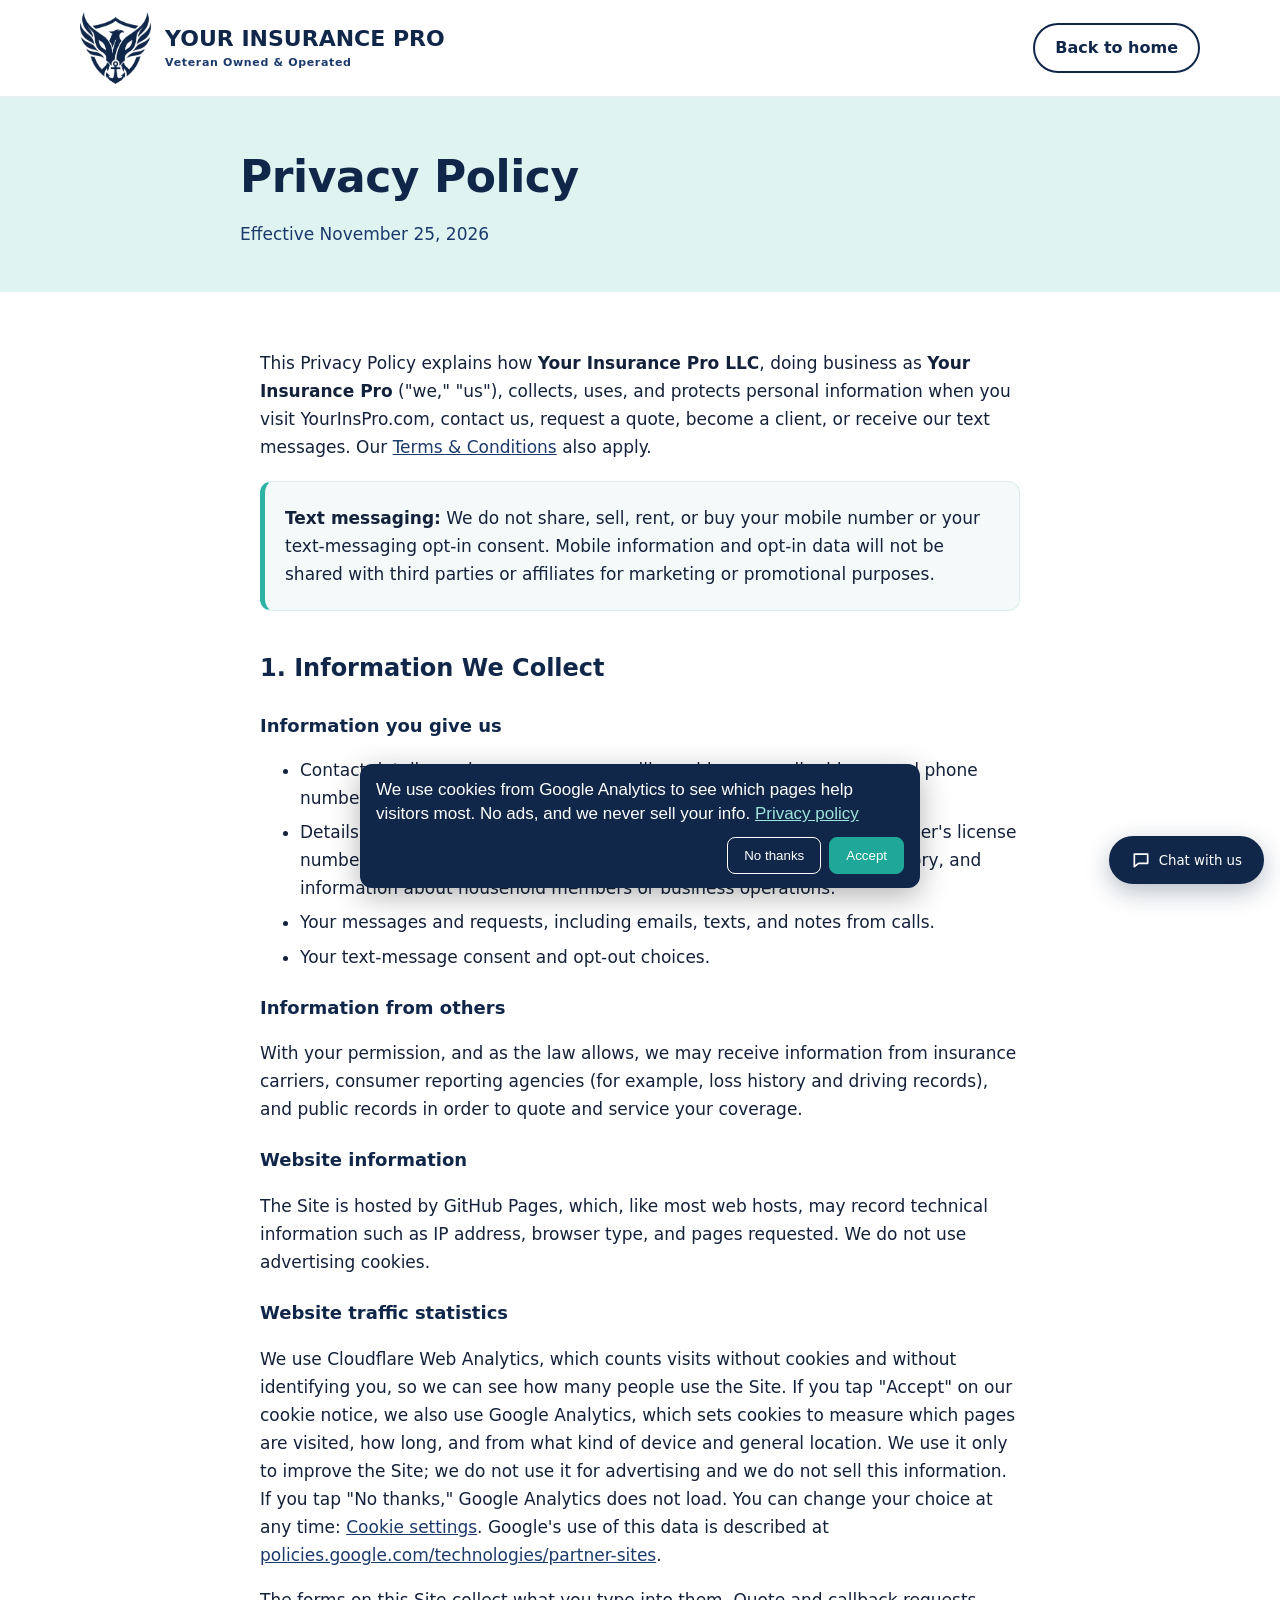
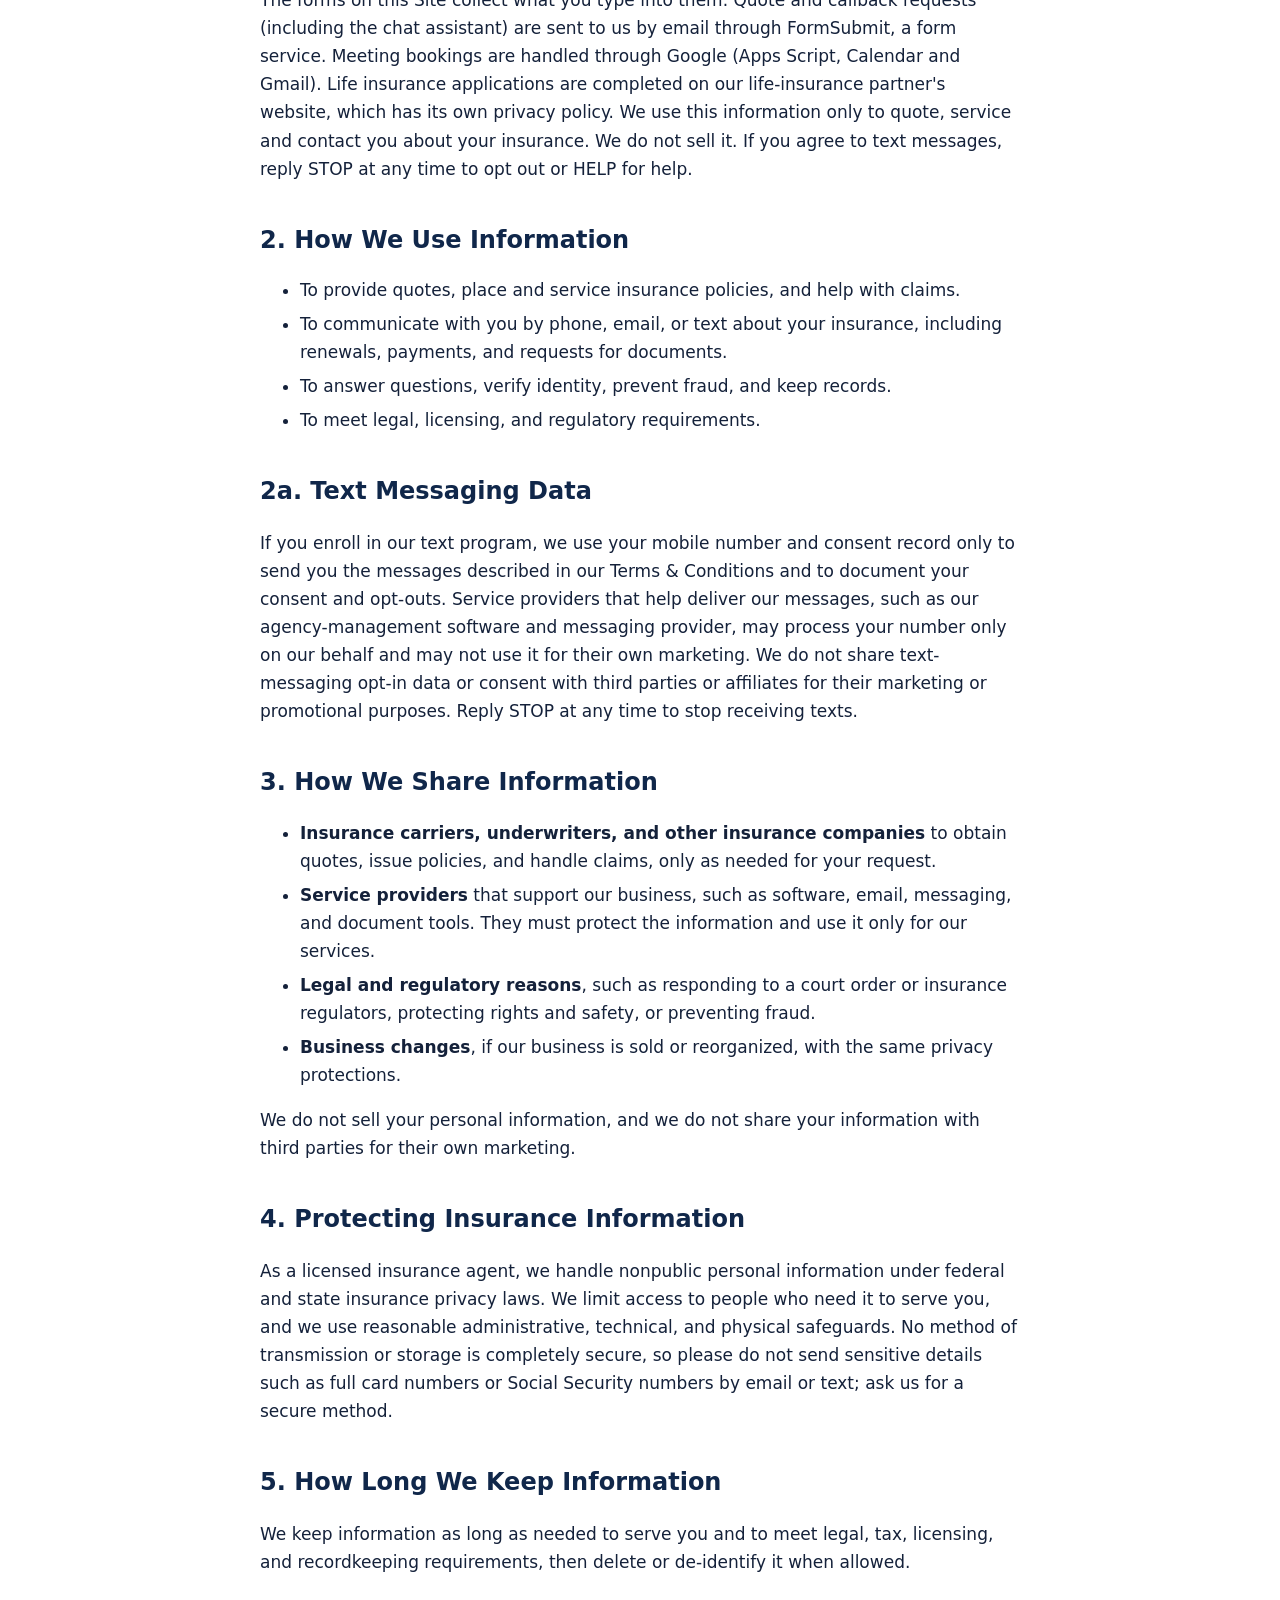
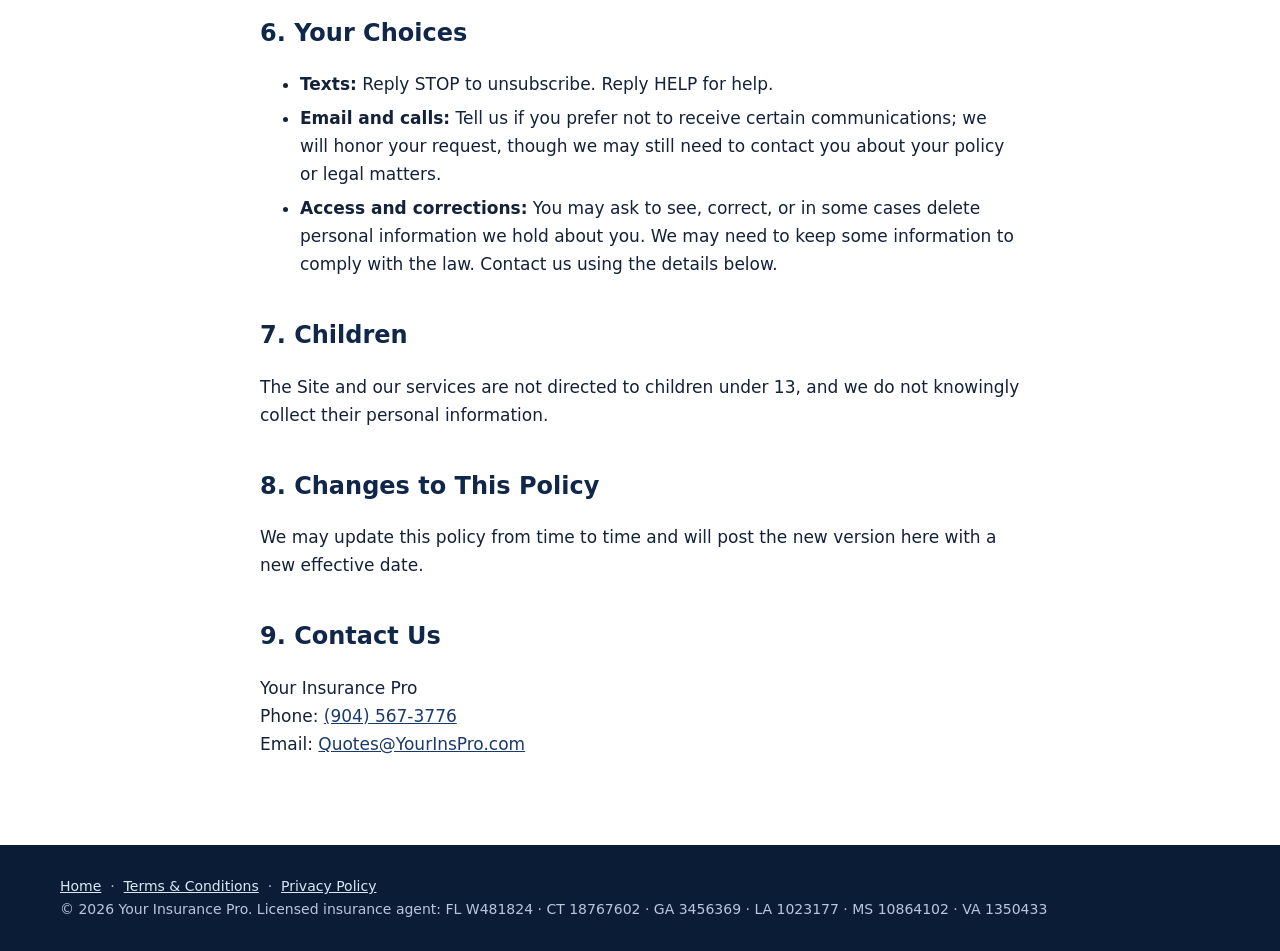
<file: privacy.html>
<!doctype html>
<html lang="en">
<head>
<meta charset="utf-8">
<meta http-equiv="Content-Security-Policy" content="default-src 'self'; script-src 'self' 'unsafe-inline' https://static.cloudflareinsights.com https://www.googletagmanager.com; style-src 'self' 'unsafe-inline'; img-src 'self' data: https://*.google-analytics.com https://www.googletagmanager.com; font-src 'self'; connect-src 'self' https://formsubmit.co https://script.google.com https://script.googleusercontent.com https://cloudflareinsights.com https://*.google-analytics.com https://*.analytics.google.com https://www.googletagmanager.com; form-action 'self' https://formsubmit.co; frame-src 'none'; object-src 'none'; base-uri 'self'; upgrade-insecure-requests">
<meta name="referrer" content="strict-origin-when-cross-origin">
<script>if(top!==self){try{top.location=self.location}catch(e){document.documentElement.style.display='none'}}</script>
<link rel="canonical" href="https://yourinspro.com/privacy.html">
<link rel="icon" type="image/png" href="assets/emblem.png">
<link rel="apple-touch-icon" href="assets/emblem.png">
<meta property="og:type" content="website">
<meta property="og:site_name" content="Your Insurance Pro">
<meta property="og:title" content="Privacy Policy | Your Insurance Pro">
<meta property="og:description" content="How Your Insurance Pro collects, uses, and protects personal information, including text messaging data.">
<meta property="og:url" content="https://yourinspro.com/privacy.html">
<meta property="og:image" content="https://yourinspro.com/assets/logo.png">
<meta name="twitter:card" content="summary">
<meta name="viewport" content="width=device-width, initial-scale=1">
<title>Privacy Policy | Your Insurance Pro</title>
<meta name="description" content="How Your Insurance Pro collects, uses, and protects personal information, including text messaging data.">
<style>
  :root{--navy:#10274a;--navy-2:#1b3a6b;--teal:#2bb3a6;--teal-soft:#dff3f0;--mist:#f3faf9;--ink:#14213a;--muted:#5a6b85}
  *{box-sizing:border-box}
  body{margin:0;font-family:system-ui,-apple-system,"Segoe UI",Roboto,Arial,sans-serif;color:var(--ink);line-height:1.65;background:#fff}
  a{color:var(--navy-2)} a:hover{color:var(--teal)}
  header{border-bottom:1px solid #e6eef0;background:#fff}
  .bar{max-width:1160px;margin:0 auto;padding:0 20px;height:96px;display:flex;align-items:center;justify-content:space-between}
  .brand{display:flex;align-items:center;gap:14px;text-decoration:none;color:var(--navy)}
  .brand img{height:72px;width:auto}
  .brand-text{display:flex;flex-direction:column;line-height:1.1}
  .brand-text b{font-size:22px;font-weight:800}
  .brand-text small{font-size:11px;font-weight:600;letter-spacing:.06em;margin-top:5px;color:var(--navy-2)}
  .back{font-weight:700;text-decoration:none;color:var(--navy);border:2px solid var(--navy);padding:10px 20px;border-radius:999px}
  .back:hover{background:var(--navy);color:#fff}
  .hero{background:var(--teal-soft);padding:44px 20px}
  .hero div{max-width:800px;margin:0 auto}
  .hero h1{margin:0 0 6px;font-size:clamp(30px,4.4vw,44px);color:var(--navy);letter-spacing:-.01em}
  .hero p{margin:0;color:var(--navy-2)}
  main{max-width:800px;margin:0 auto;padding:40px 20px 70px}
  h2{color:var(--navy);margin:38px 0 8px;font-size:24px}
  h3{color:var(--navy);margin:22px 0 4px;font-size:18px}
  p,li{font-size:17px} li{margin:6px 0}
  .callout{background:var(--mist);border:1px solid #d9ece9;border-left:5px solid var(--teal);border-radius:12px;padding:16px 20px;margin:20px 0}
  .callout p{margin:6px 0}
  footer{background:#0b1c37;color:#b9c8dc;padding:30px 20px;font-size:14px}
  footer .in{max-width:1160px;margin:0 auto} footer a{color:#dbe7f5}
  @media(max-width:640px){.bar{height:84px}.brand img{height:56px}.brand-text b{font-size:16px}.brand-text small{font-size:8px}.back{padding:8px 14px;font-size:14px}}
</style>
</head>
<body>
<header><div class="bar">
  <a class="brand" href="/" aria-label="Your Insurance Pro home"><img src="assets/emblem.png" alt=""><span class="brand-text"><b>YOUR INSURANCE PRO</b><small>Veteran Owned &amp; Operated</small></span></a>
  <a class="back" href="/">Back to home</a>
</div></header>
<div class="hero"><div><h1>Privacy Policy</h1><p>Effective November 25, 2026</p></div></div>
<main>

<p>This Privacy Policy explains how <b>Your Insurance Pro LLC</b>, doing business as <b>Your Insurance Pro</b> ("we," "us"), collects, uses, and protects personal information when you visit YourInsPro.com, contact us, request a quote, become a client, or receive our text messages. Our <a href="terms.html">Terms &amp; Conditions</a> also apply.</p>

<div class="callout">
<p><b>Text messaging:</b> We do not share, sell, rent, or buy your mobile number or your text-messaging opt-in consent. Mobile information and opt-in data will not be shared with third parties or affiliates for marketing or promotional purposes.</p>
</div>

<h2>1. Information We Collect</h2>
<h3>Information you give us</h3>
<ul>
<li>Contact details, such as your name, mailing address, email address, and phone number.</li>
<li>Details needed to quote or manage insurance, such as date of birth, driver's license number, vehicle or property information, prior coverage and claims history, and information about household members or business operations.</li>
<li>Your messages and requests, including emails, texts, and notes from calls.</li>
<li>Your text-message consent and opt-out choices.</li>
</ul>
<h3>Information from others</h3>
<p>With your permission, and as the law allows, we may receive information from insurance carriers, consumer reporting agencies (for example, loss history and driving records), and public records in order to quote and service your coverage.</p>
<h3>Website information</h3>
<p>The Site is hosted by GitHub Pages, which, like most web hosts, may record technical information such as IP address, browser type, and pages requested. We do not use advertising cookies.</p>
<h3 id="analytics">Website traffic statistics</h3>
<p>We use Cloudflare Web Analytics, which counts visits without cookies and without identifying you, so we can see how many people use the Site. If you tap "Accept" on our cookie notice, we also use Google Analytics, which sets cookies to measure which pages are visited, how long, and from what kind of device and general location. We use it only to improve the Site; we do not use it for advertising and we do not sell this information. If you tap "No thanks," Google Analytics does not load. You can change your choice at any time: <a href="#analytics" onclick="return window.yipCookieSettings&&window.yipCookieSettings()">Cookie settings</a>. Google's use of this data is described at <a href="https://policies.google.com/technologies/partner-sites" target="_blank" rel="noopener">policies.google.com/technologies/partner-sites</a>.</p>
<p>The forms on this Site collect what you type into them. Quote and callback requests (including the chat assistant) are sent to us by email through FormSubmit, a form service. Meeting bookings are handled through Google (Apps Script, Calendar and Gmail). Life insurance applications are completed on our life-insurance partner's website, which has its own privacy policy. We use this information only to quote, service and contact you about your insurance. We do not sell it. If you agree to text messages, reply STOP at any time to opt out or HELP for help.</p>

<h2>2. How We Use Information</h2>
<ul>
<li>To provide quotes, place and service insurance policies, and help with claims.</li>
<li>To communicate with you by phone, email, or text about your insurance, including renewals, payments, and requests for documents.</li>
<li>To answer questions, verify identity, prevent fraud, and keep records.</li>
<li>To meet legal, licensing, and regulatory requirements.</li>
</ul>

<h2>2a. Text Messaging Data</h2>
<p>If you enroll in our text program, we use your mobile number and consent record only to send you the messages described in our Terms &amp; Conditions and to document your consent and opt-outs. Service providers that help deliver our messages, such as our agency-management software and messaging provider, may process your number only on our behalf and may not use it for their own marketing. We do not share text-messaging opt-in data or consent with third parties or affiliates for their marketing or promotional purposes. Reply STOP at any time to stop receiving texts.</p>

<h2>3. How We Share Information</h2>
<ul>
<li><b>Insurance carriers, underwriters, and other insurance companies</b> to obtain quotes, issue policies, and handle claims, only as needed for your request.</li>
<li><b>Service providers</b> that support our business, such as software, email, messaging, and document tools. They must protect the information and use it only for our services.</li>
<li><b>Legal and regulatory reasons</b>, such as responding to a court order or insurance regulators, protecting rights and safety, or preventing fraud.</li>
<li><b>Business changes</b>, if our business is sold or reorganized, with the same privacy protections.</li>
</ul>
<p>We do not sell your personal information, and we do not share your information with third parties for their own marketing.</p>

<h2>4. Protecting Insurance Information</h2>
<p>As a licensed insurance agent, we handle nonpublic personal information under federal and state insurance privacy laws. We limit access to people who need it to serve you, and we use reasonable administrative, technical, and physical safeguards. No method of transmission or storage is completely secure, so please do not send sensitive details such as full card numbers or Social Security numbers by email or text; ask us for a secure method.</p>

<h2>5. How Long We Keep Information</h2>
<p>We keep information as long as needed to serve you and to meet legal, tax, licensing, and recordkeeping requirements, then delete or de-identify it when allowed.</p>

<h2>6. Your Choices</h2>
<ul>
<li><b>Texts:</b> Reply STOP to unsubscribe. Reply HELP for help.</li>
<li><b>Email and calls:</b> Tell us if you prefer not to receive certain communications; we will honor your request, though we may still need to contact you about your policy or legal matters.</li>
<li><b>Access and corrections:</b> You may ask to see, correct, or in some cases delete personal information we hold about you. We may need to keep some information to comply with the law. Contact us using the details below.</li>
</ul>

<h2>7. Children</h2>
<p>The Site and our services are not directed to children under 13, and we do not knowingly collect their personal information.</p>

<h2>8. Changes to This Policy</h2>
<p>We may update this policy from time to time and will post the new version here with a new effective date.</p>

<h2>9. Contact Us</h2>
<p>Your Insurance Pro<br>Phone: <a href="tel:9045673776">(904) 567-3776</a><br>Email: <a href="mailto:Quotes@YourInsPro.com">Quotes@YourInsPro.com</a></p>

</main>
<footer><div class="in">
  <a href="/">Home</a> &nbsp;·&nbsp; <a href="terms.html">Terms &amp; Conditions</a> &nbsp;·&nbsp; <a href="privacy.html">Privacy Policy</a><br>
  © 2026 Your Insurance Pro. Licensed insurance agent: FL W481824 · CT 18767602 · GA 3456369 · LA 1023177 · MS 10864102 · VA 1350433
</div></footer>
<script src="assets/chat-widget.js" defer></script>
<script src="assets/analytics.js" defer></script>
</body>
</html>
</file>
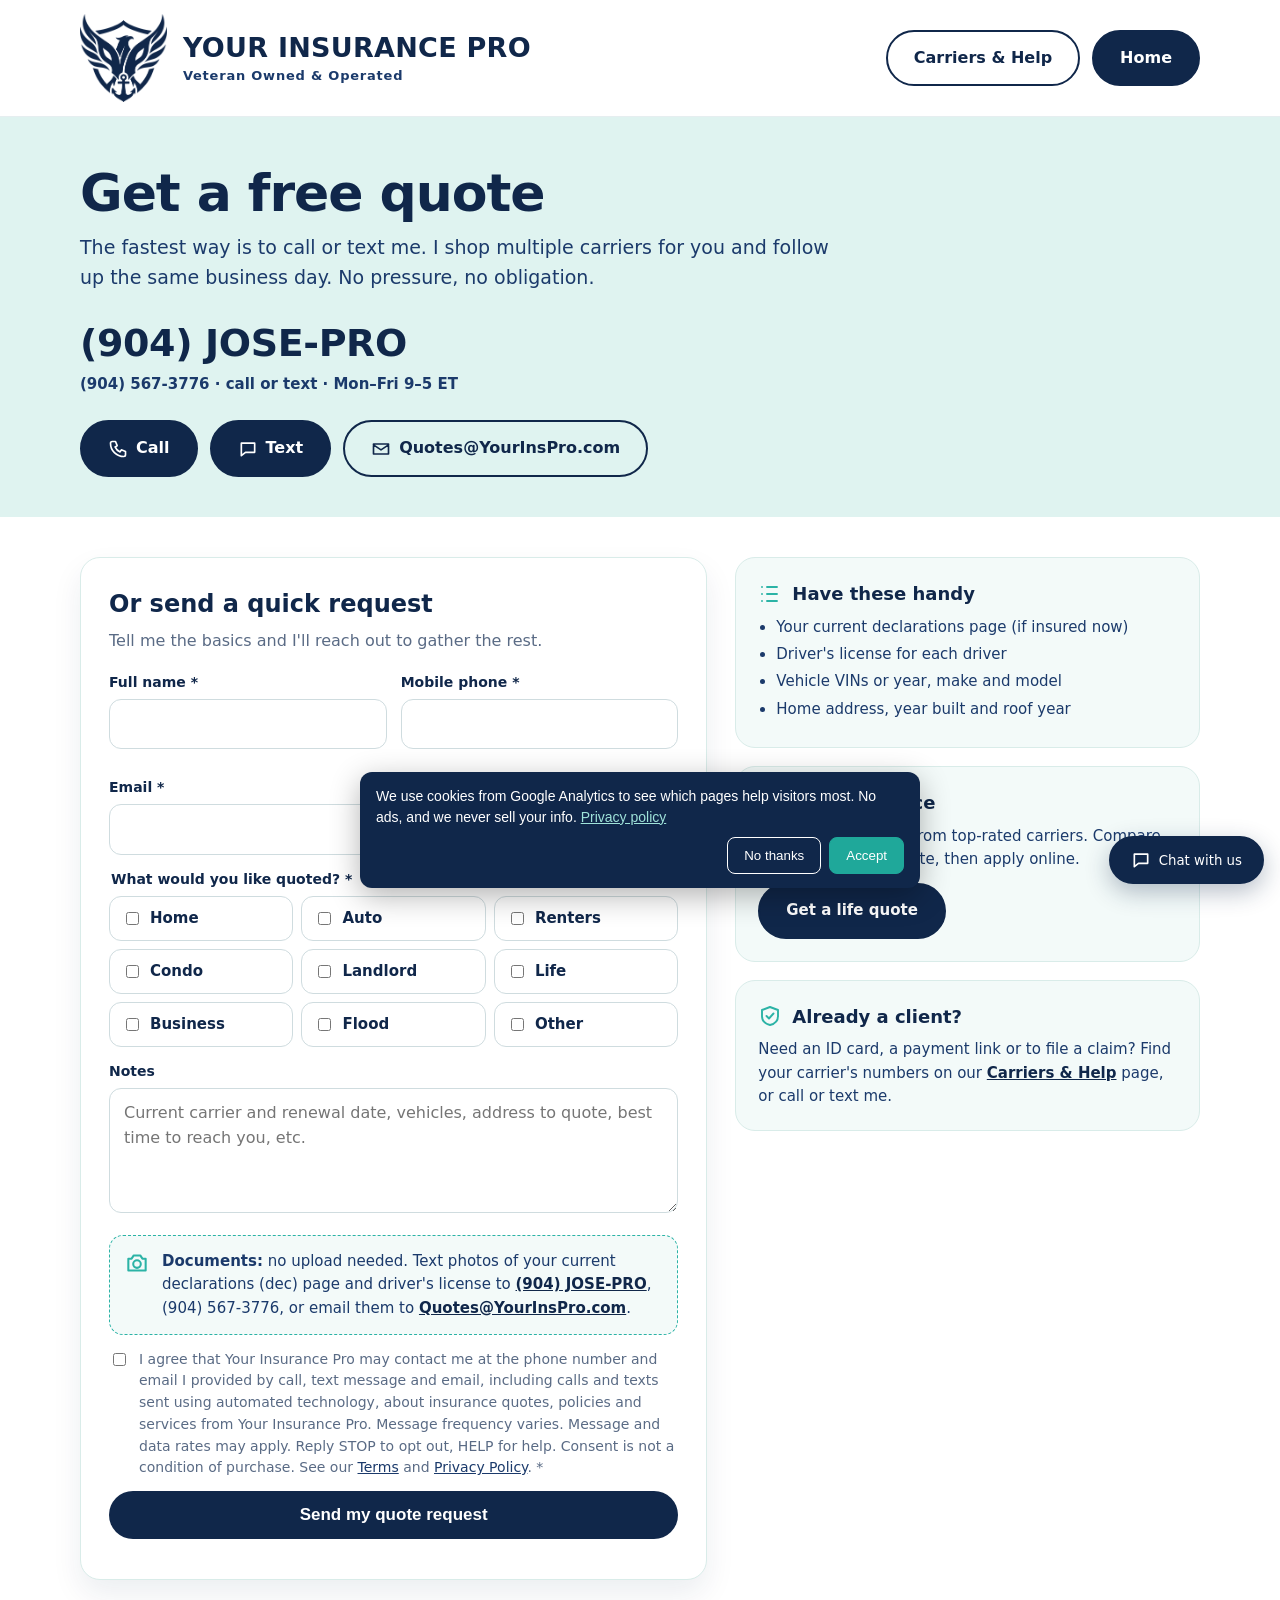
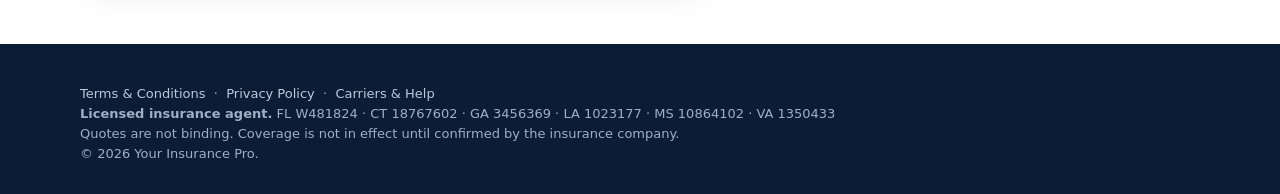
<file: quote.html>
<!doctype html>
<html lang="en">
<head>
<meta charset="utf-8">
<meta http-equiv="Content-Security-Policy" content="default-src 'self'; script-src 'self' 'unsafe-inline' https://static.cloudflareinsights.com https://www.googletagmanager.com; style-src 'self' 'unsafe-inline'; img-src 'self' data: https://*.google-analytics.com https://www.googletagmanager.com; font-src 'self'; connect-src 'self' https://formsubmit.co https://script.google.com https://script.googleusercontent.com https://cloudflareinsights.com https://*.google-analytics.com https://*.analytics.google.com https://www.googletagmanager.com; form-action 'self' https://formsubmit.co; frame-src 'none'; object-src 'none'; base-uri 'self'; upgrade-insecure-requests">
<meta name="referrer" content="strict-origin-when-cross-origin">
<script>if(top!==self){try{top.location=self.location}catch(e){document.documentElement.style.display='none'}}</script>
<link rel="canonical" href="https://yourinspro.com/quote.html">
<link rel="icon" type="image/png" href="assets/emblem.png">
<link rel="apple-touch-icon" href="assets/emblem.png">
<meta property="og:type" content="website">
<meta property="og:site_name" content="Your Insurance Pro">
<meta property="og:title" content="Get a Quote | Your Insurance Pro">
<meta property="og:description" content="Request a free home, auto, renters, condo, landlord, life, business or flood insurance quote from Your Insurance Pro. Veteran Owned &amp; Operated. Call or text (904) JOSE-PRO.">
<meta property="og:url" content="https://yourinspro.com/quote.html">
<meta property="og:image" content="https://yourinspro.com/assets/logo.png">
<meta name="twitter:card" content="summary">
<meta name="viewport" content="width=device-width, initial-scale=1">
<title>Get a Quote | Your Insurance Pro</title>
<meta name="description" content="Request a free home, auto, renters, condo, landlord, life, business or flood insurance quote from Your Insurance Pro. Veteran Owned &amp; Operated. Call or text (904) JOSE-PRO.">
<style>
  :root{
    --navy:#10274a; --navy-2:#1b3a6b; --teal:#2bb3a6; --teal-soft:#dff3f0; --mist:#f3faf9;
    --ink:#14213a; --muted:#5a6b85; --white:#fff;
    --radius:20px; --max:1160px;
  }
  *{box-sizing:border-box}
  body{margin:0;font-family:system-ui,-apple-system,"Segoe UI",Roboto,Arial,sans-serif;color:var(--ink);background:var(--white);line-height:1.55}
  img{max-width:100%;display:block}
  a{color:inherit}
  .wrap{max-width:var(--max);margin:0 auto;padding:0 20px}

  header{position:sticky;top:0;z-index:10;background:rgba(255,255,255,.94);backdrop-filter:blur(8px);border-bottom:1px solid #e6eef0}
  .bar{display:flex;align-items:center;justify-content:space-between;height:116px}
  .brand{display:flex;align-items:center;gap:16px;text-decoration:none;color:var(--navy)}
  .brand img{height:88px;width:auto}
  .brand-text{display:flex;flex-direction:column;line-height:1.1}
  .brand-text b{font-size:27px;font-weight:800;letter-spacing:.01em}
  .brand-text small{font-size:13px;font-weight:600;letter-spacing:.06em;margin-top:6px;color:var(--navy-2)}
  .btn{display:inline-flex;align-items:center;justify-content:center;gap:8px;background:var(--navy);color:#fff;padding:14px 26px;border-radius:999px;font-weight:700;text-decoration:none;border:2px solid var(--navy);transition:.2s}
  .btn:hover{background:var(--teal);border-color:var(--teal)}
  .btn.ghost{background:transparent;color:var(--navy)} .btn.ghost:hover{background:var(--navy);color:#fff;border-color:var(--navy)}
  .btn svg{width:20px;height:20px;flex:none}
  .actions{display:flex;gap:12px;align-items:center}

  .intro{background:var(--teal-soft)}
  .intro .wrap{padding-top:48px;padding-bottom:40px}
  h1{font-size:clamp(32px,4.4vw,52px);line-height:1.08;margin:0 0 12px;color:var(--navy);letter-spacing:-.02em}
  .lead{font-size:19px;color:var(--navy-2);max-width:62ch;margin:0}
  .callbox{margin-top:24px;display:flex;flex-wrap:wrap;gap:12px;align-items:center}
  .bignum{display:block;margin-top:22px;font-size:clamp(26px,4vw,38px);font-weight:800;color:var(--navy);text-decoration:none;letter-spacing:-.01em}
  .bignum small{display:block;font-size:15px;font-weight:600;color:var(--navy-2);letter-spacing:0}

  .main{padding:40px 0 64px}
  .grid2{display:grid;grid-template-columns:1.35fr 1fr;gap:28px;align-items:start}
  .grid2>*{min-width:0}
  @media(max-width:900px){.grid2{grid-template-columns:minmax(0,1fr)}}
  .req{min-width:0;background:#fff;border:1px solid #d9ece9;border-radius:var(--radius);padding:28px;box-shadow:0 14px 30px rgba(16,39,74,.08)}
  .req h2,.side h2{margin:0 0 6px;color:var(--navy)} .req .sub{margin:0 0 18px;color:var(--muted)}
  .row2{display:grid;grid-template-columns:1fr 1fr;gap:14px} @media(max-width:620px){.row2{grid-template-columns:1fr}}
  .fg{margin-bottom:14px} .fg>label,.fg legend{display:block;font-weight:700;font-size:14px;color:var(--navy);margin-bottom:5px}
  .fg input[type=text],.fg input[type=tel],.fg input[type=email],.fg textarea{width:100%;padding:12px 14px;border:1px solid #cfdcdf;border-radius:12px;font:inherit;background:#fff}
  .fg input:focus,.fg textarea:focus{outline:2px solid var(--teal);border-color:var(--teal)}
  fieldset.fg{border:0;padding:0;margin:0 0 14px}
  .lines{display:grid;grid-template-columns:repeat(3,1fr);gap:8px} @media(max-width:520px){.lines{grid-template-columns:repeat(2,1fr)}}
  .lines label{display:flex;gap:8px;align-items:center;border:1px solid #cfdcdf;border-radius:12px;padding:10px 12px;font-weight:600;font-size:15px;color:var(--navy);cursor:pointer}
  .lines label:has(input:checked){border-color:var(--teal);background:var(--mist)}
  .photo-note{display:flex;gap:12px;align-items:flex-start;background:var(--mist);border:1px dashed var(--teal);border-radius:14px;padding:14px;margin-bottom:14px;color:var(--navy-2);font-size:15px}
  .photo-note svg{width:26px;height:26px;flex:none;color:var(--teal)}
  .photo-note a{font-weight:700;color:var(--navy)}
  .consent{display:flex;gap:10px;align-items:flex-start;font-size:14px;color:var(--muted)} .consent input{margin-top:4px}
  .consent a{color:var(--navy-2)}
  .req button{border:0;cursor:pointer;width:100%;margin-top:12px;font-size:17px}
  .status{margin-top:12px;font-weight:700} .status.ok{color:#0f766e} .status.err{color:#b42318}
  .side{min-width:0;display:grid;gap:18px}
  .tile{background:var(--mist);border:1px solid #d9ece9;border-radius:var(--radius);padding:22px}
  .tile h3{margin:0 0 8px;color:var(--navy);font-size:18px;display:flex;gap:10px;align-items:center}
  .tile h3 svg{width:24px;height:24px;color:var(--teal);flex:none}
  .tile p,.tile ul{margin:0;color:var(--navy-2);font-size:15px} .tile ul{padding-left:18px} .tile li{margin:4px 0}
  .tile a{font-weight:700;color:var(--navy)}

  footer{background:#0b1c37;color:#b9c8dc;padding:40px 0 30px;font-size:15px}
  footer a{text-decoration:none} footer a:hover{color:#fff}
  .legal a{color:#dbe7f5}
  .legal{font-size:13px;opacity:.85}

  @media(max-width:700px){.bar{height:84px}.brand img{height:62px}.brand{gap:10px}.brand-text b{font-size:17px}.brand-text small{font-size:9px;letter-spacing:.03em}.bar .btn{padding:10px 16px;font-size:14px}.ph{display:none}.req{padding:20px}.callbox .btn{flex:1 1 140px;white-space:nowrap}.bar .btn{white-space:nowrap}}
  @media(max-width:420px){.brand img{height:52px}.brand-text b{font-size:15px}.bar .btn{padding:9px 14px}}
</style>
</head>
<body>

<header>
  <div class="wrap bar">
    <a class="brand" href="index.html" aria-label="Your Insurance Pro, Veteran Owned &amp; Operated, home">
      <img src="assets/emblem.png" alt="">
      <span class="brand-text"><b>YOUR INSURANCE PRO</b><small>Veteran Owned &amp; Operated</small></span>
    </a>
    <div class="actions">
      <a class="btn ghost ph" href="carriers.html">Carriers &amp; Help</a>
      <a class="btn" href="index.html">Home</a>
    </div>
  </div>
</header>

<main>
  <section class="intro"><div class="wrap">
    <h1>Get a free quote</h1>
    <p class="lead">The fastest way is to call or text me. I shop multiple carriers for you and follow up the same business day. No pressure, no obligation.</p>
    <a class="bignum" href="tel:9045673776">(904) JOSE-PRO<small>(904) 567-3776 · call or text · Mon–Fri 9–5 ET</small></a>
    <div class="callbox">
      <a class="btn" href="tel:9045673776"><svg viewBox="0 0 24 24" aria-hidden="true"><path fill="none" stroke="currentColor" stroke-width="2" stroke-linecap="round" stroke-linejoin="round" d="M5 3h4l2 5-2.5 1.5a11 11 0 0 0 6 6L16 13l5 2v4a2 2 0 0 1-2 2A16 16 0 0 1 3 5a2 2 0 0 1 2-2z"/></svg>Call</a>
      <a class="btn" href="sms:+19045673776"><svg viewBox="0 0 24 24" aria-hidden="true"><path fill="none" stroke="currentColor" stroke-width="2" stroke-linecap="round" stroke-linejoin="round" d="M4 5h16v11H9l-5 4z"/></svg>Text</a>
      <a class="btn ghost" href="mailto:Quotes@YourInsPro.com"><svg viewBox="0 0 24 24" aria-hidden="true"><path fill="none" stroke="currentColor" stroke-width="2" stroke-linecap="round" stroke-linejoin="round" d="M3 6h18v12H3zM3 7l9 6 9-6"/></svg>Quotes@YourInsPro.com</a>
    </div>
  </div></section>

  <section class="main"><div class="wrap grid2">
    <form class="req" id="request" onsubmit="sendRequest(event)">
      <h2>Or send a quick request</h2>
      <p class="sub">Tell me the basics and I'll reach out to gather the rest.</p>
      <div class="row2">
        <div class="fg"><label for="f-name">Full name *</label><input id="f-name" type="text" name="Name" required autocomplete="name"></div>
        <div class="fg"><label for="f-phone">Mobile phone *</label><input id="f-phone" type="tel" name="Phone" required autocomplete="tel"></div>
        <div class="fg"><label for="f-email">Email *</label><input id="f-email" type="email" name="Email" required autocomplete="email"></div>
        <div class="fg"><label for="f-zip">ZIP code *</label><input id="f-zip" type="text" name="ZIP" required inputmode="numeric" pattern="[0-9]{5}" maxlength="5" autocomplete="postal-code"></div>
      </div>
      <fieldset class="fg">
        <legend>What would you like quoted? *</legend>
        <div class="lines">
          <label for="line-home"><input id="line-home" type="checkbox" name="line" value="Home">Home</label>
          <label for="line-auto"><input id="line-auto" type="checkbox" name="line" value="Auto">Auto</label>
          <label for="line-renters"><input id="line-renters" type="checkbox" name="line" value="Renters">Renters</label>
          <label for="line-condo"><input id="line-condo" type="checkbox" name="line" value="Condo">Condo</label>
          <label for="line-landlord"><input id="line-landlord" type="checkbox" name="line" value="Landlord">Landlord</label>
          <label for="line-life"><input id="line-life" type="checkbox" name="line" value="Life">Life</label>
          <label for="line-business"><input id="line-business" type="checkbox" name="line" value="Business">Business</label>
          <label for="line-flood"><input id="line-flood" type="checkbox" name="line" value="Flood">Flood</label>
          <label for="line-other"><input id="line-other" type="checkbox" name="line" value="Other">Other</label>
        </div>
      </fieldset>
      <div class="fg"><label for="f-notes">Notes</label><textarea id="f-notes" name="Notes" rows="4" placeholder="Current carrier and renewal date, vehicles, address to quote, best time to reach you, etc."></textarea></div>
      <div class="photo-note">
        <svg viewBox="0 0 24 24" aria-hidden="true"><path fill="none" stroke="currentColor" stroke-width="1.9" stroke-linecap="round" stroke-linejoin="round" d="M4 8h3l2-3h6l2 3h3v11H4z"/><circle fill="none" stroke="currentColor" stroke-width="1.9" cx="12" cy="13" r="3.5"/></svg>
        <span><b>Documents:</b> no upload needed. Text photos of your current declarations (dec) page and driver's license to <a href="sms:+19045673776">(904) JOSE-PRO</a>, (904) 567-3776, or email them to <a href="mailto:Quotes@YourInsPro.com">Quotes@YourInsPro.com</a>.</span>
      </div>
      <label class="consent" for="f-consent"><input id="f-consent" type="checkbox" name="Contact consent" value="Yes" required> <span>I agree that Your Insurance Pro may contact me at the phone number and email I provided by call, text message and email, including calls and texts sent using automated technology, about insurance quotes, policies and services from Your Insurance Pro. Message frequency varies. Message and data rates may apply. Reply STOP to opt out, HELP for help. Consent is not a condition of purchase. See our <a href="terms.html">Terms</a> and <a href="privacy.html">Privacy Policy</a>. *</span></label>
      <input type="text" name="_honey" tabindex="-1" autocomplete="off" style="display:none" aria-hidden="true">
      <button class="btn" type="submit">Send my quote request</button>
      <div class="status" role="status"></div>
    </form>

    <aside class="side">
      <div class="tile">
        <h3><svg viewBox="0 0 24 24" aria-hidden="true"><path fill="none" stroke="currentColor" stroke-width="1.9" stroke-linecap="round" stroke-linejoin="round" d="M9 5h10M9 12h10M9 19h10M4 5h.01M4 12h.01M4 19h.01"/></svg>Have these handy</h3>
        <ul>
          <li>Your current declarations page (if insured now)</li>
          <li>Driver's license for each driver</li>
          <li>Vehicle VINs or year, make and model</li>
          <li>Home address, year built and roof year</li>
        </ul>
      </div>
      <div class="tile" id="life">
        <h3><svg viewBox="0 0 24 24" aria-hidden="true"><path fill="none" stroke="currentColor" stroke-width="1.9" stroke-linecap="round" stroke-linejoin="round" d="M12 20s-7.5-4.4-7.5-10A4.3 4.3 0 0 1 12 7.3 4.3 4.3 0 0 1 19.5 10c0 5.6-7.5 10-7.5 10z"/></svg>Life insurance</h3>
        <p>Quick online quotes from top-rated carriers. Compare rates in about a minute, then apply online.</p>
        <p style="margin-top:12px"><a class="btn" href="https://app.back9ins.com/apply/JoseLopez" target="_blank" rel="noopener" style="color:#fff">Get a life quote</a></p>
      </div>
      <div class="tile">
        <h3><svg viewBox="0 0 24 24" aria-hidden="true"><path fill="none" stroke="currentColor" stroke-width="1.9" stroke-linecap="round" stroke-linejoin="round" d="M12 3l8 3v6c0 5-3.5 8-8 9-4.5-1-8-4-8-9V6z"/><path fill="none" stroke="currentColor" stroke-width="1.9" stroke-linecap="round" stroke-linejoin="round" d="M8.5 12l2.5 2.5 4.5-5"/></svg>Already a client?</h3>
        <p>Need an ID card, a payment link or to file a claim? Find your carrier's numbers on our <a href="carriers.html">Carriers &amp; Help</a> page, or call or text me.</p>
      </div>
    </aside>
  </div></section>
</main>

<footer><div class="wrap">
  <div class="legal"><a href="terms.html">Terms &amp; Conditions</a> &nbsp;·&nbsp; <a href="privacy.html">Privacy Policy</a> &nbsp;·&nbsp; <a href="carriers.html">Carriers &amp; Help</a><br><b>Licensed insurance agent.</b> FL W481824 · CT 18767602 · GA 3456369 · LA 1023177 · MS 10864102 · VA 1350433<br>Quotes are not binding. Coverage is not in effect until confirmed by the insurance company.<br>© 2026 Your Insurance Pro.</div>
</div></footer>

<script>
/* Quote requests are emailed to the agency through FormSubmit (already activated for Quotes@YourInsPro.com).
   No file uploads: clients text or email their documents. */
const FORM_ENDPOINT = 'https://formsubmit.co/ajax/Quotes@YourInsPro.com';
const PAGE_LOADED = Date.now();
async function sendRequest(e) {
  e.preventDefault();
  const form = e.target, status = form.querySelector('.status'), btn = form.querySelector('button[type=submit]');
  if (form.querySelector('[name=_honey]').value) return;
  if (Date.now() - PAGE_LOADED < 4000) { status.className = 'status err'; status.textContent = 'Please review your details and press send again.'; return; }
  const lines = [...form.querySelectorAll('input[name=line]:checked')].map(x => x.value);
  if (!lines.length) { status.className = 'status err'; status.textContent = 'Please pick at least one type of coverage.'; return; }
  const data = { _subject: 'Quote request (' + lines.join(', ') + ') - YourInsPro.com', _template: 'table', _captcha: 'false', 'Coverage wanted': lines.join(', ') };
  form.querySelectorAll('input[name],textarea[name]').forEach(el => {
    if (el.name === '_honey' || el.name === 'line') return;
    if (el.type === 'checkbox') { if (el.checked) data[el.name] = el.value; return; }
    if (el.value) data[el.name] = el.value;
  });
  data['Consent wording'] = form.querySelector('.consent span').textContent.trim();
  data['Consent timestamp'] = new Date().toISOString();
  data['Page URL'] = location.href;
  data['_honey'] = '';
  btn.disabled = true; status.className = 'status'; status.textContent = 'Sending... this can take up to a minute, please keep this page open.';
  const ctl = new AbortController(), timer = setTimeout(() => ctl.abort(), 120000);
  try {
    const r = await fetch(FORM_ENDPOINT, { method: 'POST', signal: ctl.signal, headers: { 'Content-Type': 'application/json', 'Accept': 'application/json' }, body: JSON.stringify(data) });
    const j = await r.json();
    if (!r.ok || String(j.success) === 'false') throw new Error('send failed');
    form.reset(); window.yipTrack && window.yipTrack('generate_lead', { method: 'quote_form' }); status.className = 'status ok'; status.textContent = 'Thanks! I got your request and will reach out the same business day. Text your dec page and license photos to (904) JOSE-PRO to speed things up. - Jose';
  } catch (err) {
    status.className = 'status err'; status.textContent = "Sorry, that didn't go through. Please call or text (904) JOSE-PRO, (904) 567-3776.";
  }
  clearTimeout(timer);
  btn.disabled = false;
}
</script>
<script src="assets/chat-widget.js" defer></script>
<script src="assets/analytics.js" defer></script>
</body>
</html>
</file>
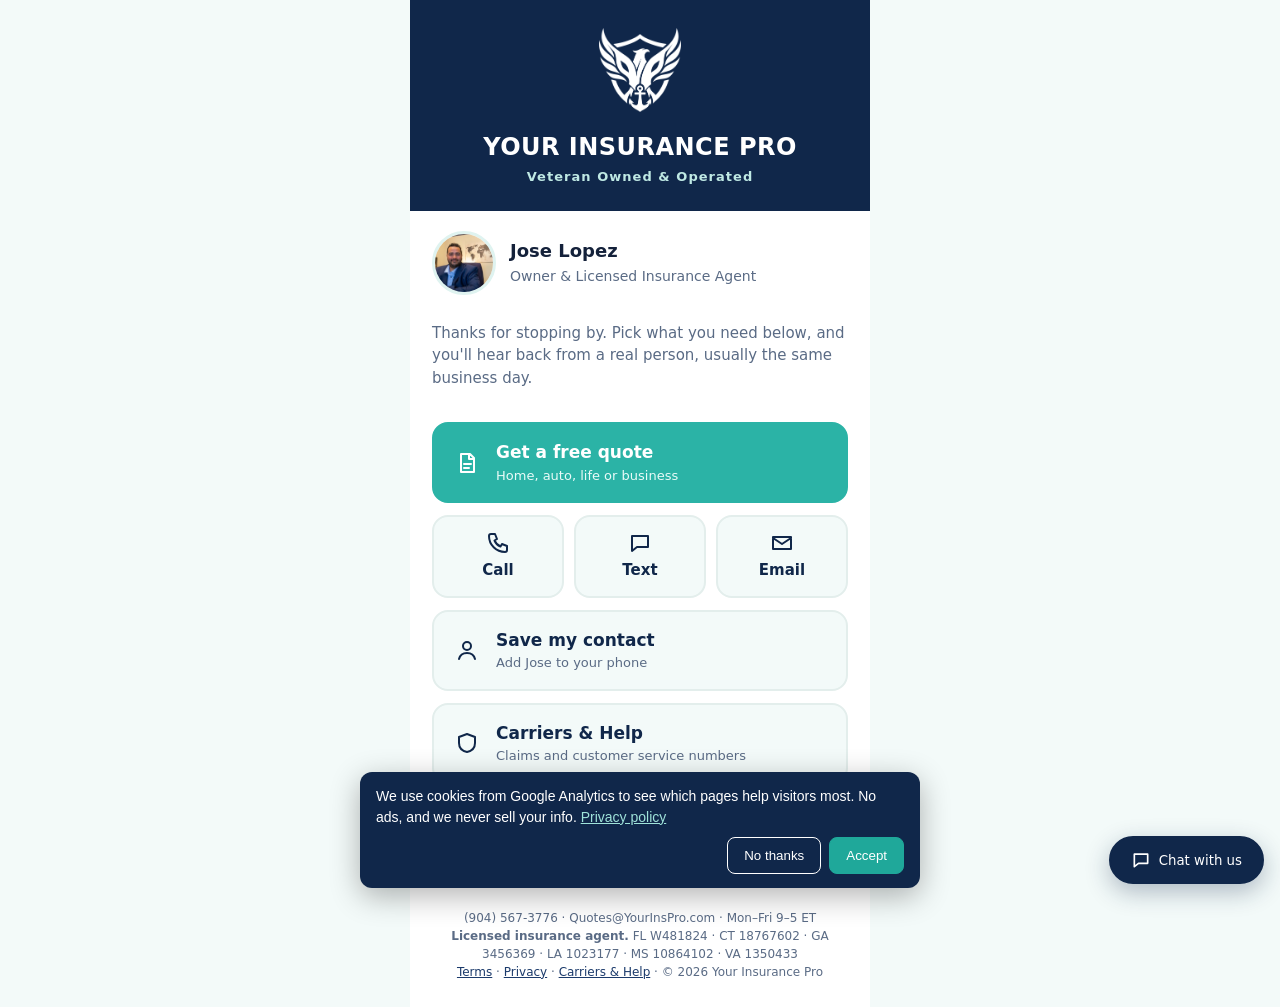
<file: start.html>
<!doctype html>
<html lang="en">
<head>
<meta charset="utf-8">
<meta http-equiv="Content-Security-Policy" content="default-src 'self'; script-src 'self' 'unsafe-inline' https://static.cloudflareinsights.com https://www.googletagmanager.com; style-src 'self' 'unsafe-inline'; img-src 'self' data: https://*.google-analytics.com https://www.googletagmanager.com; font-src 'self'; connect-src 'self' https://formsubmit.co https://script.google.com https://script.googleusercontent.com https://cloudflareinsights.com https://*.google-analytics.com https://*.analytics.google.com https://www.googletagmanager.com; form-action 'self' https://formsubmit.co; frame-src 'none'; object-src 'none'; base-uri 'self'; upgrade-insecure-requests">
<meta name="referrer" content="strict-origin-when-cross-origin">
<script>if(top!==self){try{top.location=self.location}catch(e){document.documentElement.style.display='none'}}</script>
<link rel="canonical" href="https://yourinspro.com/start.html">
<link rel="icon" type="image/png" href="assets/emblem.png">
<link rel="apple-touch-icon" href="assets/emblem.png">
<meta property="og:type" content="website">
<meta property="og:site_name" content="Your Insurance Pro">
<meta property="og:title" content="Your Insurance Pro | Jose Lopez">
<meta property="og:description" content="Get a free insurance quote, call or text, or find carrier help from Your Insurance Pro. Veteran Owned &amp; Operated.">
<meta property="og:url" content="https://yourinspro.com/start.html">
<meta property="og:image" content="https://yourinspro.com/assets/logo.png">
<meta name="twitter:card" content="summary">
<meta name="viewport" content="width=device-width, initial-scale=1">
<title>Your Insurance Pro | Jose Lopez</title>
<meta name="description" content="Get a free insurance quote, call or text, or find carrier help from Your Insurance Pro. Veteran Owned &amp; Operated.">
<meta name="robots" content="noindex">
<style>
  :root{--navy:#10274a;--navy-2:#1b3a6b;--teal:#2bb3a6;--teal-soft:#dff3f0;--mist:#f3faf9;--ink:#14213a;--muted:#5a6b85}
  *{box-sizing:border-box}
  body{margin:0;font-family:system-ui,-apple-system,"Segoe UI",Roboto,Arial,sans-serif;color:var(--ink);background:var(--mist);line-height:1.5}
  .card{max-width:460px;margin:0 auto;min-height:100vh;background:#fff;display:flex;flex-direction:column}
  header{background:var(--navy);color:#fff;text-align:center;padding:28px 20px 24px}
  header img{height:84px;filter:brightness(0) invert(1)}
  header h1{margin:10px 0 2px;font-size:24px;letter-spacing:.02em}
  header p{margin:0;color:#bfe9e4;font-size:13px;font-weight:600;letter-spacing:.08em}
  .who{display:flex;align-items:center;gap:14px;padding:20px 22px 6px}
  .who img{width:64px;height:64px;border-radius:50%;object-fit:cover;border:3px solid var(--teal-soft)}
  .who b{display:block;font-size:18px} .who span{color:var(--muted);font-size:14px}
  .hello{padding:6px 22px 4px;color:var(--muted);font-size:15px}
  .actions{padding:14px 22px;display:grid;gap:12px}
  .btn{display:flex;align-items:center;gap:14px;padding:16px 18px;border-radius:16px;text-decoration:none;font-weight:700;font-size:17px;color:var(--navy);background:var(--mist);border:2px solid #e3eeec}
  .btn small{display:block;font-weight:500;font-size:13px;color:var(--muted)}
  .btn .i{width:30px;display:flex;justify-content:center;flex:none} .btn .i svg{width:24px;height:24px}
  .btn.primary{background:var(--teal);border-color:var(--teal);color:#fff} .btn.primary small{color:#e9fbf8}
  .btn:active{transform:scale(.98)}
  .row{display:grid;grid-template-columns:1fr 1fr 1fr;gap:10px}
  .row .btn{flex-direction:column;gap:4px;padding:14px 8px;font-size:15px;text-align:center}
  footer{margin-top:auto;padding:18px 22px 26px;text-align:center;color:var(--muted);font-size:12px}
  footer a{color:var(--navy-2)}
</style>
</head>
<body>
<div class="card">
  <header>
    <img src="assets/emblem.png" alt="Your Insurance Pro emblem">
    <h1>YOUR INSURANCE PRO</h1>
    <p>Veteran Owned &amp; Operated</p>
  </header>

  <div class="who">
    <img src="assets/portrait.jpg" alt="Jose Lopez">
    <div><b>Jose Lopez</b><span>Owner &amp; Licensed Insurance Agent</span></div>
  </div>
  <p class="hello">Thanks for stopping by. Pick what you need below, and you'll hear back from a real person, usually the same business day.</p>

  <div class="actions">
    <a class="btn primary" href="quote.html"><span class="i"><svg viewBox="0 0 24 24" aria-hidden="true"><path fill="none" stroke="currentColor" stroke-width="2" stroke-linecap="round" stroke-linejoin="round" d="M6 3h9l4 4v14H6zM14 3v5h5M9 13h7M9 17h5"/></svg></span><span>Get a free quote<small>Home, auto, life or business</small></span></a>
    <div class="row">
      <a class="btn" href="tel:9045673776"><span class="i"><svg viewBox="0 0 24 24" aria-hidden="true"><path fill="none" stroke="currentColor" stroke-width="2" stroke-linecap="round" stroke-linejoin="round" d="M5 3h4l2 5-2.5 1.5a11 11 0 0 0 6 6L16 13l5 2v4a2 2 0 0 1-2 2A16 16 0 0 1 3 5a2 2 0 0 1 2-2z"/></svg></span>Call</a>
      <a class="btn" href="sms:+19045673776?body=Hi%20Jose%2C%20I%27d%20like%20an%20insurance%20quote."><span class="i"><svg viewBox="0 0 24 24" aria-hidden="true"><path fill="none" stroke="currentColor" stroke-width="2" stroke-linecap="round" stroke-linejoin="round" d="M4 5h16v11H9l-5 4z"/></svg></span>Text</a>
      <a class="btn" href="mailto:Quotes@YourInsPro.com?subject=Quote%20request"><span class="i"><svg viewBox="0 0 24 24" aria-hidden="true"><path fill="none" stroke="currentColor" stroke-width="2" stroke-linecap="round" stroke-linejoin="round" d="M3 6h18v12H3zM3 7l9 6 9-6"/></svg></span>Email</a>
    </div>
    <a class="btn" href="assets/Jose-Lopez-YourInsPro.vcf" download><span class="i"><svg viewBox="0 0 24 24" aria-hidden="true"><path fill="none" stroke="currentColor" stroke-width="2" stroke-linecap="round" stroke-linejoin="round" d="M4 21c1-4 4-6 8-6s7 2 8 6M12 12a4 4 0 1 0 0-8 4 4 0 0 0 0 8z"/></svg></span><span>Save my contact<small>Add Jose to your phone</small></span></a>
    <a class="btn" href="carriers.html"><span class="i"><svg viewBox="0 0 24 24" aria-hidden="true"><path fill="none" stroke="currentColor" stroke-width="2" stroke-linecap="round" stroke-linejoin="round" d="M12 3l8 3v6c0 5-3.5 8-8 9-4.5-1-8-4-8-9V6z"/></svg></span><span>Carriers &amp; Help<small>Claims and customer service numbers</small></span></a>
    <a class="btn" href="index.html"><span class="i"><svg viewBox="0 0 24 24" aria-hidden="true"><path fill="none" stroke="currentColor" stroke-width="2" stroke-linecap="round" stroke-linejoin="round" d="M3 12h18M12 3c3 3.5 3 14.5 0 18M12 3c-3 3.5-3 14.5 0 18"/><circle fill="none" stroke="currentColor" stroke-width="2" cx="12" cy="12" r="9"/></svg></span><span>Visit YourInsPro.com<small>Home, auto, life &amp; business coverage</small></span></a>
  </div>

  <footer>
    (904) 567-3776 · Quotes@YourInsPro.com · Mon–Fri 9–5 ET<br>
    <b>Licensed insurance agent.</b> FL W481824 · CT 18767602 · GA 3456369 · LA 1023177 · MS 10864102 · VA 1350433<br>
    <a href="terms.html">Terms</a> · <a href="privacy.html">Privacy</a> · <a href="carriers.html">Carriers &amp; Help</a> · © 2026 Your Insurance Pro
  </footer>
</div>
<script src="assets/chat-widget.js" defer></script>
<script src="assets/analytics.js" defer></script>
</body>
</html>
</file>
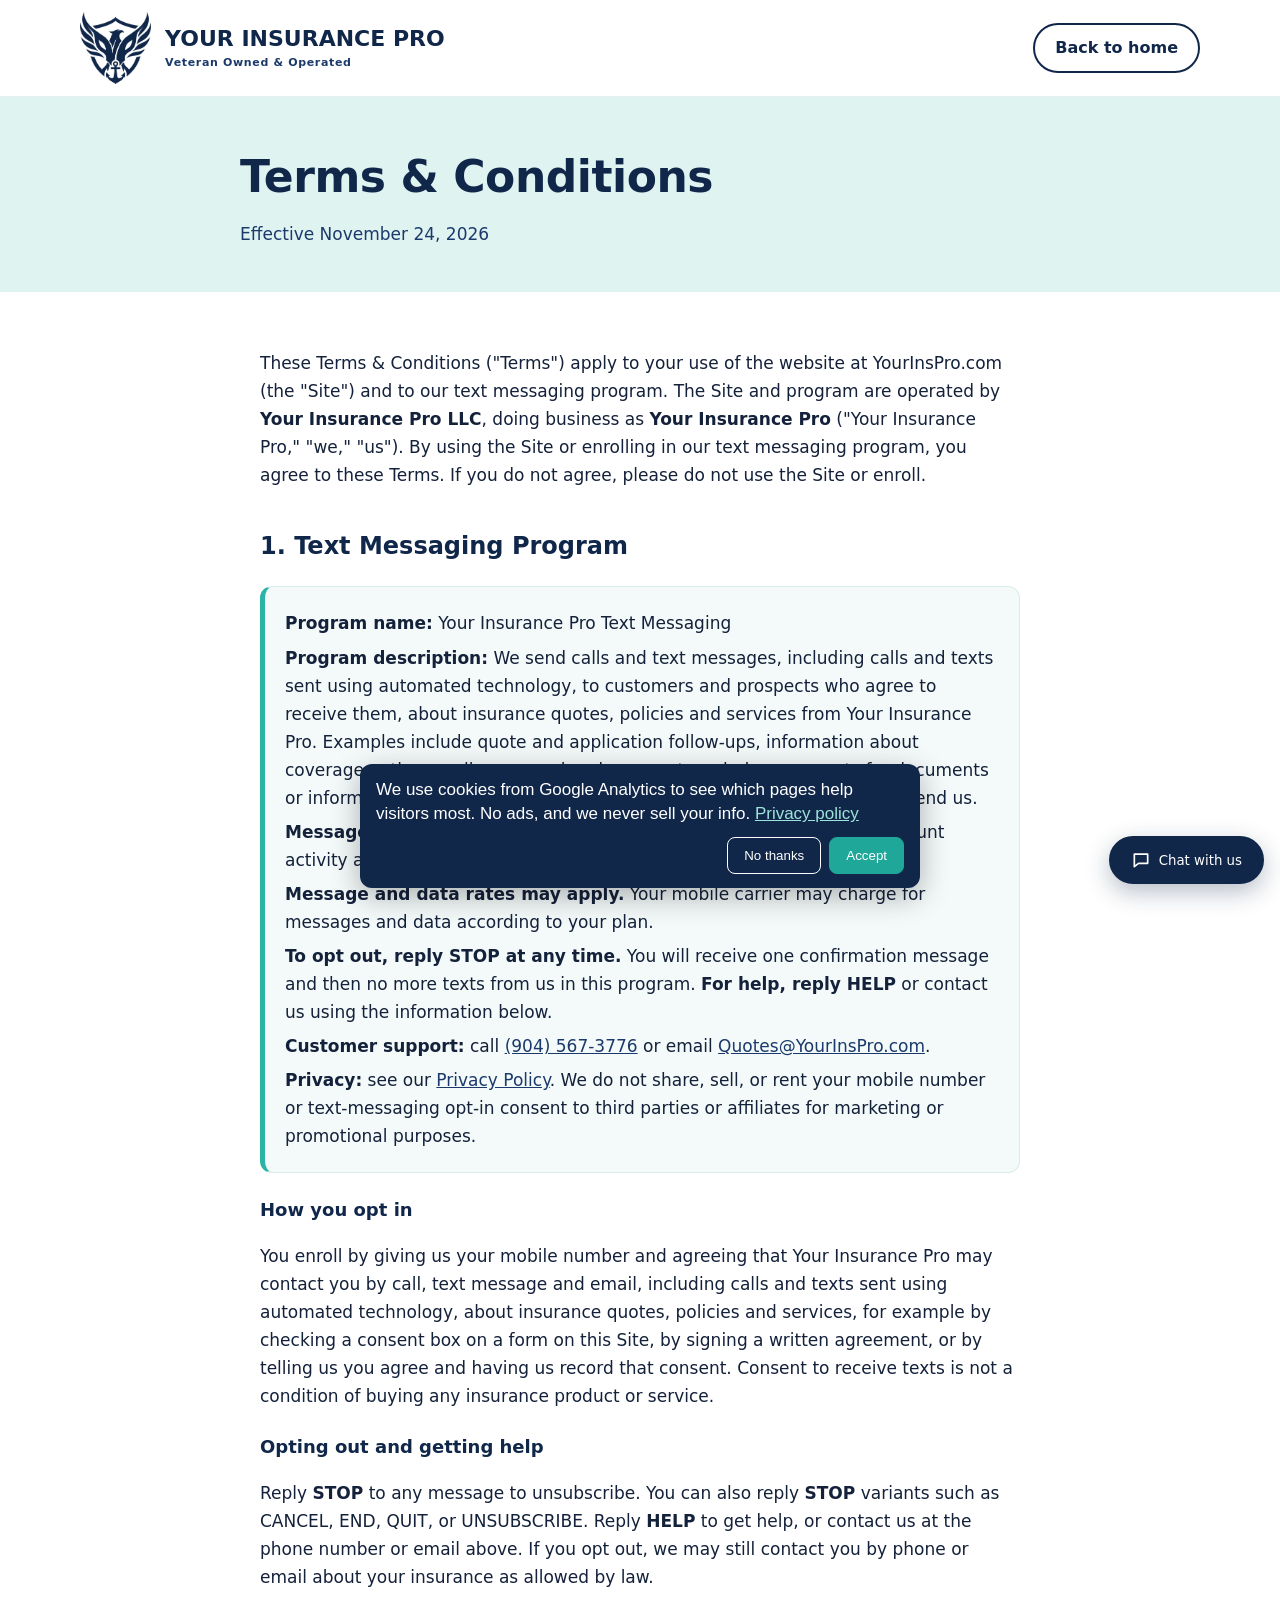
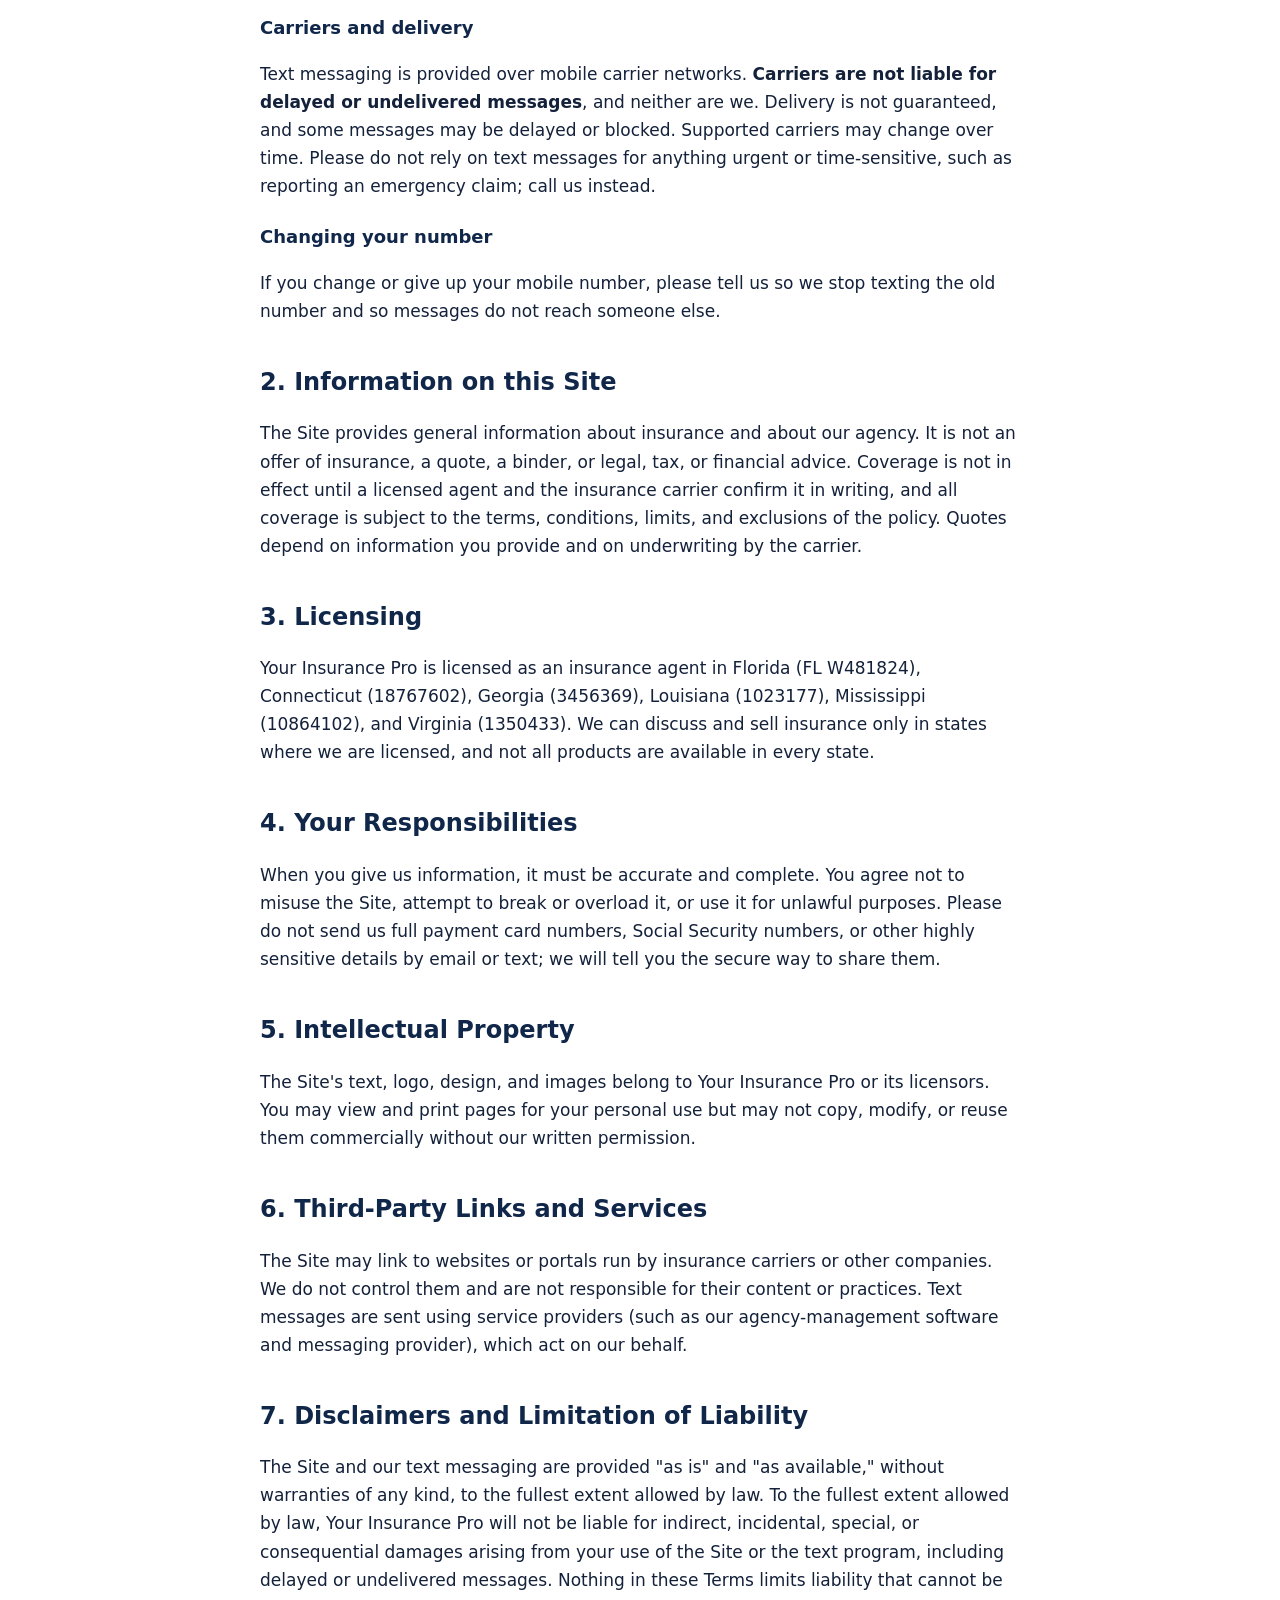
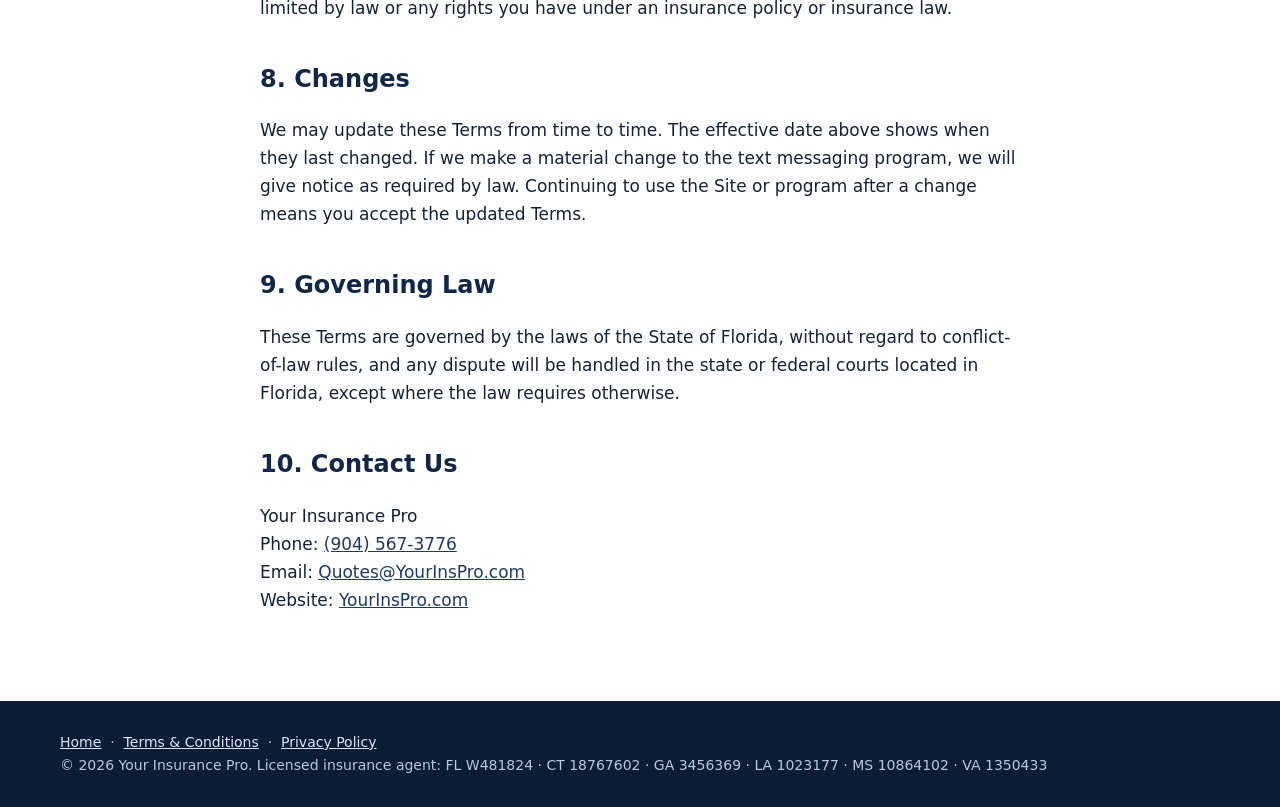
<file: terms.html>
<!doctype html>
<html lang="en">
<head>
<meta charset="utf-8">
<meta http-equiv="Content-Security-Policy" content="default-src 'self'; script-src 'self' 'unsafe-inline' https://static.cloudflareinsights.com https://www.googletagmanager.com; style-src 'self' 'unsafe-inline'; img-src 'self' data: https://*.google-analytics.com https://www.googletagmanager.com; font-src 'self'; connect-src 'self' https://formsubmit.co https://script.google.com https://script.googleusercontent.com https://cloudflareinsights.com https://*.google-analytics.com https://*.analytics.google.com https://www.googletagmanager.com; form-action 'self' https://formsubmit.co; frame-src 'none'; object-src 'none'; base-uri 'self'; upgrade-insecure-requests">
<meta name="referrer" content="strict-origin-when-cross-origin">
<script>if(top!==self){try{top.location=self.location}catch(e){document.documentElement.style.display='none'}}</script>
<link rel="canonical" href="https://yourinspro.com/terms.html">
<link rel="icon" type="image/png" href="assets/emblem.png">
<link rel="apple-touch-icon" href="assets/emblem.png">
<meta property="og:type" content="website">
<meta property="og:site_name" content="Your Insurance Pro">
<meta property="og:title" content="Terms &amp; Conditions | Your Insurance Pro">
<meta property="og:description" content="Terms and conditions for the Your Insurance Pro website and text messaging program.">
<meta property="og:url" content="https://yourinspro.com/terms.html">
<meta property="og:image" content="https://yourinspro.com/assets/logo.png">
<meta name="twitter:card" content="summary">
<meta name="viewport" content="width=device-width, initial-scale=1">
<title>Terms &amp; Conditions | Your Insurance Pro</title>
<meta name="description" content="Terms and conditions for the Your Insurance Pro website and text messaging program.">
<style>
  :root{--navy:#10274a;--navy-2:#1b3a6b;--teal:#2bb3a6;--teal-soft:#dff3f0;--mist:#f3faf9;--ink:#14213a;--muted:#5a6b85}
  *{box-sizing:border-box}
  body{margin:0;font-family:system-ui,-apple-system,"Segoe UI",Roboto,Arial,sans-serif;color:var(--ink);line-height:1.65;background:#fff}
  a{color:var(--navy-2)} a:hover{color:var(--teal)}
  header{border-bottom:1px solid #e6eef0;background:#fff}
  .bar{max-width:1160px;margin:0 auto;padding:0 20px;height:96px;display:flex;align-items:center;justify-content:space-between}
  .brand{display:flex;align-items:center;gap:14px;text-decoration:none;color:var(--navy)}
  .brand img{height:72px;width:auto}
  .brand-text{display:flex;flex-direction:column;line-height:1.1}
  .brand-text b{font-size:22px;font-weight:800}
  .brand-text small{font-size:11px;font-weight:600;letter-spacing:.06em;margin-top:5px;color:var(--navy-2)}
  .back{font-weight:700;text-decoration:none;color:var(--navy);border:2px solid var(--navy);padding:10px 20px;border-radius:999px}
  .back:hover{background:var(--navy);color:#fff}
  .hero{background:var(--teal-soft);padding:44px 20px}
  .hero div{max-width:800px;margin:0 auto}
  .hero h1{margin:0 0 6px;font-size:clamp(30px,4.4vw,44px);color:var(--navy);letter-spacing:-.01em}
  .hero p{margin:0;color:var(--navy-2)}
  main{max-width:800px;margin:0 auto;padding:40px 20px 70px}
  h2{color:var(--navy);margin:38px 0 8px;font-size:24px}
  h3{color:var(--navy);margin:22px 0 4px;font-size:18px}
  p,li{font-size:17px} li{margin:6px 0}
  .callout{background:var(--mist);border:1px solid #d9ece9;border-left:5px solid var(--teal);border-radius:12px;padding:16px 20px;margin:20px 0}
  .callout p{margin:6px 0}
  footer{background:#0b1c37;color:#b9c8dc;padding:30px 20px;font-size:14px}
  footer .in{max-width:1160px;margin:0 auto} footer a{color:#dbe7f5}
  @media(max-width:640px){.bar{height:84px}.brand img{height:56px}.brand-text b{font-size:16px}.brand-text small{font-size:8px}.back{padding:8px 14px;font-size:14px}}
</style>
</head>
<body>
<header><div class="bar">
  <a class="brand" href="/" aria-label="Your Insurance Pro home"><img src="assets/emblem.png" alt=""><span class="brand-text"><b>YOUR INSURANCE PRO</b><small>Veteran Owned &amp; Operated</small></span></a>
  <a class="back" href="/">Back to home</a>
</div></header>
<div class="hero"><div><h1>Terms &amp; Conditions</h1><p>Effective November 24, 2026</p></div></div>
<main>

<p>These Terms &amp; Conditions ("Terms") apply to your use of the website at YourInsPro.com (the "Site") and to our text messaging program. The Site and program are operated by <b>Your Insurance Pro LLC</b>, doing business as <b>Your Insurance Pro</b> ("Your Insurance Pro," "we," "us"). By using the Site or enrolling in our text messaging program, you agree to these Terms. If you do not agree, please do not use the Site or enroll.</p>

<h2>1. Text Messaging Program</h2>
<div class="callout">
<p><b>Program name:</b> Your Insurance Pro Text Messaging</p>
<p><b>Program description:</b> We send calls and text messages, including calls and texts sent using automated technology, to customers and prospects who agree to receive them, about insurance quotes, policies and services from Your Insurance Pro. Examples include quote and application follow-ups, information about coverage options, policy renewal and payment reminders, requests for documents or information, claims and service updates, and replies to questions you send us.</p>
<p><b>Message frequency:</b> Message frequency varies depending on your account activity and requests. You may receive recurring messages.</p>
<p><b>Message and data rates may apply.</b> Your mobile carrier may charge for messages and data according to your plan.</p>
<p><b>To opt out, reply STOP at any time.</b> You will receive one confirmation message and then no more texts from us in this program. <b>For help, reply HELP</b> or contact us using the information below.</p>
<p><b>Customer support:</b> call <a href="tel:9045673776">(904) 567-3776</a> or email <a href="mailto:Quotes@YourInsPro.com">Quotes@YourInsPro.com</a>.</p>
<p><b>Privacy:</b> see our <a href="privacy.html">Privacy Policy</a>. We do not share, sell, or rent your mobile number or text-messaging opt-in consent to third parties or affiliates for marketing or promotional purposes.</p>
</div>

<h3>How you opt in</h3>
<p>You enroll by giving us your mobile number and agreeing that Your Insurance Pro may contact you by call, text message and email, including calls and texts sent using automated technology, about insurance quotes, policies and services, for example by checking a consent box on a form on this Site, by signing a written agreement, or by telling us you agree and having us record that consent. Consent to receive texts is not a condition of buying any insurance product or service.</p>

<h3>Opting out and getting help</h3>
<p>Reply <b>STOP</b> to any message to unsubscribe. You can also reply <b>STOP</b> variants such as CANCEL, END, QUIT, or UNSUBSCRIBE. Reply <b>HELP</b> to get help, or contact us at the phone number or email above. If you opt out, we may still contact you by phone or email about your insurance as allowed by law.</p>

<h3>Carriers and delivery</h3>
<p>Text messaging is provided over mobile carrier networks. <b>Carriers are not liable for delayed or undelivered messages</b>, and neither are we. Delivery is not guaranteed, and some messages may be delayed or blocked. Supported carriers may change over time. Please do not rely on text messages for anything urgent or time-sensitive, such as reporting an emergency claim; call us instead.</p>

<h3>Changing your number</h3>
<p>If you change or give up your mobile number, please tell us so we stop texting the old number and so messages do not reach someone else.</p>

<h2>2. Information on this Site</h2>
<p>The Site provides general information about insurance and about our agency. It is not an offer of insurance, a quote, a binder, or legal, tax, or financial advice. Coverage is not in effect until a licensed agent and the insurance carrier confirm it in writing, and all coverage is subject to the terms, conditions, limits, and exclusions of the policy. Quotes depend on information you provide and on underwriting by the carrier.</p>

<h2>3. Licensing</h2>
<p>Your Insurance Pro is licensed as an insurance agent in Florida (FL W481824), Connecticut (18767602), Georgia (3456369), Louisiana (1023177), Mississippi (10864102), and Virginia (1350433). We can discuss and sell insurance only in states where we are licensed, and not all products are available in every state.</p>

<h2>4. Your Responsibilities</h2>
<p>When you give us information, it must be accurate and complete. You agree not to misuse the Site, attempt to break or overload it, or use it for unlawful purposes. Please do not send us full payment card numbers, Social Security numbers, or other highly sensitive details by email or text; we will tell you the secure way to share them.</p>

<h2>5. Intellectual Property</h2>
<p>The Site's text, logo, design, and images belong to Your Insurance Pro or its licensors. You may view and print pages for your personal use but may not copy, modify, or reuse them commercially without our written permission.</p>

<h2>6. Third-Party Links and Services</h2>
<p>The Site may link to websites or portals run by insurance carriers or other companies. We do not control them and are not responsible for their content or practices. Text messages are sent using service providers (such as our agency-management software and messaging provider), which act on our behalf.</p>

<h2>7. Disclaimers and Limitation of Liability</h2>
<p>The Site and our text messaging are provided "as is" and "as available," without warranties of any kind, to the fullest extent allowed by law. To the fullest extent allowed by law, Your Insurance Pro will not be liable for indirect, incidental, special, or consequential damages arising from your use of the Site or the text program, including delayed or undelivered messages. Nothing in these Terms limits liability that cannot be limited by law or any rights you have under an insurance policy or insurance law.</p>

<h2>8. Changes</h2>
<p>We may update these Terms from time to time. The effective date above shows when they last changed. If we make a material change to the text messaging program, we will give notice as required by law. Continuing to use the Site or program after a change means you accept the updated Terms.</p>

<h2>9. Governing Law</h2>
<p>These Terms are governed by the laws of the State of Florida, without regard to conflict-of-law rules, and any dispute will be handled in the state or federal courts located in Florida, except where the law requires otherwise.</p>

<h2>10. Contact Us</h2>
<p>Your Insurance Pro<br>Phone: <a href="tel:9045673776">(904) 567-3776</a><br>Email: <a href="mailto:Quotes@YourInsPro.com">Quotes@YourInsPro.com</a><br>Website: <a href="/">YourInsPro.com</a></p>

</main>
<footer><div class="in">
  <a href="/">Home</a> &nbsp;·&nbsp; <a href="terms.html">Terms &amp; Conditions</a> &nbsp;·&nbsp; <a href="privacy.html">Privacy Policy</a><br>
  © 2026 Your Insurance Pro. Licensed insurance agent: FL W481824 · CT 18767602 · GA 3456369 · LA 1023177 · MS 10864102 · VA 1350433
</div></footer>
<script src="assets/chat-widget.js" defer></script>
<script src="assets/analytics.js" defer></script>
</body>
</html>
</file>
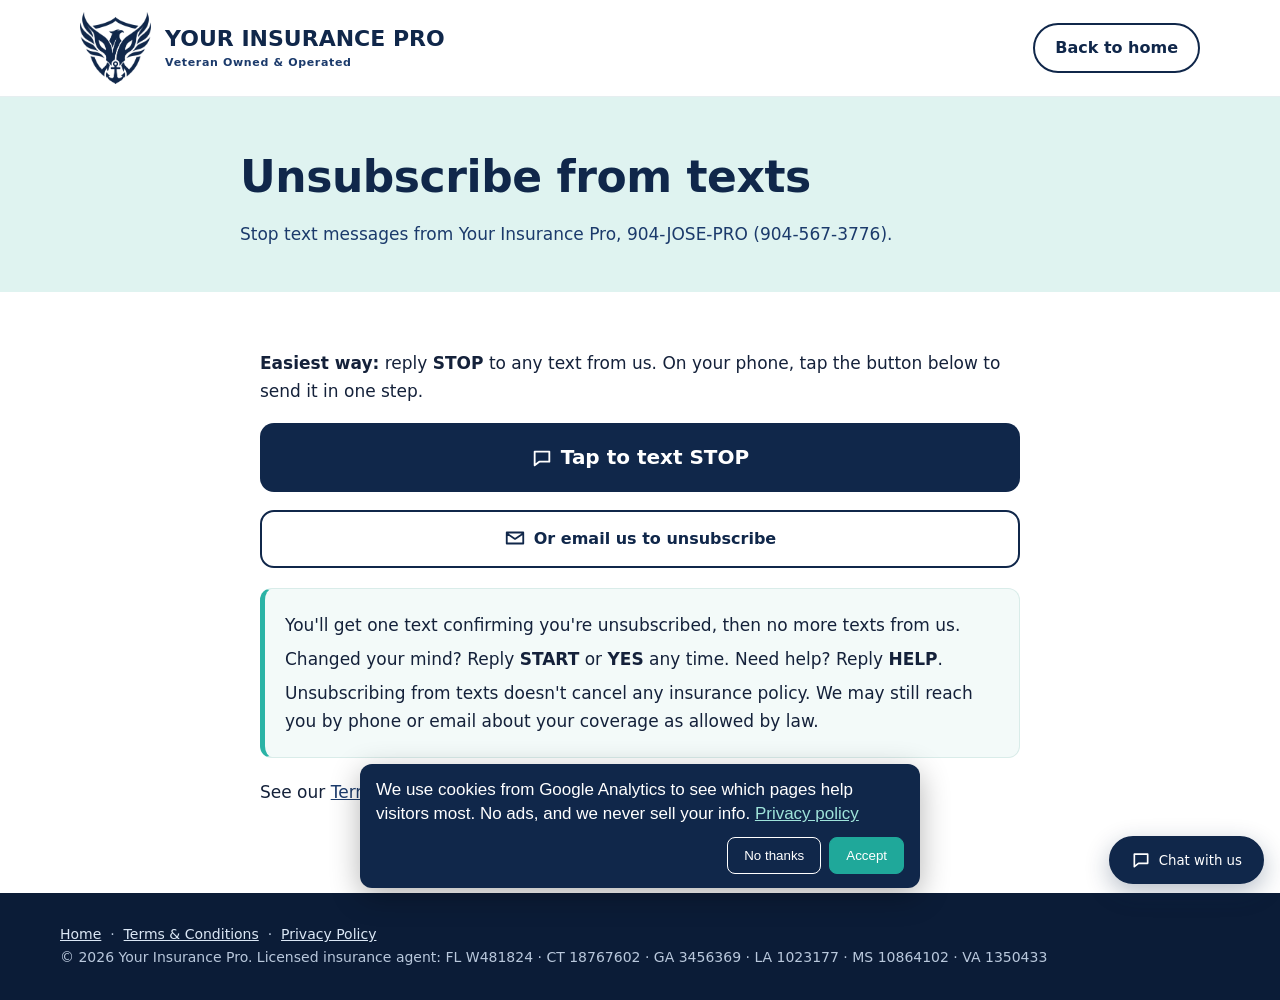
<file: unsubscribe.html>
<!doctype html>
<html lang="en">
<head>
<meta charset="utf-8">
<meta http-equiv="Content-Security-Policy" content="default-src 'self'; script-src 'self' 'unsafe-inline' https://static.cloudflareinsights.com https://www.googletagmanager.com; style-src 'self' 'unsafe-inline'; img-src 'self' data: https://*.google-analytics.com https://www.googletagmanager.com; font-src 'self'; connect-src 'self' https://formsubmit.co https://script.google.com https://script.googleusercontent.com https://cloudflareinsights.com https://*.google-analytics.com https://*.analytics.google.com https://www.googletagmanager.com; form-action 'self' https://formsubmit.co; frame-src 'none'; object-src 'none'; base-uri 'self'; upgrade-insecure-requests">
<meta name="referrer" content="strict-origin-when-cross-origin">
<script>if(top!==self){try{top.location=self.location}catch(e){document.documentElement.style.display='none'}}</script>
<link rel="canonical" href="https://yourinspro.com/unsubscribe.html">
<link rel="icon" type="image/png" href="assets/emblem.png">
<link rel="apple-touch-icon" href="assets/emblem.png">
<meta property="og:type" content="website">
<meta property="og:site_name" content="Your Insurance Pro">
<meta property="og:title" content="Unsubscribe from Texts | Your Insurance Pro">
<meta property="og:description" content="Stop receiving text messages from Your Insurance Pro.">
<meta property="og:url" content="https://yourinspro.com/unsubscribe.html">
<meta property="og:image" content="https://yourinspro.com/assets/logo.png">
<meta name="twitter:card" content="summary">
<meta name="viewport" content="width=device-width, initial-scale=1">
<title>Unsubscribe from Texts | Your Insurance Pro</title>
<meta name="description" content="Stop receiving text messages from Your Insurance Pro.">
<style>
  :root{--navy:#10274a;--navy-2:#1b3a6b;--teal:#2bb3a6;--teal-soft:#dff3f0;--mist:#f3faf9;--ink:#14213a;--muted:#5a6b85}
  *{box-sizing:border-box}
  body{margin:0;font-family:system-ui,-apple-system,"Segoe UI",Roboto,Arial,sans-serif;color:var(--ink);line-height:1.65;background:#fff}
  a{color:var(--navy-2)} a:hover{color:var(--teal)}
  header{border-bottom:1px solid #e6eef0;background:#fff}
  .bar{max-width:1160px;margin:0 auto;padding:0 20px;height:96px;display:flex;align-items:center;justify-content:space-between}
  .brand{display:flex;align-items:center;gap:14px;text-decoration:none;color:var(--navy)}
  .brand img{height:72px;width:auto}
  .brand-text{display:flex;flex-direction:column;line-height:1.1}
  .brand-text b{font-size:22px;font-weight:800}
  .brand-text small{font-size:11px;font-weight:600;letter-spacing:.06em;margin-top:5px;color:var(--navy-2)}
  .back{font-weight:700;text-decoration:none;color:var(--navy);border:2px solid var(--navy);padding:10px 20px;border-radius:999px}
  .back:hover{background:var(--navy);color:#fff}
  .hero{background:var(--teal-soft);padding:44px 20px}
  .hero div{max-width:800px;margin:0 auto}
  .hero h1{margin:0 0 6px;font-size:clamp(30px,4.4vw,44px);color:var(--navy);letter-spacing:-.01em}
  .hero p{margin:0;color:var(--navy-2)}
  main{max-width:800px;margin:0 auto;padding:40px 20px 70px}
  h2{color:var(--navy);margin:38px 0 8px;font-size:24px}
  h3{color:var(--navy);margin:22px 0 4px;font-size:18px}
  p,li{font-size:17px} li{margin:6px 0}
  .callout{background:var(--mist);border:1px solid #d9ece9;border-left:5px solid var(--teal);border-radius:12px;padding:16px 20px;margin:20px 0}
  .callout p{margin:6px 0}
  footer{background:#0b1c37;color:#b9c8dc;padding:30px 20px;font-size:14px}
  footer .in{max-width:1160px;margin:0 auto} footer a{color:#dbe7f5}
  @media(max-width:640px){.bar{height:84px}.brand img{height:56px}.brand-text b{font-size:16px}.brand-text small{font-size:8px}.back{padding:8px 14px;font-size:14px}}
  .big{display:block;text-align:center;background:var(--navy);color:#fff!important;text-decoration:none;font-weight:800;font-size:20px;padding:18px 22px;border-radius:14px;margin:18px 0}
  .big:hover{background:var(--teal)}
  .alt{display:block;text-align:center;border:2px solid var(--navy);color:var(--navy)!important;text-decoration:none;font-weight:700;padding:14px 20px;border-radius:14px}
</style>
</head>
<body>
<header><div class="bar">
  <a class="brand" href="/" aria-label="Your Insurance Pro home"><img src="assets/emblem.png" alt=""><span class="brand-text"><b>YOUR INSURANCE PRO</b><small>Veteran Owned &amp; Operated</small></span></a>
  <a class="back" href="/">Back to home</a>
</div></header>
<div class="hero"><div><h1>Unsubscribe from texts</h1><p>Stop text messages from Your Insurance Pro, 904-JOSE-PRO (904-567-3776).</p></div></div>
<main>
<p><b>Easiest way:</b> reply <b>STOP</b> to any text from us. On your phone, tap the button below to send it in one step.</p>
<a class="big" href="sms:+19045673776?body=STOP"><svg viewBox="0 0 24 24" aria-hidden="true" style="width:22px;height:22px;vertical-align:-5px;margin-right:8px"><path fill="none" stroke="currentColor" stroke-width="2" stroke-linecap="round" stroke-linejoin="round" d="M4 5h16v11H9l-5 4z"/></svg>Tap to text STOP</a>
<a class="alt" href="mailto:JLopez@YourInsPro.com?subject=Unsubscribe%20from%20texts&body=Please%20stop%20texting%20my%20number%3A%20"><svg viewBox="0 0 24 24" aria-hidden="true" style="width:22px;height:22px;vertical-align:-5px;margin-right:8px"><path fill="none" stroke="currentColor" stroke-width="2" stroke-linecap="round" stroke-linejoin="round" d="M3 6h18v12H3zM3 7l9 6 9-6"/></svg>Or email us to unsubscribe</a>
<div class="callout">
<p>You'll get one text confirming you're unsubscribed, then no more texts from us.</p>
<p>Changed your mind? Reply <b>START</b> or <b>YES</b> any time. Need help? Reply <b>HELP</b>.</p>
<p>Unsubscribing from texts doesn't cancel any insurance policy. We may still reach you by phone or email about your coverage as allowed by law.</p>
</div>
<p>See our <a href="terms.html">Terms &amp; Conditions</a> and <a href="privacy.html">Privacy Policy</a>.</p>
</main>
<footer><div class="in">
  <a href="/">Home</a> &nbsp;·&nbsp; <a href="terms.html">Terms &amp; Conditions</a> &nbsp;·&nbsp; <a href="privacy.html">Privacy Policy</a><br>
  © 2026 Your Insurance Pro. Licensed insurance agent: FL W481824 · CT 18767602 · GA 3456369 · LA 1023177 · MS 10864102 · VA 1350433
</div></footer>
<script src="assets/chat-widget.js" defer></script>
<script src="assets/analytics.js" defer></script>
</body>
</html>
</file>
